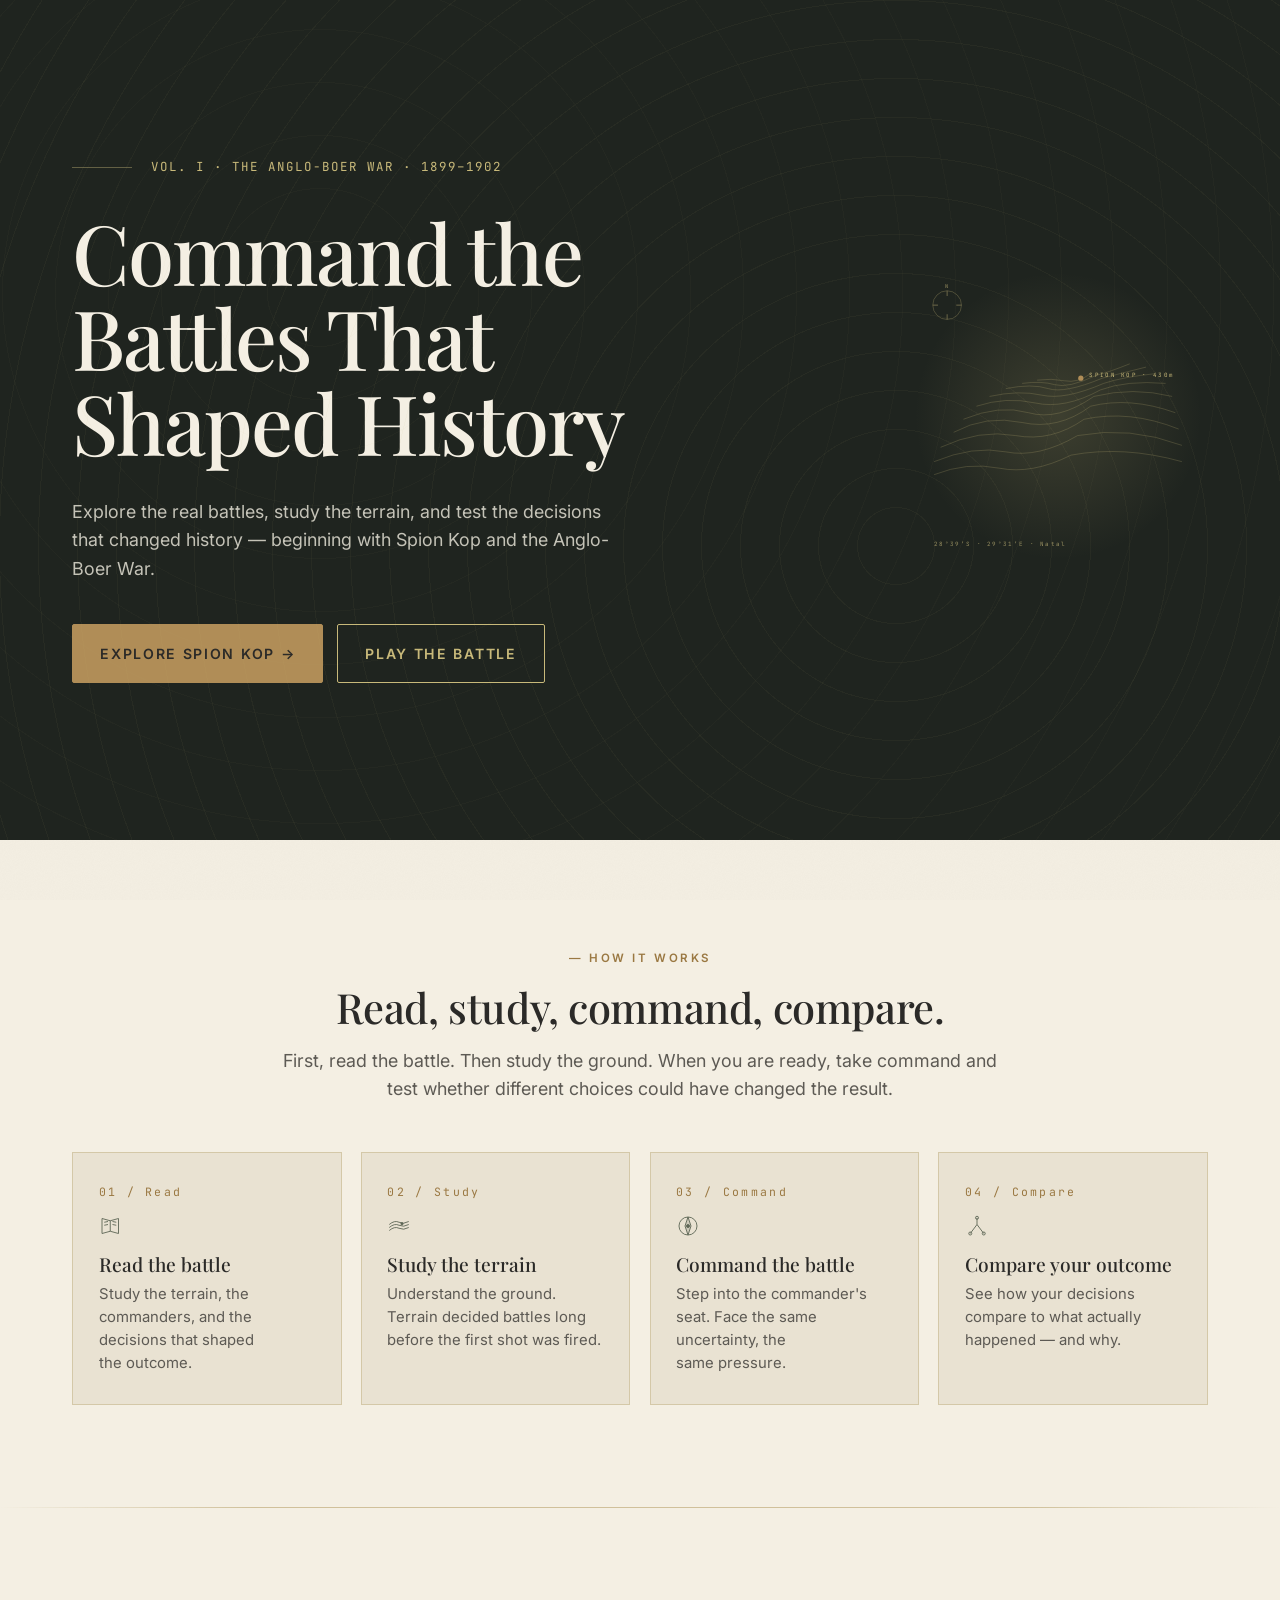
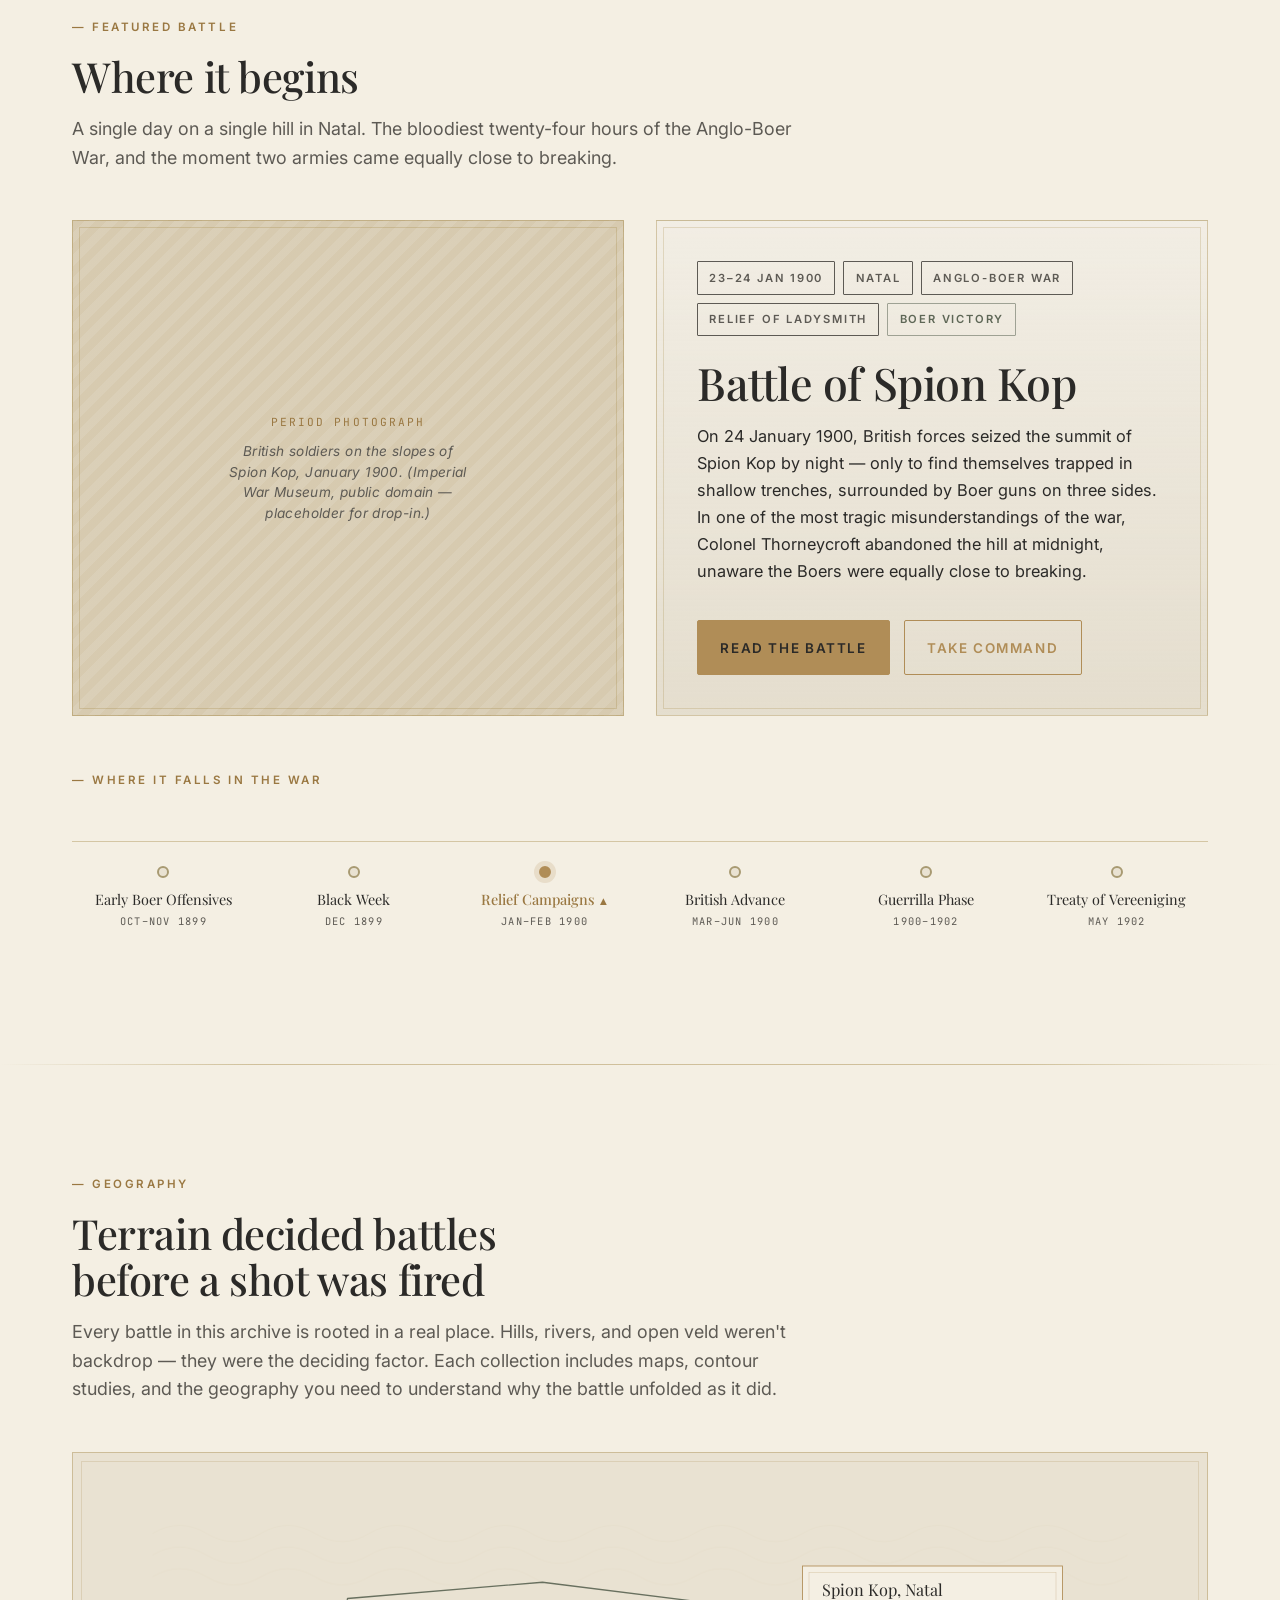
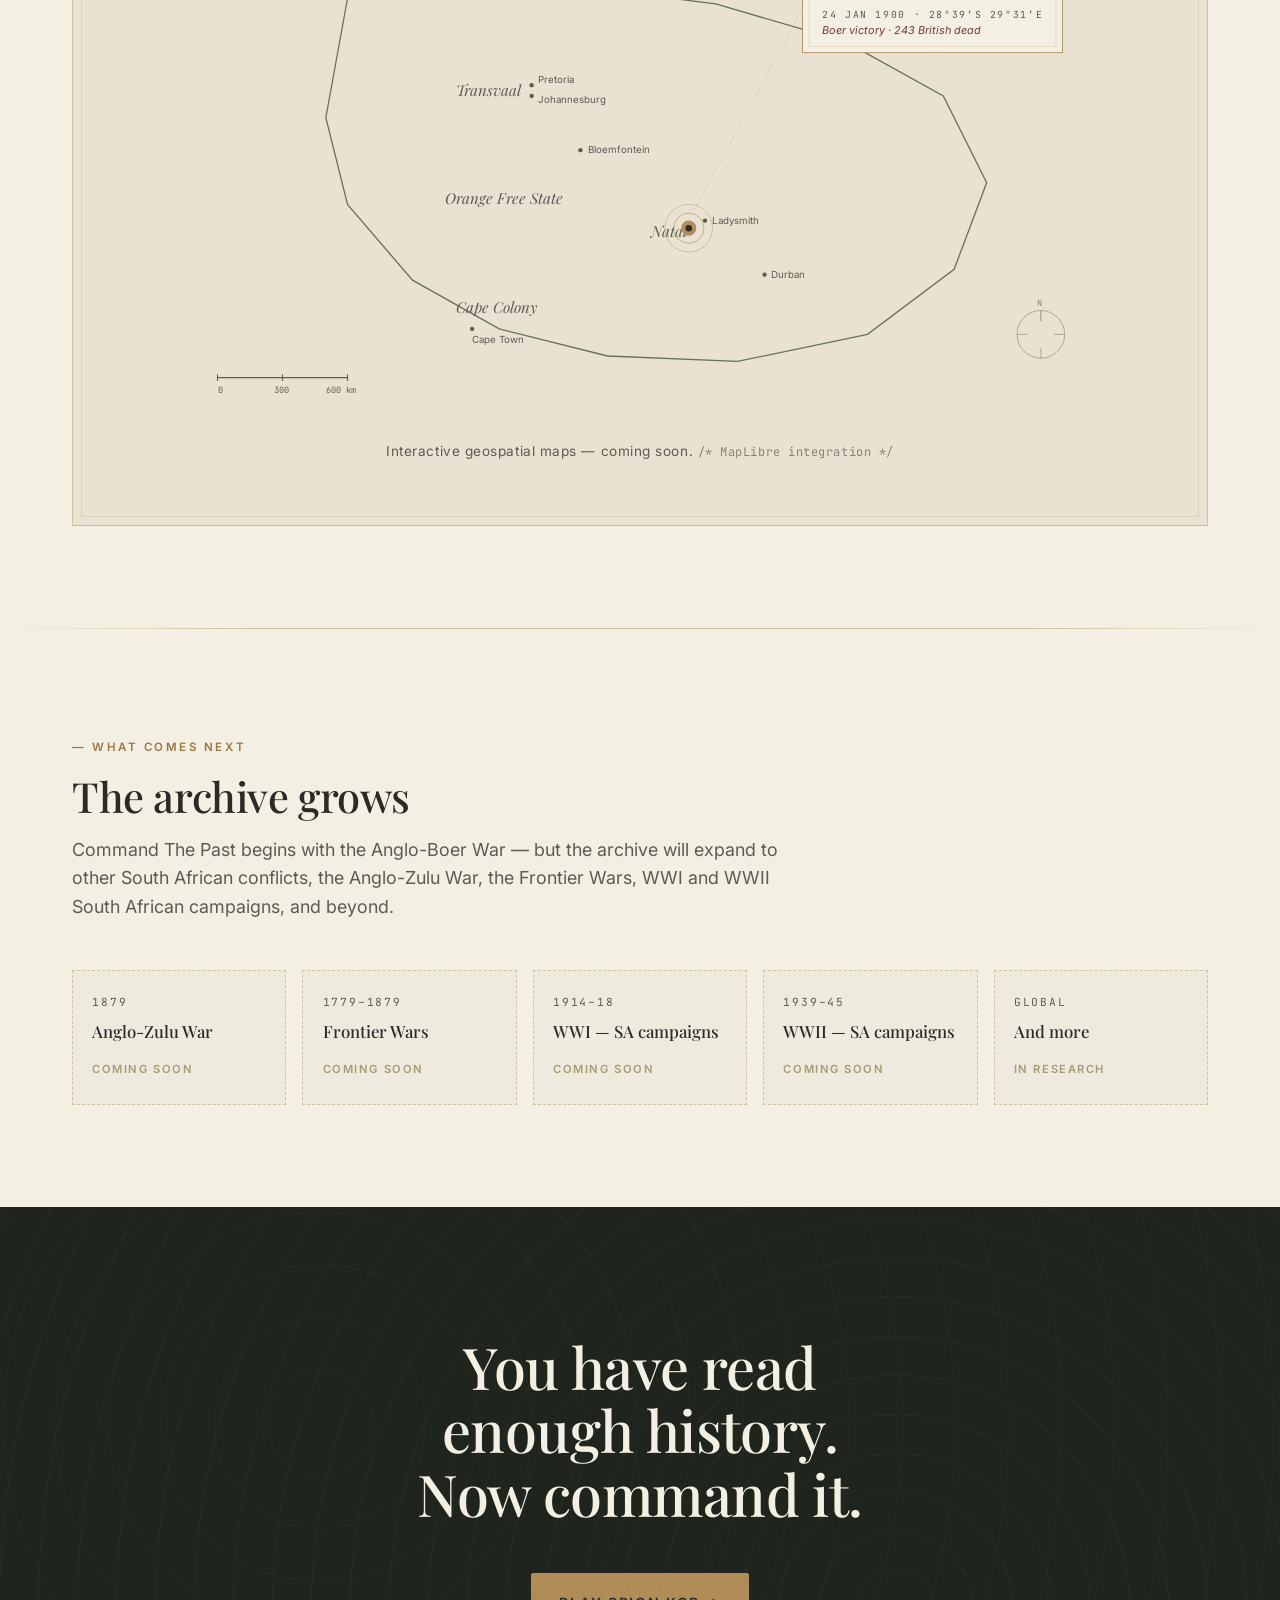
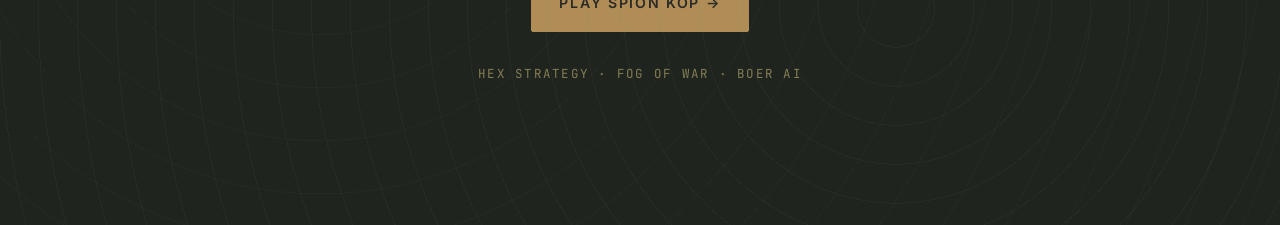
<file: index.html>
<!DOCTYPE html>
<html lang="en">
<head>
<meta charset="utf-8" />
<meta name="viewport" content="width=device-width, initial-scale=1" />
<title>Command The Past | Interactive Historical Battles</title>
<meta name="description" content="Learn the battles that shaped history, study the terrain, and test command decisions through interactive historical scenarios. Beginning with the Anglo-Boer War." />
<link rel="preconnect" href="https://fonts.googleapis.com" />
<link rel="preconnect" href="https://fonts.gstatic.com" crossorigin />
<link href="https://fonts.googleapis.com/css2?family=Playfair+Display:ital,wght@0,400;0,500;0,700;1,400&family=Cormorant+Garamond:wght@400;500;600&family=EB+Garamond:wght@400;500&family=Inter:wght@400;500;600&family=JetBrains+Mono:wght@400;500&display=swap" rel="stylesheet" />
<link rel="stylesheet" href="styles.css" />
<style>
  /* Homepage-specific */
  .hero {
    min-height: calc(100vh - 60px);
    display: flex;
    align-items: center;
    padding: 6rem 0;
  }
  .hero-grid {
    display: grid;
    grid-template-columns: 1.4fr 1fr;
    gap: 5rem;
    align-items: center;
  }
  .hero h1 {
    font-size: clamp(2.8rem, 6.5vw, 5.4rem);
    letter-spacing: -0.025em;
    line-height: 1.02;
  }
  .hero .lede {
    font-size: clamp(1.1rem, 1.4vw, 1.25rem);
    color: rgba(244,239,227,0.78);
    max-width: 52ch;
    margin: 1.5rem 0 2.5rem;
  }
  .hero-ridge {
    position: relative;
    aspect-ratio: 1/1;
    max-width: 460px;
    margin-left: auto;
  }
  .hero-ridge svg { width: 100%; height: 100%; }
  .hero-meta-line {
    display: flex;
    align-items: center;
    gap: 1.2rem;
    color: var(--gold-light);
    font-family: var(--mono);
    font-size: 0.78rem;
    letter-spacing: 0.16em;
    text-transform: uppercase;
    margin-bottom: 2rem;
  }
  .hero-meta-line .line {
    flex: 0 0 60px;
    height: 1px;
    background: var(--gold-light);
    opacity: 0.4;
  }
  @media (max-width: 880px) {
    .hero-grid { grid-template-columns: 1fr; gap: 3rem; }
    .hero-ridge { max-width: 320px; margin: 0 auto; }
  }

  /* ============================================================
     Tweakable controls — Voice, Hero, Aesthetic mood
     ============================================================ */

  /* Voice: show only the active variant of any [data-voice-content] */
  [data-voice-content] { display: none; }
  body[data-voice="editorial"] [data-voice-content="editorial"],
  body[data-voice="briefing"] [data-voice-content="briefing"],
  body[data-voice="reverent"] [data-voice-content="reverent"] { display: block; }

  /* Hero composition: show only the active hero artwork */
  [data-hero-art] { display: none; }
  body[data-hero="topo"] [data-hero-art="topo"],
  body[data-hero="rollcall"] [data-hero-art="rollcall"],
  body[data-hero="map"] [data-hero-art="map"] { display: block; }

  /* ----- Roll Call hero ----- */
  .hero-rollcall {
    aspect-ratio: 3/4;
    max-width: 360px;
    margin-left: auto;
    padding: 2.5rem 2rem;
    border: 1px solid rgba(200,185,122,0.35);
    outline: 1px solid rgba(200,185,122,0.15);
    outline-offset: -8px;
    background: rgba(0,0,0,0.18);
    display: flex;
    flex-direction: column;
    justify-content: center;
  }
  .hero-rollcall .head {
    font-family: var(--mono);
    font-size: 0.7rem;
    letter-spacing: 0.22em;
    text-transform: uppercase;
    color: var(--gold-light);
    opacity: 0.7;
    margin-bottom: 0.5rem;
    text-align: center;
  }
  .hero-rollcall .head .line {
    display: block;
    height: 1px; width: 30%; margin: 0.6rem auto 1.2rem;
    background: var(--gold-light);
    opacity: 0.45;
  }
  .hero-rollcall ol {
    list-style: none;
    padding: 0;
    margin: 0;
    color: var(--parchment);
    text-align: center;
  }
  .hero-rollcall ol li {
    padding: 0.45rem 0;
    border-bottom: 1px dashed rgba(200,185,122,0.18);
    font-family: var(--serif);
    font-size: 1.05rem;
    font-style: italic;
    letter-spacing: 0.01em;
  }
  .hero-rollcall ol li:last-child { border-bottom: 0; }
  .hero-rollcall ol li small {
    display: block;
    font-family: var(--mono);
    font-style: normal;
    font-size: 0.62rem;
    letter-spacing: 0.18em;
    text-transform: uppercase;
    color: var(--khaki);
    margin-top: 0.15rem;
  }
  .hero-rollcall .foot {
    margin-top: 1.2rem;
    font-family: var(--mono);
    font-size: 0.66rem;
    letter-spacing: 0.18em;
    text-transform: uppercase;
    color: var(--khaki);
    text-align: center;
    opacity: 0.7;
  }

  /* ----- Field Map hero ----- */
  .hero-map { aspect-ratio: 1/1; max-width: 460px; margin-left: auto; }
  .hero-map svg { width: 100%; height: 100%; display: block; }

  /* ============================================================
     Aesthetic moods
     ============================================================ */

  /* Atlas (default) — no change */

  /* Field Dispatch — dark on dark, briefing-paper feel everywhere */
  body[data-mood="dispatch"] {
    background: #181c18;
    color: var(--parchment);
  }
  body[data-mood="dispatch"]::before {
    opacity: 0.5;
    mix-blend-mode: overlay;
  }
  body[data-mood="dispatch"] section:not(.command):not(.final-cta) { background: transparent; }
  body[data-mood="dispatch"] h1,
  body[data-mood="dispatch"] h2,
  body[data-mood="dispatch"] h3 { color: var(--parchment); }
  body[data-mood="dispatch"] .lede { color: rgba(244,239,227,0.7); }
  body[data-mood="dispatch"] .eyebrow { color: var(--gold-light); }
  body[data-mood="dispatch"] .section-divider {
    background: linear-gradient(to right, transparent, rgba(200,185,122,0.4) 20%, rgba(200,185,122,0.4) 80%, transparent);
  }
  body[data-mood="dispatch"] .card-paper,
  body[data-mood="dispatch"] .how-card,
  body[data-mood="dispatch"] .map-preview,
  body[data-mood="dispatch"] .future-card {
    background: rgba(244,239,227,0.04);
    border-color: rgba(200,185,122,0.22);
    color: var(--parchment);
    outline-color: rgba(200,185,122,0.1);
  }
  body[data-mood="dispatch"] .featured-card h2,
  body[data-mood="dispatch"] .how-card h4,
  body[data-mood="dispatch"] .future-card h5 { color: var(--parchment); }
  body[data-mood="dispatch"] .how-card p,
  body[data-mood="dispatch"] .featured-card p { color: rgba(244,239,227,0.7); }
  body[data-mood="dispatch"] .timeline-node .label { color: var(--parchment); }
  body[data-mood="dispatch"] .timeline-node .dot { background: #181c18; border-color: var(--khaki); }
  body[data-mood="dispatch"] .stamp { color: var(--gold-light); border-color: rgba(200,185,122,0.45); }
  body[data-mood="dispatch"] .stamp.boer { color: #9ec79e; border-color: rgba(158,199,158,0.45); }
  body[data-mood="dispatch"] .image-slot {
    background:
      repeating-linear-gradient(135deg, rgba(200,185,122,0.07), rgba(200,185,122,0.07) 8px, rgba(200,185,122,0.02) 8px, rgba(200,185,122,0.02) 16px),
      rgba(244,239,227,0.04);
    color: var(--gold-light);
    border-color: rgba(200,185,122,0.25);
  }
  body[data-mood="dispatch"] .image-slot .label { color: var(--gold-light); }
  body[data-mood="dispatch"] .image-slot .desc { color: rgba(244,239,227,0.55); }
  body[data-mood="dispatch"] .image-slot::before { border-color: rgba(200,185,122,0.18); }
  body[data-mood="dispatch"] .map-svg rect[fill="#e9e2d2"],
  body[data-mood="dispatch"] .map-svg path[fill="#e9e2d2"] { fill: #2a312a; }
  body[data-mood="dispatch"] .map-svg text { fill: rgba(244,239,227,0.8); }
  body[data-mood="dispatch"] .btn-secondary {
    color: var(--gold-light);
    border-color: var(--gold-light);
  }

  /* Memorial — cool grey, solemn, minimal */
  body[data-mood="memorial"] {
    background: #ebe9e4;
    --paper: #f4f2ed;
    --paper-deep: #dedbd3;
    --ink: #2a2c30;
    --muted: #5b5e64;
    --brass: #6f7480;
    --brass-deep: #4b4f59;
    --gold: #6f7480;
    --gold-light: #c5c8d0;
    --serif: 'EB Garamond', Georgia, serif;
    --section-y: clamp(6.5rem, 11vw, 10rem);
  }
  body[data-mood="memorial"]::before { opacity: 0.18; }
  body[data-mood="memorial"] .command { background: #1b1d22; }
  body[data-mood="memorial"] .contour-bg { display: none; }
  body[data-mood="memorial"] .stamp,
  body[data-mood="memorial"] .stamp.command-stamp { border-color: rgba(91,94,100,0.35); color: var(--muted); }
  body[data-mood="memorial"] .section-divider {
    background: linear-gradient(to right, transparent, rgba(91,94,100,0.4) 20%, rgba(91,94,100,0.4) 80%, transparent);
  }
  body[data-mood="memorial"] .how-card,
  body[data-mood="memorial"] .featured-card,
  body[data-mood="memorial"] .future-card,
  body[data-mood="memorial"] .map-preview {
    border-color: rgba(91,94,100,0.2);
    outline-color: rgba(91,94,100,0.12);
    box-shadow: none;
  }
  body[data-mood="memorial"] .btn-primary {
    background: var(--ink);
    color: var(--paper);
    border-color: var(--ink);
  }
  body[data-mood="memorial"] .btn-primary:hover { background: var(--brass-deep); border-color: var(--brass-deep); }
  body[data-mood="memorial"] .btn-secondary { color: var(--ink); border-color: var(--ink); }
  body[data-mood="memorial"] .hero-meta-line { color: rgba(244,239,227,0.55); }
  body[data-mood="memorial"] .hero-meta-line .line { background: rgba(244,239,227,0.4); }
  body[data-mood="memorial"] .timeline-node .dot { border-color: var(--muted); }
  body[data-mood="memorial"] .timeline-node.active .dot {
    background: var(--ink); border-color: var(--ink);
    box-shadow: 0 0 0 6px rgba(42,44,48,0.1);
  }
  body[data-mood="memorial"] .timeline-node.active .label { color: var(--ink); }
  body[data-mood="memorial"] .image-slot {
    background:
      repeating-linear-gradient(135deg, rgba(91,94,100,0.06), rgba(91,94,100,0.06) 8px, rgba(91,94,100,0.02) 8px, rgba(91,94,100,0.02) 16px),
      var(--paper);
  }
  body[data-mood="memorial"] .map-svg path[fill="#e9e2d2"] { fill: #d8d5cd; }
  body[data-mood="memorial"] .map-svg path[stroke="#5e6756"] { stroke: #6f7480; }
  body[data-mood="memorial"] .map-svg circle[fill="#b08d57"] { fill: #4b4f59; }

  /* ============================================================
     Tweaks panel — rich, multi-control
     ============================================================ */

  #tweaks-toggle-rich {
    position: fixed;
    bottom: 1.25rem; right: 1.25rem;
    z-index: 99;
    background: var(--command);
    color: var(--gold-light);
    border: 1px solid rgba(200,185,122,0.4);
    padding: 0.7rem 1rem;
    font-family: var(--sans);
    font-size: 0.74rem;
    font-weight: 600;
    letter-spacing: 0.14em;
    text-transform: uppercase;
    cursor: pointer;
    display: inline-flex;
    align-items: center;
    gap: 0.6rem;
    border-radius: 1px;
  }
  #tweaks-toggle-rich .dot {
    width: 7px; height: 7px; border-radius: 50%;
    background: var(--brass);
  }
  #tweaks-panel-rich {
    position: fixed;
    bottom: 5rem; right: 1.25rem;
    z-index: 100;
    width: 320px;
    background: var(--command);
    color: var(--parchment);
    border: 1px solid rgba(200,185,122,0.4);
    outline: 1px solid rgba(200,185,122,0.18);
    outline-offset: -6px;
    box-shadow: 0 18px 50px rgba(0,0,0,0.45);
    display: none;
  }
  #tweaks-panel-rich.open { display: block; }
  #tweaks-panel-rich .tp-head {
    display: flex;
    justify-content: space-between;
    align-items: center;
    padding: 1rem 1.2rem 0.7rem;
    border-bottom: 1px solid rgba(200,185,122,0.18);
  }
  #tweaks-panel-rich .tp-head h6 {
    font-family: var(--serif);
    font-size: 1.05rem;
    margin: 0;
    color: var(--parchment);
  }
  #tweaks-panel-rich .tp-head .sub {
    font-family: var(--mono);
    font-size: 0.62rem;
    letter-spacing: 0.18em;
    text-transform: uppercase;
    color: var(--gold-light);
    opacity: 0.7;
    display: block;
    margin-top: 0.15rem;
  }
  #tweaks-panel-rich .close-x {
    background: transparent; border: 0; color: var(--gold-light);
    font-size: 1.2rem; cursor: pointer; padding: 0 0.2rem;
  }
  #tweaks-panel-rich .tp-section {
    padding: 0.95rem 1.2rem 1.1rem;
    border-bottom: 1px solid rgba(200,185,122,0.12);
  }
  #tweaks-panel-rich .tp-section:last-child { border-bottom: 0; }
  #tweaks-panel-rich .tp-label {
    font-family: var(--mono);
    font-size: 0.66rem;
    letter-spacing: 0.2em;
    text-transform: uppercase;
    color: var(--gold-light);
    opacity: 0.75;
    margin-bottom: 0.7rem;
    display: flex;
    justify-content: space-between;
    align-items: baseline;
  }
  #tweaks-panel-rich .tp-label .hint {
    font-family: var(--serif);
    font-style: italic;
    text-transform: none;
    font-size: 0.72rem;
    letter-spacing: 0;
    color: rgba(244,239,227,0.55);
  }
  #tweaks-panel-rich .opt-row {
    display: grid;
    grid-template-columns: repeat(3, 1fr);
    gap: 0.4rem;
  }
  #tweaks-panel-rich .opt {
    padding: 0.55rem 0.4rem;
    background: rgba(244,239,227,0.04);
    border: 1px solid rgba(200,185,122,0.25);
    color: rgba(244,239,227,0.7);
    font-family: var(--sans);
    font-size: 0.72rem;
    font-weight: 500;
    letter-spacing: 0.04em;
    cursor: pointer;
    text-align: center;
    transition: all 0.15s;
    border-radius: 1px;
    line-height: 1.3;
  }
  #tweaks-panel-rich .opt small {
    display: block;
    font-family: var(--mono);
    font-size: 0.58rem;
    letter-spacing: 0.14em;
    text-transform: uppercase;
    opacity: 0.55;
    margin-bottom: 0.18rem;
  }
  #tweaks-panel-rich .opt:hover {
    border-color: var(--brass);
    color: var(--parchment);
  }
  #tweaks-panel-rich .opt.active {
    background: var(--brass);
    color: var(--ink);
    border-color: var(--brass);
  }
  #tweaks-panel-rich .opt.active small { opacity: 0.7; }
  #tweaks-panel-rich .tp-foot {
    padding: 0.7rem 1.2rem;
    font-family: var(--mono);
    font-size: 0.62rem;
    letter-spacing: 0.14em;
    text-transform: uppercase;
    color: rgba(244,239,227,0.45);
    display: flex;
    justify-content: space-between;
    align-items: center;
  }
  #tweaks-panel-rich .tp-foot button {
    background: transparent;
    border: 1px solid rgba(200,185,122,0.3);
    color: var(--gold-light);
    padding: 0.35rem 0.6rem;
    font-family: var(--mono);
    font-size: 0.62rem;
    letter-spacing: 0.14em;
    text-transform: uppercase;
    cursor: pointer;
    border-radius: 1px;
  }
  #tweaks-panel-rich .tp-foot button:hover { background: rgba(200,185,122,0.1); }

  /* Featured battle */
  .featured-grid {
    display: flex;
    flex-direction: column;
    gap: 2rem;
  }
  .featured-image {
    width: 100%;
    min-height: 300px;
    max-height: 420px;
  }
  .featured-card {
    padding: 2rem;
    display: flex;
    flex-direction: column;
    justify-content: center;
  }
  .featured-card h2 { font-size: clamp(2rem, 3.5vw, 2.8rem); margin-bottom: 1rem; }

  /* How it works */
  .how-grid {
    display: grid;
    grid-template-columns: repeat(4, 1fr);
    gap: 1.2rem;
  }
  .how-card {
    padding: 1.8rem 1.6rem;
    background: var(--paper);
    border: 1px solid rgba(139,105,20,0.22);
    position: relative;
    transition: transform 0.25s, box-shadow 0.25s;
  }
  .how-card:hover { transform: translateY(-3px); box-shadow: 0 10px 30px rgba(0,0,0,0.06); }
  .how-card .num {
    font-family: var(--mono);
    font-size: 0.72rem;
    letter-spacing: 0.2em;
    color: var(--brass-deep);
  }
  .how-card .ico { margin: 0.8rem 0 1rem; width: 24px; height: 24px; min-width: 24px; min-height: 24px; max-width: 24px; max-height: 24px; color: var(--olive); display: block; flex-shrink: 0; }
  .how-card h4 { font-family: var(--serif); font-size: 1.2rem; text-transform: none; letter-spacing: 0; font-weight: 500; margin-bottom: 0.5rem; }
  .how-card p { color: var(--muted); font-size: 0.93rem; line-height: 1.55; margin: 0; }
  @media (max-width: 980px) { .how-grid { grid-template-columns: repeat(2, 1fr); } }
  @media (max-width: 560px) { .how-grid { grid-template-columns: 1fr; } }

  /* Timeline */
  .war-timeline {
    position: relative;
    padding: 2rem 0;
    overflow-x: auto;
  }
  .timeline-rail {
    display: grid;
    grid-template-columns: repeat(6, 1fr);
    position: relative;
    min-width: 560px;
    border-top: 1px solid rgba(139,105,20,0.3);
    padding-top: 1.5rem;
    gap: 0.5rem;
  }
  .timeline-node {
    text-align: center;
    position: relative;
    padding: 0 0.5rem;
  }
  .timeline-node .dot {
    width: 12px; height: 12px; border-radius: 50%;
    background: var(--paper);
    border: 2px solid var(--khaki);
    margin: 0 auto 0.75rem;
    position: relative;
    z-index: 2;
  }
  .timeline-node.active .dot {
    background: var(--brass);
    border-color: var(--brass);
    box-shadow: 0 0 0 5px rgba(176,141,87,0.18);
  }
  .timeline-node .label {
    font-family: var(--serif);
    font-size: 0.9rem;
    color: var(--ink);
    line-height: 1.3;
  }
  .timeline-node.active .label { color: var(--brass-deep); font-weight: 500; }
  .timeline-node .date {
    font-family: var(--mono);
    font-size: 0.65rem;
    letter-spacing: 0.12em;
    text-transform: uppercase;
    color: var(--muted);
    margin-top: 0.25rem;
  }
  .timeline-node.active .label { color: var(--brass-deep); font-weight: 500; }
  @media (max-width: 880px) {
    .war-timeline { overflow-x: auto; padding-bottom: 1rem; }
    .timeline-rail { min-width: 800px; }
  }

  /* Map preview */
  .map-preview {
    background: var(--paper);
    border: 1px solid rgba(139,105,20,0.3);
    outline: 1px solid rgba(139,105,20,0.15);
    outline-offset: -10px;
    padding: 3rem;
    position: relative;
  }
  .map-svg { width: 100%; height: auto; max-height: 520px; display: block; }

  /* Future collections */
  .future-grid {
    display: grid;
    grid-template-columns: repeat(5, 1fr);
    gap: 1rem;
  }
  .future-card {
    padding: 1.4rem 1.2rem;
    background: rgba(0,0,0,0.02);
    border: 1px dashed rgba(139,105,20,0.3);
    text-align: left;
  }
  .future-card h5 {
    font-family: var(--serif);
    font-size: 1.05rem;
    margin: 0.4rem 0 0.3rem;
    text-transform: none;
    letter-spacing: 0;
    color: var(--ink);
    font-weight: 500;
  }
  .future-card .meta {
    font-family: var(--mono);
    font-size: 0.7rem;
    letter-spacing: 0.16em;
    text-transform: uppercase;
    color: var(--muted);
  }
  .future-card .soon {
    display: inline-block;
    margin-top: 0.6rem;
    font-size: 0.7rem;
    font-weight: 600;
    letter-spacing: 0.14em;
    text-transform: uppercase;
    color: var(--khaki);
  }
  @media (max-width: 980px) { .future-grid { grid-template-columns: repeat(2, 1fr); } }

  /* Final CTA */
  .final-cta {
    text-align: center;
    padding: 8rem 0;
  }
  .final-cta h2 {
    font-size: clamp(2.2rem, 5vw, 3.6rem);
    max-width: 18ch;
    margin: 0 auto 2rem;
  }
</style>
</head>
<body data-screen-label="01 Homepage" data-skip-default-tweaks>

<div id="site-header"></div>

<!-- Hero -->
<section class="command hero">
  <div class="contour-bg"></div>
  <div class="container">
    <div class="hero-grid">
      <div>
        <div class="hero-meta-line fade-up">
          <span class="line"></span>
          <span>Vol. I · The Anglo-Boer War · 1899–1902</span>
        </div>
        <h1 class="fade-up d1">Command the Battles That Shaped History</h1>
        <p class="lede fade-up d2">
          Explore the real battles, study the terrain, and test the decisions
          that changed history — beginning with Spion Kop and the Anglo-Boer War.
        </p>
        <div class="btn-row fade-up d3">
          <a href="spion-kop.html" class="btn btn-primary btn-lg">Explore Spion Kop →</a>
          <a href="spion-kop-play.html" class="btn btn-secondary btn-lg">Play the Battle</a>
        </div>
      </div>
      <div class="hero-ridge fade-up d2" aria-hidden="true">
        <svg viewBox="0 0 460 460">
          <defs>
            <radialGradient id="ridgeGlow" cx="50%" cy="50%" r="50%">
              <stop offset="0%" stop-color="rgba(200,185,122,0.18)" />
              <stop offset="100%" stop-color="rgba(200,185,122,0)" />
            </radialGradient>
          </defs>
          <circle cx="230" cy="230" r="220" fill="url(#ridgeGlow)"/>
          <!-- Contour rings -->
          <g fill="none" stroke="#c8b97a" stroke-width="0.6" opacity="0.55">
            <path d="M40,320 Q90,300 140,310 T250,290 Q330,275 420,300" />
            <path d="M40,300 Q100,275 150,285 T260,260 Q340,245 420,275" />
            <path d="M50,278 Q110,250 165,260 T270,235 Q340,220 415,250" />
            <path d="M70,255 Q120,228 175,240 T280,215 Q340,200 410,225" />
            <path d="M85,235 Q140,212 185,225 T285,200 Q345,185 405,200" />
            <path d="M105,215 Q150,200 195,210 T295,190 Q335,175 395,180" />
            <path d="M125,200 Q170,190 205,198 T300,180 Q330,170 380,165" />
            <path d="M150,188 Q190,180 215,188 T298,172 Q325,165 365,155" />
            <path d="M175,180 Q205,176 225,182 T288,168 Q310,162 340,150" />
            <path d="M198,175 Q220,172 240,176 T280,165" />
          </g>
          <!-- Summit dot -->
          <circle cx="265" cy="172" r="4" fill="#b08d57"/>
          <text x="278" y="170" font-family="JetBrains Mono, monospace" font-size="9"
            letter-spacing="2" fill="#c8b97a">SPION KOP · 430m</text>
          <!-- Compass mark -->
          <g transform="translate(60,60)" stroke="#c8b97a" fill="none" opacity="0.7">
            <circle r="22" stroke-width="0.6"/>
            <line x1="0" y1="-22" x2="0" y2="-14" />
            <text x="-4" y="-26" font-family="JetBrains Mono, monospace" font-size="8" fill="#c8b97a" stroke="none">N</text>
            <line x1="0" y1="14" x2="0" y2="22" />
            <line x1="-22" y1="0" x2="-14" y2="0" />
            <line x1="14" y1="0" x2="22" y2="0" />
          </g>
          <!-- Coordinate label -->
          <text x="40" y="430" font-family="JetBrains Mono, monospace" font-size="9"
            letter-spacing="2" fill="rgba(200,185,122,0.7)">28°39′S · 29°31′E · Natal</text>
        </svg>
      </div>
    </div>
  </div>
</section>

<!-- How it works -->
<section data-reveal>
  <div class="container">
    <div class="section-head centered">
      <div class="eyebrow">— How It Works</div>
      <h2>Read, study, command, compare.</h2>
      <p class="lede">First, read the battle. Then study the ground. When you are ready, take command and test whether different choices could have changed the result.</p>
    </div>

    <div class="how-grid">
      <article class="how-card">
        <div class="num">01 / Read</div>
        <svg class="ico" viewBox="0 0 32 32" width="24" height="24" fill="none" stroke="currentColor" stroke-width="1.2" aria-hidden="true">
          <path d="M4 6 L4 26 L15 23 L26 26 L26 6 L15 9 Z" />
          <line x1="15" y1="9" x2="15" y2="23" />
          <line x1="7" y1="11" x2="12" y2="10" />
          <line x1="7" y1="15" x2="12" y2="14" />
          <line x1="18" y1="10" x2="23" y2="11" />
          <line x1="18" y1="14" x2="23" y2="15" />
        </svg>
        <h4>Read the battle</h4>
        <p>Study the terrain, the commanders, and the decisions that shaped the outcome.</p>
      </article>

      <article class="how-card">
        <div class="num">02 / Study</div>
        <svg class="ico" viewBox="0 0 32 32" width="24" height="24" fill="none" stroke="currentColor" stroke-width="1.2" aria-hidden="true">
          <path d="M3 22 Q10 16 16 19 T29 18" />
          <path d="M3 18 Q10 12 16 15 T29 14" />
          <path d="M3 14 Q10 8 16 11 T29 10" />
          <circle cx="20" cy="13" r="1.5" fill="currentColor"/>
        </svg>
        <h4>Study the terrain</h4>
        <p>Understand the ground. Terrain decided battles long before the first shot was fired.</p>
      </article>

      <article class="how-card">
        <div class="num">03 / Command</div>
        <svg class="ico" viewBox="0 0 32 32" width="24" height="24" fill="none" stroke="currentColor" stroke-width="1.2" aria-hidden="true">
          <circle cx="16" cy="16" r="12" />
          <path d="M16 4 L20 16 L16 28 L12 16 Z" fill="currentColor" fill-opacity="0.2" />
          <circle cx="16" cy="16" r="2" fill="currentColor"/>
        </svg>
        <h4>Command the battle</h4>
        <p>Step into the commander's seat. Face the same uncertainty, the same pressure.</p>
      </article>

      <article class="how-card">
        <div class="num">04 / Compare</div>
        <svg class="ico" viewBox="0 0 32 32" width="24" height="24" fill="none" stroke="currentColor" stroke-width="1.2" aria-hidden="true">
          <path d="M16 5 L16 14" />
          <path d="M16 14 L7 26" />
          <path d="M16 14 L25 26" />
          <circle cx="16" cy="5" r="2" />
          <circle cx="7" cy="26" r="2" />
          <circle cx="25" cy="26" r="2" />
        </svg>
        <h4>Compare your outcome</h4>
        <p>See how your decisions compare to what actually happened — and why.</p>
      </article>
    </div>
  </div>
</section>

<hr class="section-divider" />

<!-- Featured Battle -->
<section data-reveal>
  <div class="container">
    <div class="section-head">
      <div class="eyebrow">— Featured Battle</div>
      <h2>Where it begins</h2>
      <p class="lede">A single day on a single hill in Natal. The bloodiest twenty-four hours of the Anglo-Boer War, and the moment two armies came equally close to breaking.</p>
    </div>

    <div style="display:flex; flex-wrap:wrap; gap:2rem; align-items:stretch;">
      <div class="image-slot" style="flex:1 1 340px; min-height:320px;">
        <span class="label">Period photograph</span>
        <span class="desc">British soldiers on the slopes of Spion Kop, January 1900. (Imperial War Museum, public domain — placeholder for drop-in.)</span>
      </div>
      <div class="card-paper" style="flex:1 1 340px; padding:2.5rem; display:flex; flex-direction:column; justify-content:center;">
        <div class="chip-row" style="margin-bottom:1.4rem;">
          <span class="stamp">23–24 Jan 1900</span>
          <span class="stamp">Natal</span>
          <span class="stamp">Anglo-Boer War</span>
          <span class="stamp">Relief of Ladysmith</span>
          <span class="stamp boer tilt">Boer Victory</span>
        </div>
        <h2 style="font-size:clamp(2rem,3.5vw,2.8rem);margin-bottom:1rem;">Battle of Spion Kop</h2>
        <p style="font-size:1.02rem;">
          On 24 January 1900, British forces seized the summit of Spion Kop by night — only to find themselves trapped in shallow trenches, surrounded by Boer guns on three sides. In one of the most tragic misunderstandings of the war, Colonel Thorneycroft abandoned the hill at midnight, unaware the Boers were equally close to breaking.
        </p>
        <div class="btn-row" style="margin-top:1.2rem;">
          <a href="spion-kop-learn.html" class="btn btn-primary">Read the Battle</a>
          <a href="spion-kop-play.html" class="btn btn-secondary">Take Command</a>
        </div>
      </div>
    </div>

    <!-- War timeline — nested as context for the featured battle -->
    <div style="margin-top:3rem;">
      <div class="eyebrow" style="margin-bottom:1.2rem;">— Where it falls in the war</div>
      <div class="war-timeline">
        <div class="timeline-rail">
          <div class="timeline-node">
            <div class="dot"></div>
            <div class="label">Early Boer Offensives</div>
            <div class="date">Oct–Nov 1899</div>
          </div>
          <div class="timeline-node">
            <div class="dot"></div>
            <div class="label">Black Week</div>
            <div class="date">Dec 1899</div>
          </div>
          <div class="timeline-node active">
            <div class="dot"></div>
            <div class="label">Relief Campaigns ▲</div>
            <div class="date">Jan–Feb 1900</div>
          </div>
          <div class="timeline-node">
            <div class="dot"></div>
            <div class="label">British Advance</div>
            <div class="date">Mar–Jun 1900</div>
          </div>
          <div class="timeline-node">
            <div class="dot"></div>
            <div class="label">Guerrilla Phase</div>
            <div class="date">1900–1902</div>
          </div>
          <div class="timeline-node">
            <div class="dot"></div>
            <div class="label">Treaty of Vereeniging</div>
            <div class="date">May 1902</div>
          </div>
        </div>
      </div>
    </div>
  </div>
</section>

<hr class="section-divider" />

<!-- Geography / Map -->
<section data-reveal>
  <div class="container">
    <div class="section-head">
      <div class="eyebrow">— Geography</div>
      <h2>Terrain decided battles before a shot was fired</h2>
      <p class="lede">Every battle in this archive is rooted in a real place. Hills, rivers, and open veld weren't backdrop — they were the deciding factor. Each collection includes maps, contour studies, and the geography you need to understand why the battle unfolded as it did.</p>
    </div>

    <div class="map-preview">
      <svg class="map-svg" viewBox="0 0 900 480" role="img" aria-labelledby="mapTitle">
        <title id="mapTitle">Southern Africa with Spion Kop marker</title>
        <defs>
          <pattern id="contourLines" patternUnits="userSpaceOnUse" width="100" height="100">
            <path d="M0 50 Q25 35 50 50 T100 50" fill="none" stroke="#8b6914" stroke-width="0.3" opacity="0.18"/>
            <path d="M0 70 Q25 55 50 70 T100 70" fill="none" stroke="#8b6914" stroke-width="0.3" opacity="0.18"/>
            <path d="M0 30 Q25 15 50 30 T100 30" fill="none" stroke="#8b6914" stroke-width="0.3" opacity="0.18"/>
          </pattern>
        </defs>
        <rect width="900" height="480" fill="url(#contourLines)" opacity="0.5"/>

        <!-- Stylised southern Africa outline -->
        <path d="M180 90 L360 75 L520 95 L640 130 L730 180 L770 260 L740 340 L660 400 L540 425 L420 420 L320 395 L240 350 L180 280 L160 200 Z"
              fill="#e9e2d2" stroke="#5e6756" stroke-width="1.2" opacity="0.92"/>

        <!-- Regions -->
        <text x="280" y="180" font-family="Playfair Display" font-style="italic" font-size="14" fill="#5d5a54">Transvaal</text>
        <text x="270" y="280" font-family="Playfair Display" font-style="italic" font-size="14" fill="#5d5a54">Orange Free State</text>
        <text x="460" y="310" font-family="Playfair Display" font-style="italic" font-size="14" fill="#5d5a54">Natal</text>
        <text x="280" y="380" font-family="Playfair Display" font-style="italic" font-size="14" fill="#5d5a54">Cape Colony</text>

        <!-- Cities -->
        <g font-family="Inter, sans-serif" font-size="9" fill="#5d5a54">
          <circle cx="395" cy="230" r="2" fill="#5d5a54"/><text x="402" y="233">Bloemfontein</text>
          <circle cx="350" cy="170" r="2" fill="#5d5a54"/><text x="356" y="168">Pretoria</text>
          <circle cx="350" cy="180" r="2" fill="#5d5a54"/><text x="356" y="186">Johannesburg</text>
          <circle cx="510" cy="295" r="2" fill="#5d5a54"/><text x="516" y="298">Ladysmith</text>
          <circle cx="565" cy="345" r="2" fill="#5d5a54"/><text x="571" y="348">Durban</text>
          <circle cx="295" cy="395" r="2" fill="#5d5a54"/><text x="295" y="408">Cape Town</text>
        </g>

        <!-- Spion Kop marker -->
        <g transform="translate(495,302)">
          <circle r="22" fill="none" stroke="#b08d57" stroke-width="0.8" opacity="0.5"/>
          <circle r="14" fill="none" stroke="#b08d57" stroke-width="0.8" opacity="0.7"/>
          <circle r="7" fill="#b08d57"/>
          <circle r="3" fill="#2b2a28"/>
        </g>

        <!-- Marker connector -->
        <line x1="500" y1="285" x2="600" y2="100" stroke="#b08d57" stroke-width="0.6" opacity="0.5" stroke-dasharray="2 3"/>

        <!-- Marker label card -->
        <g transform="translate(600,60)">
          <rect width="240" height="80" fill="#f4efe3" stroke="#b08d57" stroke-width="0.8"/>
          <rect x="6" y="6" width="228" height="68" fill="none" stroke="#b08d57" stroke-width="0.4" opacity="0.5"/>
          <text x="18" y="28" font-family="Playfair Display" font-size="15" fill="#2b2a28">Spion Kop, Natal</text>
          <text x="18" y="48" font-family="JetBrains Mono, monospace" font-size="9" letter-spacing="1.5" fill="#5d5a54">24 JAN 1900 · 28°39′S 29°31′E</text>
          <text x="18" y="63" font-family="Inter, sans-serif" font-size="10" font-style="italic" fill="#6e3b36">Boer victory · 243 British dead</text>
        </g>

        <!-- Compass -->
        <g transform="translate(820,400)" fill="none" stroke="#5e6756" opacity="0.7">
          <circle r="22" stroke-width="0.6"/>
          <line x1="0" y1="-22" x2="0" y2="-12" stroke-width="0.8"/>
          <line x1="0" y1="12" x2="0" y2="22" stroke-width="0.6"/>
          <line x1="-22" y1="0" x2="-12" y2="0" stroke-width="0.6"/>
          <line x1="12" y1="0" x2="22" y2="0" stroke-width="0.6"/>
          <text x="-4" y="-26" font-family="JetBrains Mono, monospace" font-size="8" fill="#5e6756" stroke="none">N</text>
        </g>

        <!-- Scale -->
        <g transform="translate(60,440)" font-family="JetBrains Mono, monospace" font-size="8" fill="#5d5a54">
          <line x1="0" y1="0" x2="120" y2="0" stroke="#5d5a54" stroke-width="1"/>
          <line x1="0" y1="-3" x2="0" y2="3" stroke="#5d5a54"/>
          <line x1="60" y1="-3" x2="60" y2="3" stroke="#5d5a54"/>
          <line x1="120" y1="-3" x2="120" y2="3" stroke="#5d5a54"/>
          <text x="0" y="14">0</text>
          <text x="52" y="14">300</text>
          <text x="100" y="14">600 km</text>
        </g>
      </svg>

      <p class="muted" style="text-align:center;font-size:0.85rem;margin-top:1.2rem;letter-spacing:0.04em;">
        Interactive geospatial maps — coming soon. <span style="font-family:var(--mono);font-size:0.75rem;opacity:0.7;">/* MapLibre integration */</span>
      </p>
    </div>
  </div>
</section>

<hr class="section-divider" />

<!-- Future collections -->
<section data-reveal>
  <div class="container">
    <div class="section-head">
      <div class="eyebrow">— What Comes Next</div>
      <h2>The archive grows</h2>
      <p class="lede">Command The Past begins with the Anglo-Boer War — but the archive will expand to other South African conflicts, the Anglo-Zulu War, the Frontier Wars, WWI and WWII South African campaigns, and beyond.</p>
    </div>

    <div class="future-grid">
      <div class="future-card">
        <div class="meta">1879</div>
        <h5>Anglo-Zulu War</h5>
        <span class="soon">Coming soon</span>
      </div>
      <div class="future-card">
        <div class="meta">1779–1879</div>
        <h5>Frontier Wars</h5>
        <span class="soon">Coming soon</span>
      </div>
      <div class="future-card">
        <div class="meta">1914–18</div>
        <h5>WWI — SA campaigns</h5>
        <span class="soon">Coming soon</span>
      </div>
      <div class="future-card">
        <div class="meta">1939–45</div>
        <h5>WWII — SA campaigns</h5>
        <span class="soon">Coming soon</span>
      </div>
      <div class="future-card">
        <div class="meta">Global</div>
        <h5>And more</h5>
        <span class="soon">In research</span>
      </div>
    </div>
  </div>
</section>

<!-- Final CTA -->
<section class="command final-cta">
  <div class="contour-bg"></div>
  <div class="container">
    <h2>You have read enough history.<br/>Now command it.</h2>
    <a href="spion-kop-play.html" class="btn btn-primary btn-lg" style="margin-top:1rem;">Play Spion Kop →</a>
    <p class="muted" style="margin-top:2rem;font-family:var(--mono);font-size:0.78rem;letter-spacing:0.18em;text-transform:uppercase;color:rgba(200,185,122,0.6);">
      Hex strategy · Fog of war · Boer AI
    </p>
  </div>
</section>

<div id="site-footer"></div>

<script src="partials.js"></script>
</body>
</html>
</file>
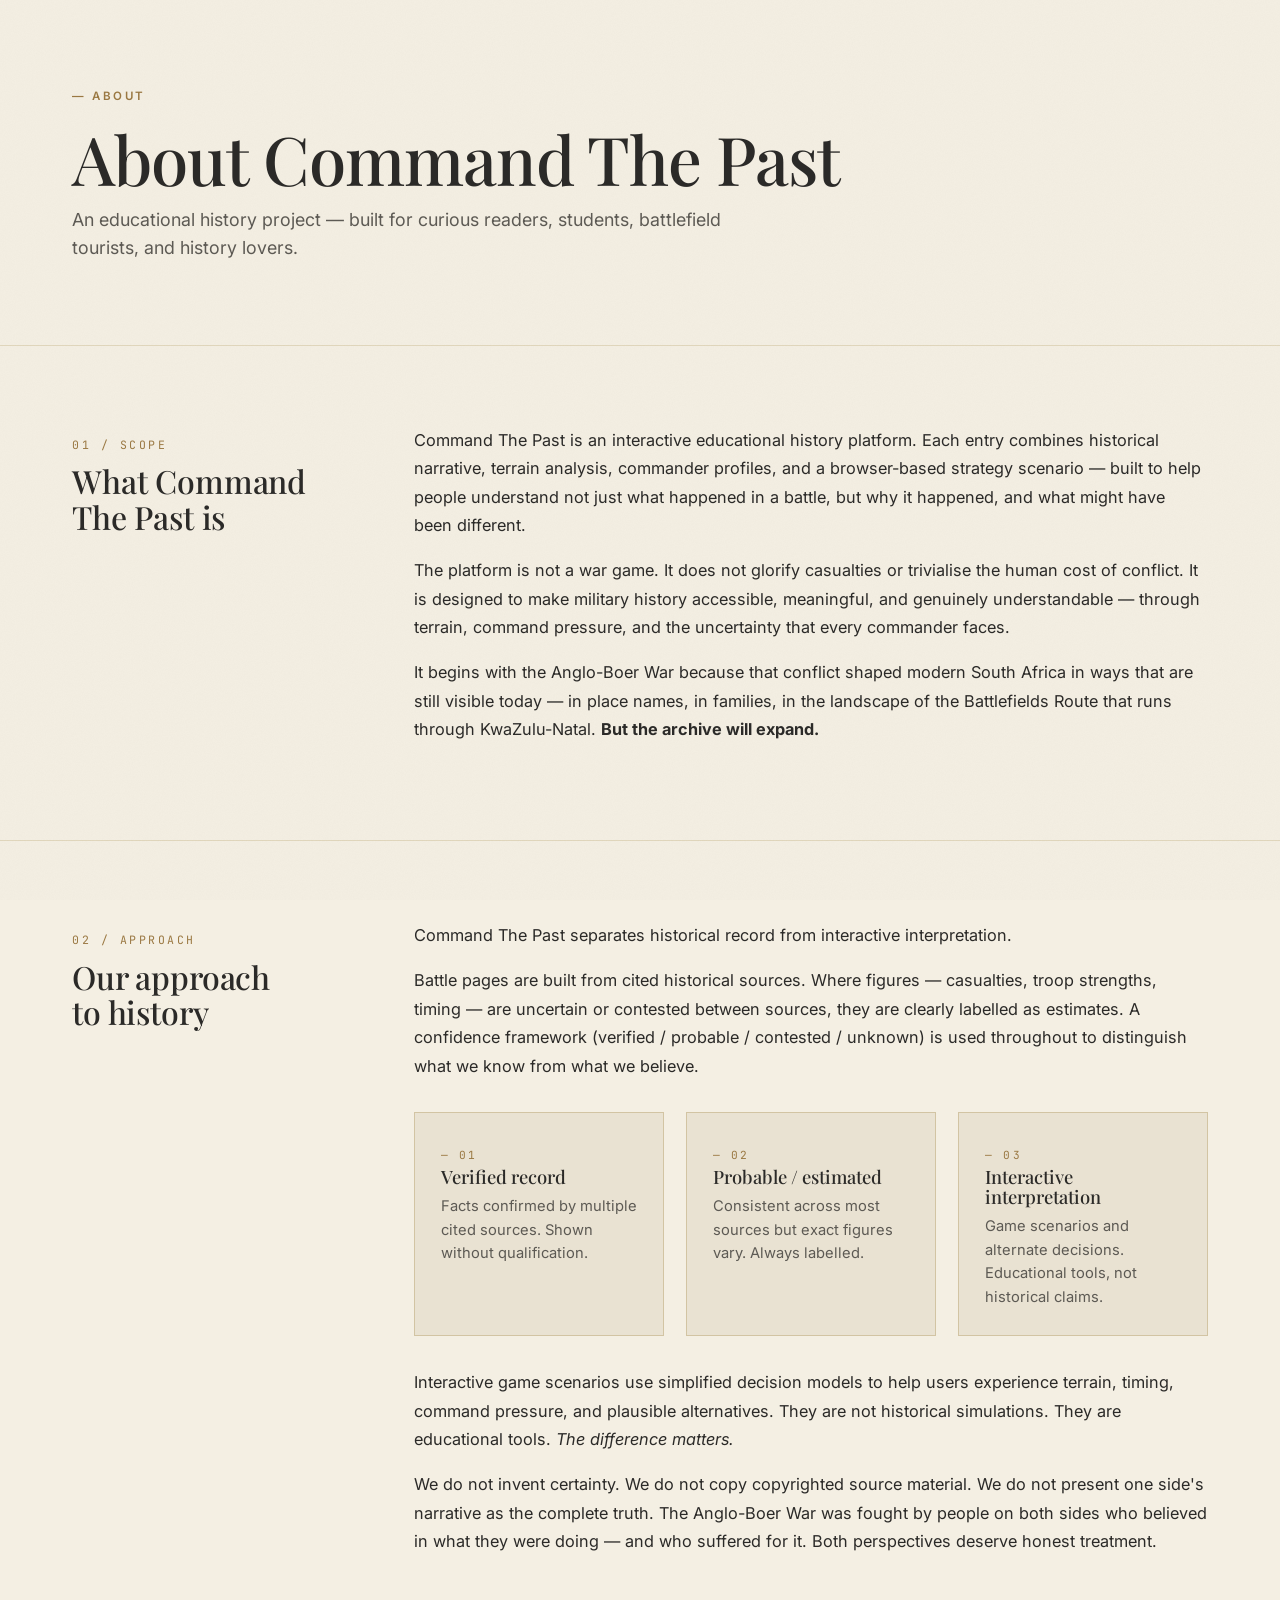
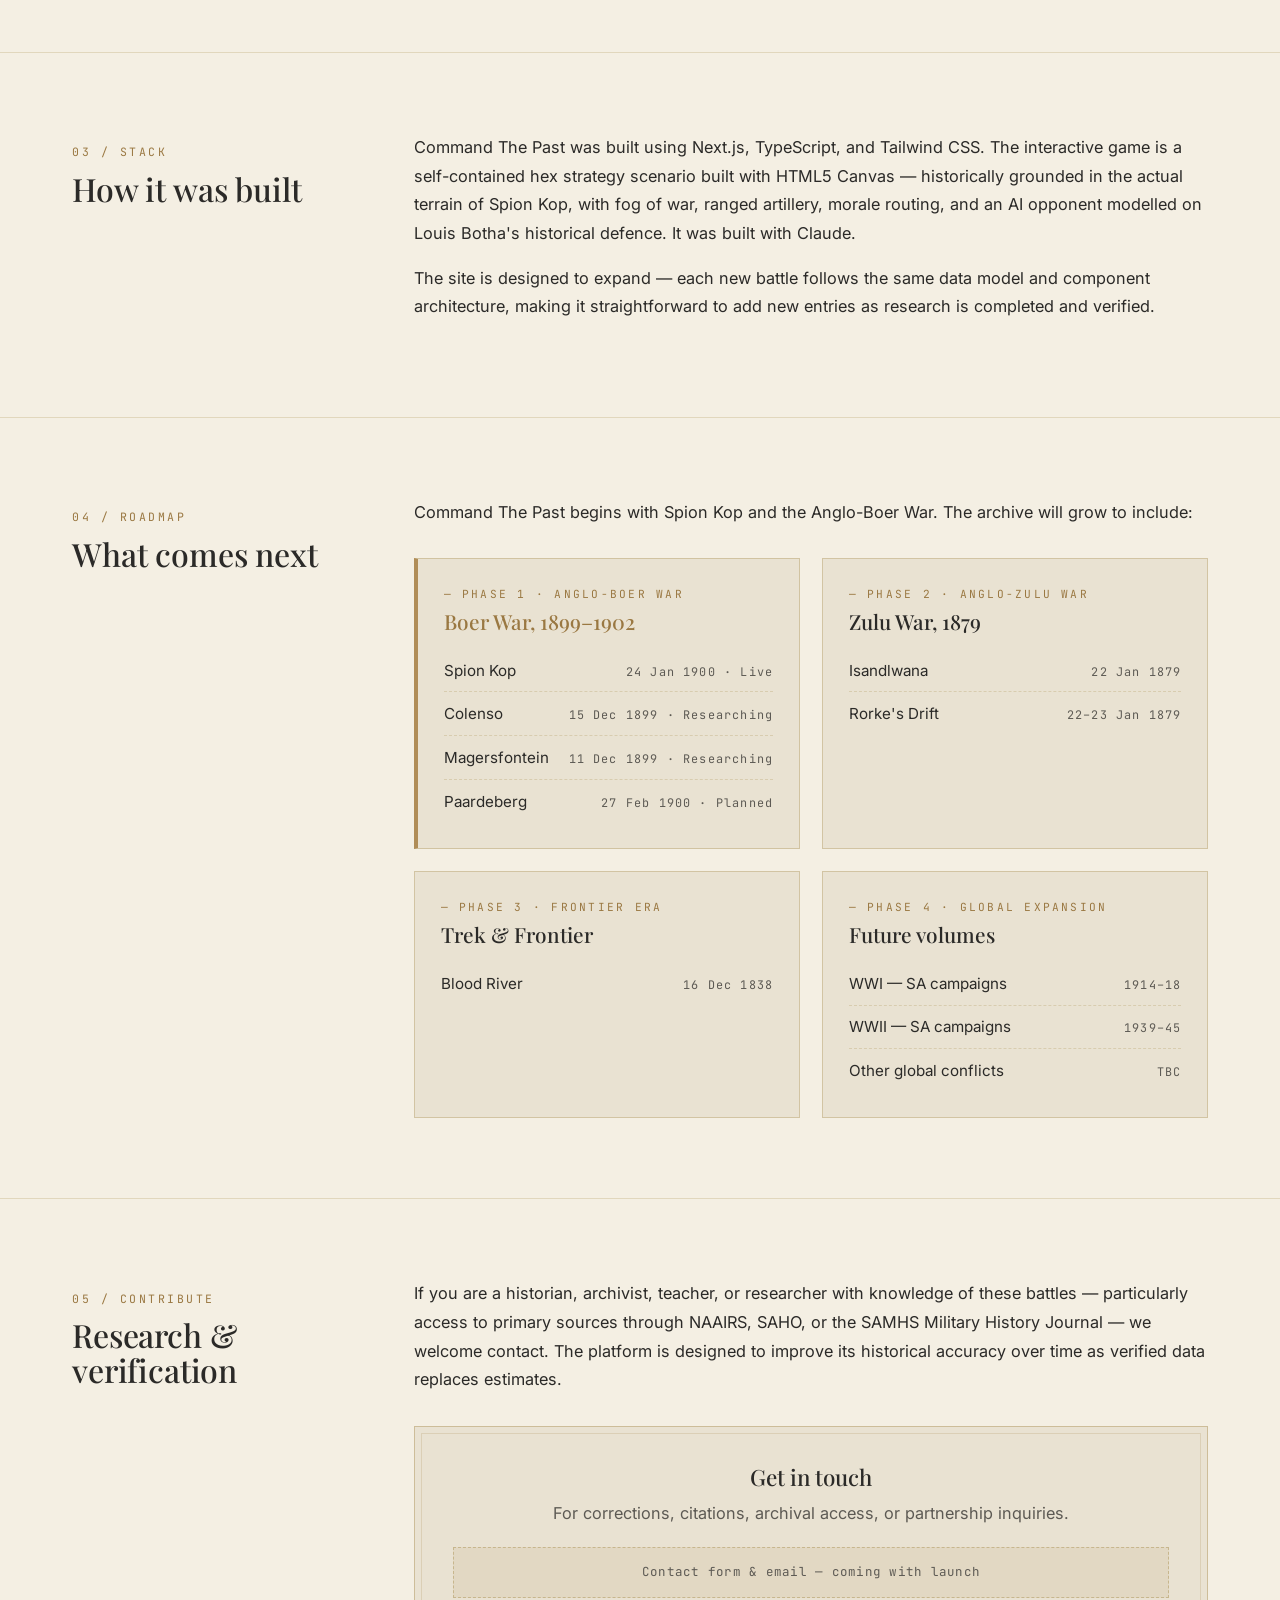
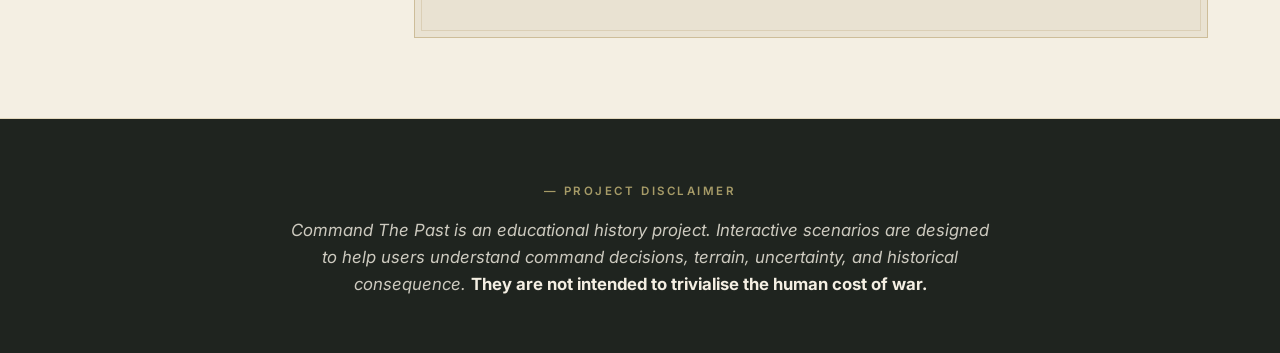
<file: about.html>
<!DOCTYPE html>
<html lang="en">
<head>
<meta charset="utf-8" />
<meta name="viewport" content="width=device-width, initial-scale=1" />
<title>About | Command The Past</title>
<meta name="description" content="Command The Past is an educational interactive history platform. Learn about our approach to historical accuracy, the technology behind the platform, and what comes next." />
<link rel="preconnect" href="https://fonts.googleapis.com" />
<link rel="preconnect" href="https://fonts.gstatic.com" crossorigin />
<link href="https://fonts.googleapis.com/css2?family=Playfair+Display:ital,wght@0,400;0,500;0,700;1,400&family=Cormorant+Garamond:wght@400;500;600&family=Inter:wght@400;500;600&family=JetBrains+Mono:wght@400;500&display=swap" rel="stylesheet" />
<link rel="stylesheet" href="styles.css" />
<style>
  .page-hero {
    padding: 5rem 0 4rem;
    border-bottom: 1px solid rgba(139,105,20,0.18);
  }
  .page-hero h1 {
    font-size: clamp(2.6rem, 5.5vw, 4.2rem);
    margin-bottom: 0.6rem;
  }
  .page-hero .lede { max-width: 60ch; }

  .about-grid {
    display: grid;
    grid-template-columns: 0.7fr 2fr;
    gap: 4rem;
    align-items: start;
  }
  @media (max-width: 880px) { .about-grid { grid-template-columns: 1fr; gap: 2rem; } }

  .about-grid .num {
    font-family: var(--mono);
    font-size: 0.72rem;
    letter-spacing: 0.22em;
    text-transform: uppercase;
    color: var(--brass-deep);
  }
  .about-grid h2 {
    font-family: var(--serif);
    font-size: clamp(1.6rem, 2.5vw, 2rem);
    margin: 0.4rem 0 0;
    text-transform: none;
    letter-spacing: -0.005em;
  }
  .about-grid .heading-side { padding-top: 0.2rem; }
  .about-grid p { font-size: 1.02rem; line-height: 1.75; }

  section.about-section {
    padding: 5rem 0;
    border-bottom: 1px solid rgba(139,105,20,0.18);
  }
  section.about-section:last-of-type { border-bottom: 0; }

  .pillars {
    display: grid;
    grid-template-columns: repeat(3, 1fr);
    gap: 1.4rem;
    margin: 2rem 0 1rem;
  }
  @media (max-width: 760px) { .pillars { grid-template-columns: 1fr; } }
  .pillar {
    background: var(--paper);
    border: 1px solid rgba(139,105,20,0.25);
    padding: 1.6rem;
  }
  .pillar h4 {
    font-family: var(--serif);
    font-size: 1.15rem;
    text-transform: none;
    letter-spacing: 0;
    font-weight: 500;
    margin: 0 0 0.5rem;
  }
  .pillar p { color: var(--muted); font-size: 0.92rem; line-height: 1.6; margin: 0; }
  .pillar .num {
    font-family: var(--mono);
    font-size: 0.7rem;
    letter-spacing: 0.2em;
    color: var(--brass-deep);
  }

  .future-phases {
    display: grid;
    grid-template-columns: repeat(2, 1fr);
    gap: 1.4rem;
  }
  @media (max-width: 760px) { .future-phases { grid-template-columns: 1fr; } }
  .phase {
    background: var(--paper);
    border: 1px solid rgba(139,105,20,0.25);
    padding: 1.6rem;
  }
  .phase .tag {
    font-family: var(--mono);
    font-size: 0.7rem;
    letter-spacing: 0.2em;
    text-transform: uppercase;
    color: var(--brass-deep);
  }
  .phase h4 {
    font-family: var(--serif);
    font-size: 1.3rem;
    text-transform: none;
    letter-spacing: 0;
    font-weight: 500;
    margin: 0.4rem 0 1rem;
  }
  .phase ul { list-style: none; padding: 0; margin: 0; }
  .phase li {
    padding: 0.55rem 0;
    border-bottom: 1px dashed rgba(139,105,20,0.18);
    display: flex;
    justify-content: space-between;
    align-items: baseline;
    gap: 1rem;
    font-size: 0.95rem;
  }
  .phase li:last-child { border-bottom: 0; }
  .phase li .when {
    font-family: var(--mono);
    font-size: 0.74rem;
    letter-spacing: 0.1em;
    color: var(--muted);
  }
  .phase.live { border-left: 4px solid var(--brass); }
  .phase.live h4 { color: var(--brass-deep); }

  .contact-block {
    background: var(--paper);
    outline: 1px solid rgba(139,105,20,0.15);
    outline-offset: -8px;
    border: 1px solid rgba(139,105,20,0.3);
    padding: 2.4rem;
    margin-top: 2rem;
    text-align: center;
  }
  .contact-block .placeholder {
    margin-top: 1.2rem;
    padding: 0.9rem 1.1rem;
    background: rgba(139,105,20,0.08);
    border: 1px dashed rgba(139,105,20,0.3);
    font-family: var(--mono);
    font-size: 0.78rem;
    color: var(--muted);
    letter-spacing: 0.1em;
  }

  .disclaimer-block {
    background: var(--command);
    color: rgba(244,239,227,0.82);
    padding: 3.5rem 0;
    text-align: center;
  }
  .disclaimer-block p {
    max-width: 64ch;
    margin: 0 auto;
    font-style: italic;
    font-size: 1.05rem;
    line-height: 1.6;
  }
</style>
</head>
<body data-screen-label="06 About">

<div id="site-header"></div>

<!-- Hero -->
<section class="page-hero">
  <div class="container">
    <div class="eyebrow">— About</div>
    <h1>About Command The Past</h1>
    <p class="lede">An educational history project — built for curious readers, students, battlefield tourists, and history lovers.</p>
  </div>
</section>

<!-- Section 1: What this is -->
<section class="about-section">
  <div class="container">
    <div class="about-grid">
      <div class="heading-side">
        <span class="num">01 / Scope</span>
        <h2>What Command The Past is</h2>
      </div>
      <div>
        <p>Command The Past is an interactive educational history platform. Each entry combines historical narrative, terrain analysis, commander profiles, and a browser-based strategy scenario — built to help people understand not just what happened in a battle, but why it happened, and what might have been different.</p>
        <p>The platform is not a war game. It does not glorify casualties or trivialise the human cost of conflict. It is designed to make military history accessible, meaningful, and genuinely understandable — through terrain, command pressure, and the uncertainty that every commander faces.</p>
        <p>It begins with the Anglo-Boer War because that conflict shaped modern South Africa in ways that are still visible today — in place names, in families, in the landscape of the Battlefields Route that runs through KwaZulu-Natal. <strong>But the archive will expand.</strong></p>
      </div>
    </div>
  </div>
</section>

<!-- Section 2: Historical approach -->
<section class="about-section">
  <div class="container">
    <div class="about-grid">
      <div class="heading-side">
        <span class="num">02 / Approach</span>
        <h2>Our approach to history</h2>
      </div>
      <div>
        <p>Command The Past separates historical record from interactive interpretation.</p>
        <p>Battle pages are built from cited historical sources. Where figures — casualties, troop strengths, timing — are uncertain or contested between sources, they are clearly labelled as estimates. A confidence framework (verified / probable / contested / unknown) is used throughout to distinguish what we know from what we believe.</p>

        <div class="pillars">
          <div class="pillar">
            <span class="num">— 01</span>
            <h4>Verified record</h4>
            <p>Facts confirmed by multiple cited sources. Shown without qualification.</p>
          </div>
          <div class="pillar">
            <span class="num">— 02</span>
            <h4>Probable / estimated</h4>
            <p>Consistent across most sources but exact figures vary. Always labelled.</p>
          </div>
          <div class="pillar">
            <span class="num">— 03</span>
            <h4>Interactive interpretation</h4>
            <p>Game scenarios and alternate decisions. Educational tools, not historical claims.</p>
          </div>
        </div>

        <p style="margin-top:2rem;">Interactive game scenarios use simplified decision models to help users experience terrain, timing, command pressure, and plausible alternatives. They are not historical simulations. They are educational tools. <em>The difference matters.</em></p>
        <p>We do not invent certainty. We do not copy copyrighted source material. We do not present one side's narrative as the complete truth. The Anglo-Boer War was fought by people on both sides who believed in what they were doing — and who suffered for it. Both perspectives deserve honest treatment.</p>
      </div>
    </div>
  </div>
</section>

<!-- Section 3: How it was built -->
<section class="about-section">
  <div class="container">
    <div class="about-grid">
      <div class="heading-side">
        <span class="num">03 / Stack</span>
        <h2>How it was built</h2>
      </div>
      <div>
        <p>Command The Past was built using Next.js, TypeScript, and Tailwind CSS. The interactive game is a self-contained hex strategy scenario built with HTML5 Canvas — historically grounded in the actual terrain of Spion Kop, with fog of war, ranged artillery, morale routing, and an AI opponent modelled on Louis Botha's historical defence. It was built with Claude.</p>
        <p>The site is designed to expand — each new battle follows the same data model and component architecture, making it straightforward to add new entries as research is completed and verified.</p>
      </div>
    </div>
  </div>
</section>

<!-- Section 4: Planned battles -->
<section class="about-section">
  <div class="container">
    <div class="about-grid">
      <div class="heading-side">
        <span class="num">04 / Roadmap</span>
        <h2>What comes next</h2>
      </div>
      <div>
        <p style="margin-bottom:2rem;">Command The Past begins with Spion Kop and the Anglo-Boer War. The archive will grow to include:</p>

        <div class="future-phases">
          <article class="phase live">
            <div class="tag">— Phase 1 · Anglo-Boer War</div>
            <h4>Boer War, 1899–1902</h4>
            <ul>
              <li><span>Spion Kop</span><span class="when">24 Jan 1900 · Live</span></li>
              <li><span>Colenso</span><span class="when">15 Dec 1899 · Researching</span></li>
              <li><span>Magersfontein</span><span class="when">11 Dec 1899 · Researching</span></li>
              <li><span>Paardeberg</span><span class="when">27 Feb 1900 · Planned</span></li>
            </ul>
          </article>

          <article class="phase">
            <div class="tag">— Phase 2 · Anglo-Zulu War</div>
            <h4>Zulu War, 1879</h4>
            <ul>
              <li><span>Isandlwana</span><span class="when">22 Jan 1879</span></li>
              <li><span>Rorke's Drift</span><span class="when">22–23 Jan 1879</span></li>
            </ul>
          </article>

          <article class="phase">
            <div class="tag">— Phase 3 · Frontier era</div>
            <h4>Trek &amp; Frontier</h4>
            <ul>
              <li><span>Blood River</span><span class="when">16 Dec 1838</span></li>
            </ul>
          </article>

          <article class="phase">
            <div class="tag">— Phase 4 · Global expansion</div>
            <h4>Future volumes</h4>
            <ul>
              <li><span>WWI — SA campaigns</span><span class="when">1914–18</span></li>
              <li><span>WWII — SA campaigns</span><span class="when">1939–45</span></li>
              <li><span>Other global conflicts</span><span class="when">TBC</span></li>
            </ul>
          </article>
        </div>
      </div>
    </div>
  </div>
</section>

<!-- Section 5: Contact -->
<section class="about-section">
  <div class="container">
    <div class="about-grid">
      <div class="heading-side">
        <span class="num">05 / Contribute</span>
        <h2>Research &amp; verification</h2>
      </div>
      <div>
        <p>If you are a historian, archivist, teacher, or researcher with knowledge of these battles — particularly access to primary sources through NAAIRS, SAHO, or the SAMHS Military History Journal — we welcome contact. The platform is designed to improve its historical accuracy over time as verified data replaces estimates.</p>
        <div class="contact-block">
          <h3 style="font-family:var(--serif);font-size:1.4rem;font-weight:500;margin:0 0 0.6rem;">Get in touch</h3>
          <p class="muted" style="margin:0;">For corrections, citations, archival access, or partnership inquiries.</p>
          <div class="placeholder">Contact form &amp; email — coming with launch</div>
        </div>
      </div>
    </div>
  </div>
</section>

<!-- Disclaimer -->
<section class="disclaimer-block">
  <div class="container">
    <div class="eyebrow" style="color:var(--gold-light);opacity:0.8;">— Project disclaimer</div>
    <p>
      Command The Past is an educational history project. Interactive scenarios are designed to help users understand command decisions, terrain, uncertainty, and historical consequence. <strong style="color:var(--parchment);font-style:normal;">They are not intended to trivialise the human cost of war.</strong>
    </p>
  </div>
</section>

<div id="site-footer"></div>

<script src="partials.js"></script>
</body>
</html>
</file>
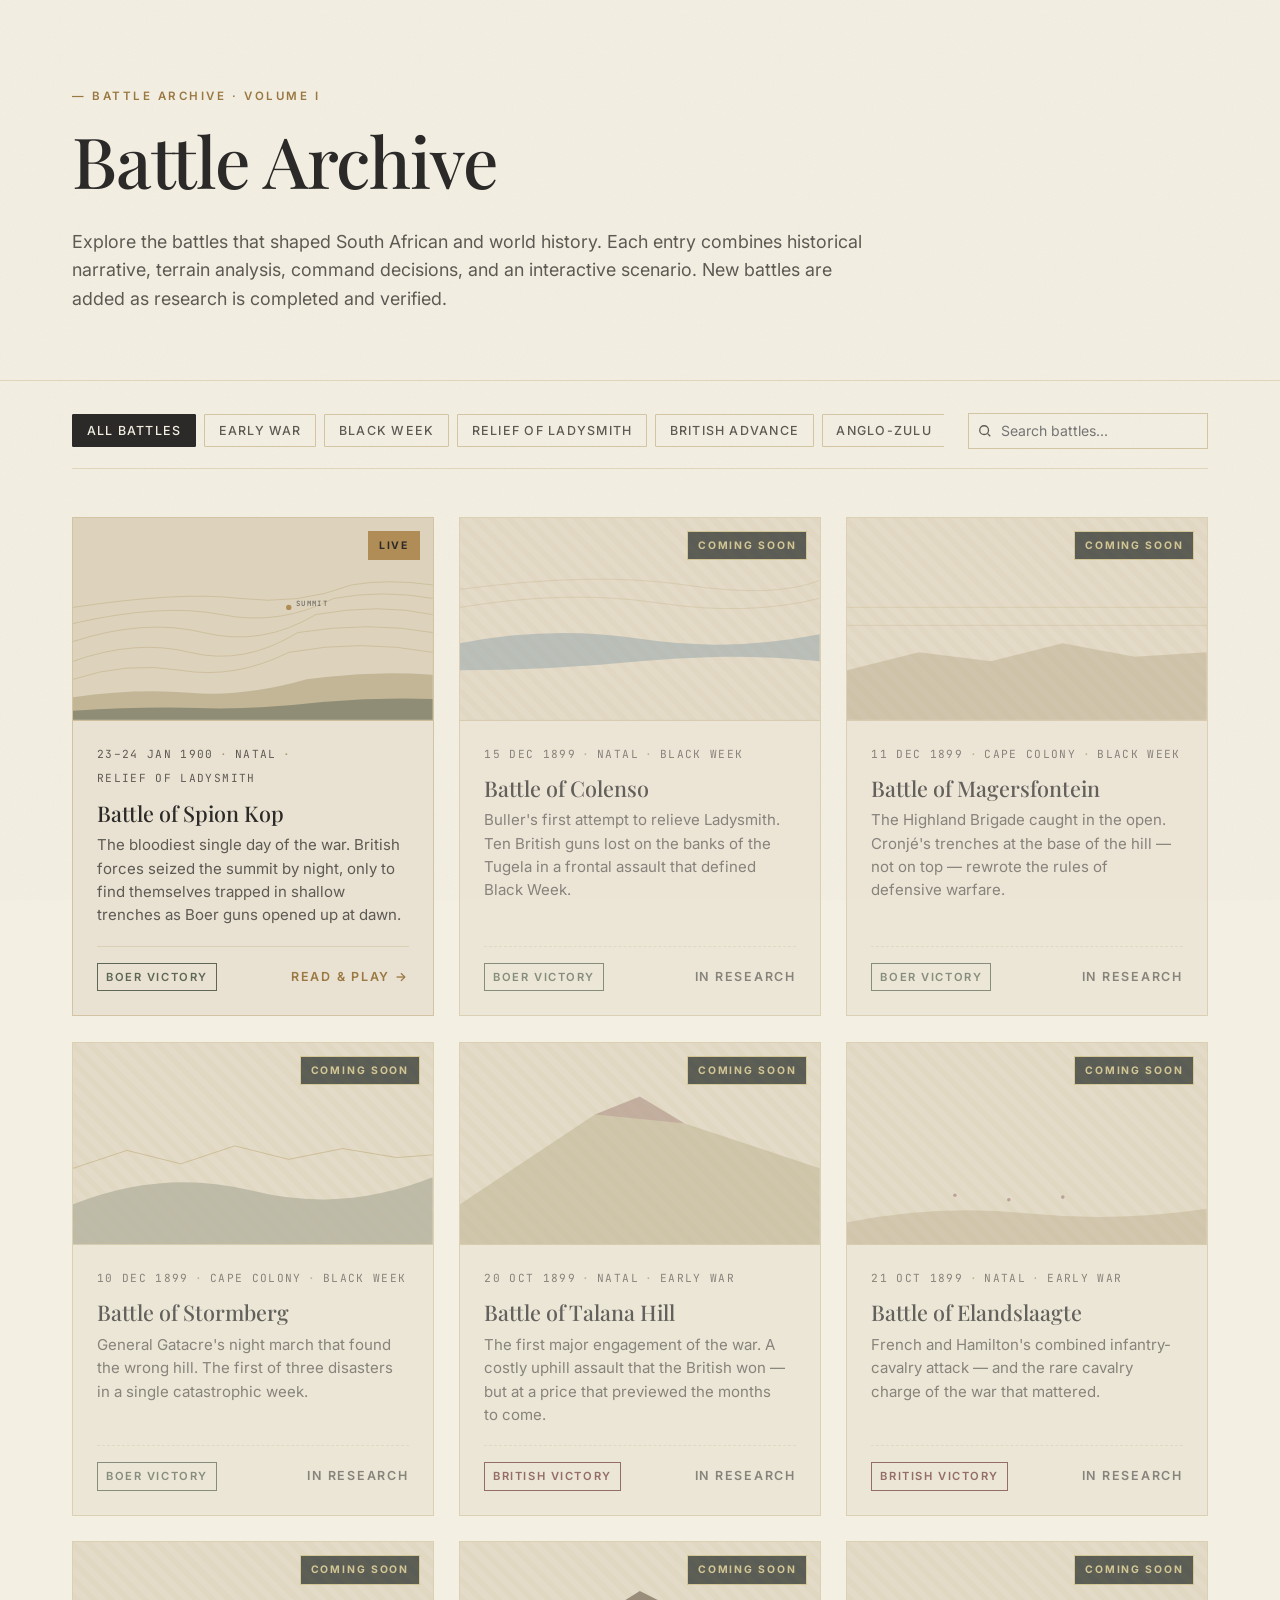
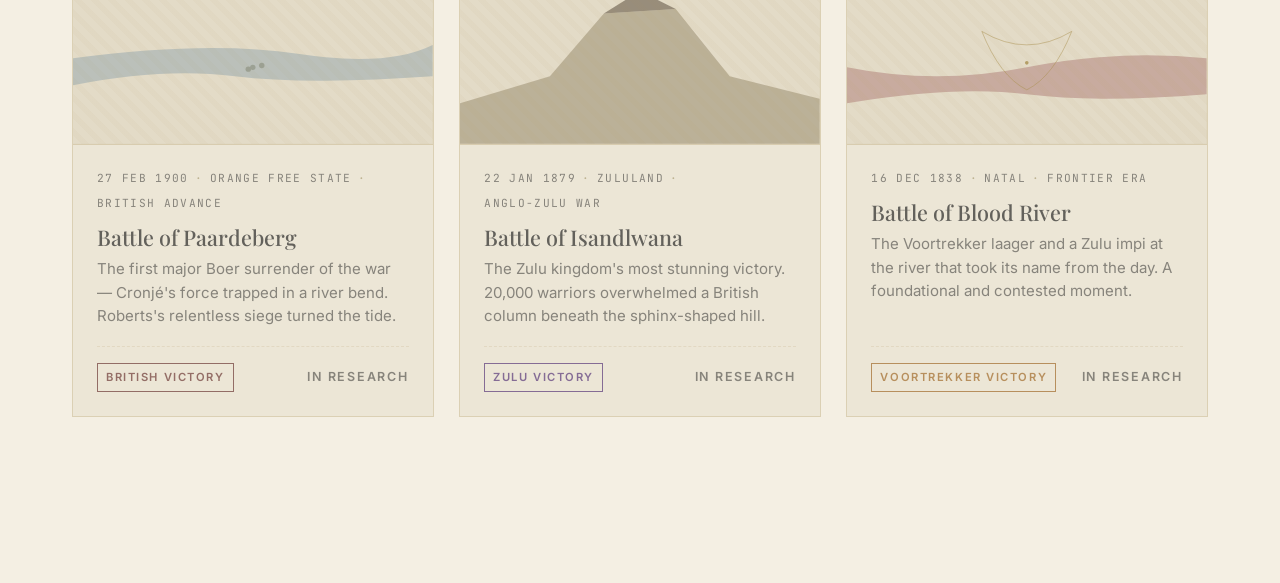
<file: battles.html>
<!DOCTYPE html>
<html lang="en">
<head>
<meta charset="utf-8" />
<meta name="viewport" content="width=device-width, initial-scale=1" />
<title>Battle Archive | Command The Past</title>
<meta name="description" content="Browse the full archive of historical battles — from the Anglo-Boer War to the Anglo-Zulu War. Study terrain, commanders, and interactive command decisions." />
<link rel="preconnect" href="https://fonts.googleapis.com" />
<link rel="preconnect" href="https://fonts.gstatic.com" crossorigin />
<link href="https://fonts.googleapis.com/css2?family=Playfair+Display:ital,wght@0,400;0,500;0,700;1,400&family=Cormorant+Garamond:wght@400;500;600&family=EB+Garamond:wght@400;500&family=Inter:wght@400;500;600&family=JetBrains+Mono:wght@400;500&display=swap" rel="stylesheet" />
<link rel="stylesheet" href="styles.css" />
<style>
  .archive-hero {
    padding: 5rem 0 3rem;
    border-bottom: 1px solid rgba(139,105,20,0.18);
  }
  .archive-hero .eyebrow { color: var(--brass-deep); }

  .filter-bar {
    display: flex;
    align-items: center;
    gap: 1.5rem;
    margin: 2rem 0 3rem;
    padding-bottom: 1.2rem;
    border-bottom: 1px solid rgba(139,105,20,0.18);
    flex-wrap: wrap;
  }
  .filter-tabs {
    display: flex;
    gap: 0.5rem;
    overflow-x: auto;
    -webkit-overflow-scrolling: touch;
    flex: 1;
    min-width: 0;
  }
  .filter-tab {
    background: transparent;
    border: 1px solid rgba(139,105,20,0.3);
    color: var(--muted);
    padding: 0.5rem 0.85rem;
    font-family: var(--sans);
    font-size: 0.78rem;
    font-weight: 500;
    letter-spacing: 0.1em;
    text-transform: uppercase;
    cursor: pointer;
    border-radius: 1px;
    white-space: nowrap;
    transition: all 0.2s;
  }
  .filter-tab:hover { color: var(--ink); border-color: var(--brass); }
  .filter-tab.active { background: var(--ink); color: var(--parchment); border-color: var(--ink); }

  .search {
    position: relative;
    flex: 0 0 240px;
  }
  .search input {
    width: 100%;
    background: transparent;
    border: 1px solid rgba(139,105,20,0.3);
    padding: 0.55rem 0.85rem 0.55rem 2rem;
    font-family: var(--sans);
    font-size: 0.88rem;
    color: var(--ink);
  }
  .search input:focus { outline: 1px solid var(--brass); border-color: var(--brass); }
  .search svg {
    position: absolute;
    left: 0.6rem; top: 50%;
    transform: translateY(-50%);
    width: 14px; height: 14px;
    color: var(--muted);
  }

  .battle-grid {
    display: grid;
    grid-template-columns: repeat(3, 1fr);
    gap: 1.6rem;
    padding-bottom: 4rem;
  }
  @media (max-width: 980px) { .battle-grid { grid-template-columns: repeat(2, 1fr); } }
  @media (max-width: 640px) { .battle-grid { grid-template-columns: 1fr; } }

  .battle-card {
    background: var(--paper);
    border: 1px solid rgba(139,105,20,0.25);
    padding: 0;
    display: flex;
    flex-direction: column;
    transition: transform 0.25s, box-shadow 0.25s;
    position: relative;
  }
  .battle-card.live:hover { transform: translateY(-4px); box-shadow: 0 14px 36px rgba(0,0,0,0.08); }
  .battle-card.coming-soon { opacity: 0.72; pointer-events: none; }
  .battle-card.coming-soon .footer-row { border-top-style: dashed; }
  .battle-card.coming-soon .thumb::after {
    content: '';
    position: absolute;
    inset: 0;
    background: repeating-linear-gradient(
      45deg,
      transparent,
      transparent 6px,
      rgba(139,105,20,0.04) 6px,
      rgba(139,105,20,0.04) 12px
    );
  }

  .battle-card .thumb {
    aspect-ratio: 16/9;
    background: var(--paper-deep);
    border-bottom: 1px solid rgba(139,105,20,0.2);
    position: relative;
    overflow: hidden;
  }
  .battle-card .thumb svg { width: 100%; height: 100%; display: block; }

  .battle-card .status-stamp {
    position: absolute;
    top: 0.8rem; right: 0.8rem;
    padding: 0.32rem 0.6rem;
    font-size: 0.65rem;
    font-weight: 700;
    letter-spacing: 0.18em;
    text-transform: uppercase;
    background: var(--command);
    color: var(--gold-light);
    border: 1px solid var(--gold-light);
  }
  .battle-card .status-stamp.live {
    background: var(--brass);
    color: var(--ink);
    border-color: var(--brass);
  }

  .battle-card .body { padding: 1.5rem; flex: 1; display: flex; flex-direction: column; }
  .battle-card h3 {
    font-family: var(--serif);
    font-size: 1.35rem;
    margin: 0 0 0.5rem;
    text-transform: none;
    letter-spacing: 0;
    font-weight: 500;
  }
  .battle-card .meta-row {
    display: flex;
    gap: 0.4rem;
    flex-wrap: wrap;
    font-family: var(--mono);
    font-size: 0.7rem;
    letter-spacing: 0.12em;
    text-transform: uppercase;
    color: var(--muted);
    margin-bottom: 0.85rem;
  }
  .battle-card .meta-row .sep { color: var(--khaki); }
  .battle-card p {
    color: var(--muted);
    font-size: 0.94rem;
    line-height: 1.55;
    margin: 0 0 1.2rem;
    flex: 1;
  }
  .battle-card .footer-row {
    display: flex;
    justify-content: space-between;
    align-items: center;
    gap: 1rem;
    padding-top: 1rem;
    border-top: 1px solid rgba(139,105,20,0.15);
  }
  .battle-card .result-chip {
    font-size: 0.7rem;
    font-weight: 600;
    letter-spacing: 0.14em;
    text-transform: uppercase;
    padding: 0.25rem 0.5rem;
    border: 1px solid currentColor;
  }
  .result-chip.boer { color: var(--olive); }
  .result-chip.british { color: var(--oxblood); }
  .result-chip.zulu { color: #5a3a78; }
  .result-chip.voortrekker { color: #a06a2a; }

  .battle-card .cta {
    font-size: 0.78rem;
    font-weight: 600;
    letter-spacing: 0.14em;
    text-transform: uppercase;
    color: var(--brass-deep);
    text-decoration: none;
  }
  .battle-card .cta.disabled { color: var(--muted); cursor: not-allowed; }
  .battle-card .cta:hover:not(.disabled) { color: var(--ink); text-decoration: underline; text-underline-offset: 4px; }

  /* Tiny battle thumb SVG */
  .thumb-svg { background: linear-gradient(180deg, var(--paper-deep), #d4c8ab); }
</style>
</head>
<body data-screen-label="02 Battle Archive">

<div id="site-header"></div>

<section class="archive-hero">
  <div class="container">
    <div class="eyebrow">— Battle Archive · Volume I</div>
    <h1>Battle Archive</h1>
    <p class="lede" style="max-width: 72ch;">
      Explore the battles that shaped South African and world history. Each entry combines historical narrative, terrain analysis, command decisions, and an interactive scenario. New battles are added as research is completed and verified.
    </p>
  </div>
</section>

<section style="padding-top: 0;">
  <div class="container">
    <div class="filter-bar">
      <div class="filter-tabs" id="phase-tabs">
        <button class="filter-tab active" data-phase="all">All Battles</button>
        <button class="filter-tab" data-phase="early">Early War</button>
        <button class="filter-tab" data-phase="black-week">Black Week</button>
        <button class="filter-tab" data-phase="relief">Relief of Ladysmith</button>
        <button class="filter-tab" data-phase="advance">British Advance</button>
        <button class="filter-tab" data-phase="zulu">Anglo-Zulu</button>
        <button class="filter-tab" data-phase="frontier">Frontier era</button>
      </div>
      <div class="search">
        <svg viewBox="0 0 16 16" fill="none" stroke="currentColor" stroke-width="1.5">
          <circle cx="7" cy="7" r="5"/><line x1="11" y1="11" x2="14" y2="14"/>
        </svg>
        <input type="search" id="battle-search" placeholder="Search battles..." aria-label="Search battles"/>
      </div>
    </div>

    <div class="battle-grid" id="battle-grid">
      <!-- Battles injected below via static markup -->

      <!-- LIVE — Spion Kop -->
      <article class="battle-card live" data-phase="relief" data-name="spion kop">
        <div class="thumb">
          <svg class="thumb-svg" viewBox="0 0 400 225" preserveAspectRatio="xMidYMid slice">
            <rect width="400" height="225" fill="#ddd3bd"/>
            <g fill="none" stroke="#8b6914" stroke-width="0.5" opacity="0.4">
              <path d="M0,180 Q60,160 120,170 T240,150 Q320,135 400,150"/>
              <path d="M0,160 Q70,135 130,150 T250,128 Q330,115 400,128"/>
              <path d="M0,138 Q80,112 145,128 T270,108 Q340,95 400,108"/>
              <path d="M0,118 Q100,95 165,108 T290,90 Q345,80 400,90"/>
              <path d="M0,100 Q120,82 185,90 T310,75 Q350,68 400,75"/>
            </g>
            <path d="M0,225 L0,200 Q70,190 130,195 T260,180 Q330,170 400,175 L400,225 Z" fill="#a89a72" opacity="0.5"/>
            <path d="M0,225 L0,215 Q80,210 140,212 T280,205 Q340,200 400,202 L400,225 Z" fill="#5e6756" opacity="0.5"/>
            <circle cx="240" cy="100" r="3" fill="#b08d57"/>
            <text x="248" y="98" font-family="JetBrains Mono, monospace" font-size="8" letter-spacing="1.5" fill="#5d5a54">SUMMIT</text>
          </svg>
          <span class="status-stamp live">Live</span>
        </div>
        <div class="body">
          <div class="meta-row">
            <span>23–24 Jan 1900</span><span class="sep">·</span>
            <span>Natal</span><span class="sep">·</span>
            <span>Relief of Ladysmith</span>
          </div>
          <h3>Battle of Spion Kop</h3>
          <p>The bloodiest single day of the war. British forces seized the summit by night, only to find themselves trapped in shallow trenches as Boer guns opened up at dawn.</p>
          <div class="footer-row">
            <span class="result-chip boer">Boer Victory</span>
            <a class="cta" href="spion-kop.html">Read & Play →</a>
          </div>
        </div>
      </article>

      <!-- COMING SOON — Colenso -->
      <article class="battle-card coming-soon" data-phase="black-week" data-name="colenso">
        <div class="thumb">
          <svg class="thumb-svg" viewBox="0 0 400 225" preserveAspectRatio="xMidYMid slice">
            <rect width="400" height="225" fill="#ddd3bd"/>
            <path d="M0,140 Q100,120 200,135 T400,130 L400,160 Q300,150 200,160 T0,170 Z" fill="#6f8a9a" opacity="0.5"/>
            <g fill="none" stroke="#8b6914" stroke-width="0.5" opacity="0.4">
              <path d="M0,100 Q120,80 220,95 T400,90"/>
              <path d="M0,80 Q150,60 250,75 T400,70"/>
            </g>
          </svg>
          <span class="status-stamp">Coming Soon</span>
        </div>
        <div class="body">
          <div class="meta-row"><span>15 Dec 1899</span><span class="sep">·</span><span>Natal</span><span class="sep">·</span><span>Black Week</span></div>
          <h3>Battle of Colenso</h3>
          <p>Buller's first attempt to relieve Ladysmith. Ten British guns lost on the banks of the Tugela in a frontal assault that defined Black Week.</p>
          <div class="footer-row">
            <span class="result-chip boer">Boer Victory</span>
            <span class="cta disabled">In research</span>
          </div>
        </div>
      </article>

      <!-- Magersfontein -->
      <article class="battle-card coming-soon" data-phase="black-week" data-name="magersfontein">
        <div class="thumb">
          <svg class="thumb-svg" viewBox="0 0 400 225" preserveAspectRatio="xMidYMid slice">
            <rect width="400" height="225" fill="#ddd3bd"/>
            <path d="M0,170 L80,150 L160,160 L240,140 L320,155 L400,150 L400,225 L0,225 Z" fill="#a89a72" opacity="0.5"/>
            <g fill="none" stroke="#8b6914" stroke-width="0.5" opacity="0.35">
              <line x1="0" y1="120" x2="400" y2="120"/>
              <line x1="0" y1="100" x2="400" y2="100"/>
            </g>
          </svg>
          <span class="status-stamp">Coming Soon</span>
        </div>
        <div class="body">
          <div class="meta-row"><span>11 Dec 1899</span><span class="sep">·</span><span>Cape Colony</span><span class="sep">·</span><span>Black Week</span></div>
          <h3>Battle of Magersfontein</h3>
          <p>The Highland Brigade caught in the open. Cronjé's trenches at the base of the hill — not on top — rewrote the rules of defensive warfare.</p>
          <div class="footer-row">
            <span class="result-chip boer">Boer Victory</span>
            <span class="cta disabled">In research</span>
          </div>
        </div>
      </article>

      <!-- Stormberg -->
      <article class="battle-card coming-soon" data-phase="black-week" data-name="stormberg">
        <div class="thumb">
          <svg class="thumb-svg" viewBox="0 0 400 225" preserveAspectRatio="xMidYMid slice">
            <rect width="400" height="225" fill="#ddd3bd"/>
            <path d="M0,180 Q100,140 200,165 T400,150 L400,225 L0,225 Z" fill="#5e6756" opacity="0.4"/>
            <path d="M0,140 L60,120 L120,135 L180,115 L240,130 L300,118 L360,128 L400,125" fill="none" stroke="#8b6914" stroke-width="0.8" opacity="0.5"/>
          </svg>
          <span class="status-stamp">Coming Soon</span>
        </div>
        <div class="body">
          <div class="meta-row"><span>10 Dec 1899</span><span class="sep">·</span><span>Cape Colony</span><span class="sep">·</span><span>Black Week</span></div>
          <h3>Battle of Stormberg</h3>
          <p>General Gatacre's night march that found the wrong hill. The first of three disasters in a single catastrophic week.</p>
          <div class="footer-row">
            <span class="result-chip boer">Boer Victory</span>
            <span class="cta disabled">In research</span>
          </div>
        </div>
      </article>

      <!-- Talana Hill -->
      <article class="battle-card coming-soon" data-phase="early" data-name="talana">
        <div class="thumb">
          <svg class="thumb-svg" viewBox="0 0 400 225" preserveAspectRatio="xMidYMid slice">
            <rect width="400" height="225" fill="#ddd3bd"/>
            <path d="M0,180 L150,80 L250,90 L400,140 L400,225 L0,225 Z" fill="#a89a72" opacity="0.5"/>
            <path d="M150,80 L200,60 L250,90" fill="#6e3b36" opacity="0.4"/>
          </svg>
          <span class="status-stamp">Coming Soon</span>
        </div>
        <div class="body">
          <div class="meta-row"><span>20 Oct 1899</span><span class="sep">·</span><span>Natal</span><span class="sep">·</span><span>Early War</span></div>
          <h3>Battle of Talana Hill</h3>
          <p>The first major engagement of the war. A costly uphill assault that the British won — but at a price that previewed the months to come.</p>
          <div class="footer-row">
            <span class="result-chip british">British Victory</span>
            <span class="cta disabled">In research</span>
          </div>
        </div>
      </article>

      <!-- Elandslaagte -->
      <article class="battle-card coming-soon" data-phase="early" data-name="elandslaagte">
        <div class="thumb">
          <svg class="thumb-svg" viewBox="0 0 400 225" preserveAspectRatio="xMidYMid slice">
            <rect width="400" height="225" fill="#ddd3bd"/>
            <path d="M0,200 Q100,180 200,190 T400,185 L400,225 L0,225 Z" fill="#a89a72" opacity="0.45"/>
            <g fill="#6e3b36" opacity="0.5">
              <circle cx="120" cy="170" r="2"/><circle cx="180" cy="175" r="2"/><circle cx="240" cy="172" r="2"/>
            </g>
          </svg>
          <span class="status-stamp">Coming Soon</span>
        </div>
        <div class="body">
          <div class="meta-row"><span>21 Oct 1899</span><span class="sep">·</span><span>Natal</span><span class="sep">·</span><span>Early War</span></div>
          <h3>Battle of Elandslaagte</h3>
          <p>French and Hamilton's combined infantry-cavalry attack — and the rare cavalry charge of the war that mattered.</p>
          <div class="footer-row">
            <span class="result-chip british">British Victory</span>
            <span class="cta disabled">In research</span>
          </div>
        </div>
      </article>

      <!-- Paardeberg -->
      <article class="battle-card coming-soon" data-phase="advance" data-name="paardeberg">
        <div class="thumb">
          <svg class="thumb-svg" viewBox="0 0 400 225" preserveAspectRatio="xMidYMid slice">
            <rect width="400" height="225" fill="#ddd3bd"/>
            <path d="M0,130 Q150,110 250,125 T400,115 L400,150 Q260,160 180,150 T0,160 Z" fill="#6f8a9a" opacity="0.5"/>
            <g fill="#5e6756" opacity="0.6">
              <circle cx="200" cy="140" r="3"/><circle cx="210" cy="138" r="3"/><circle cx="195" cy="142" r="3"/>
            </g>
          </svg>
          <span class="status-stamp">Coming Soon</span>
        </div>
        <div class="body">
          <div class="meta-row"><span>27 Feb 1900</span><span class="sep">·</span><span>Orange Free State</span><span class="sep">·</span><span>British Advance</span></div>
          <h3>Battle of Paardeberg</h3>
          <p>The first major Boer surrender of the war — Cronjé's force trapped in a river bend. Roberts's relentless siege turned the tide.</p>
          <div class="footer-row">
            <span class="result-chip british">British Victory</span>
            <span class="cta disabled">In research</span>
          </div>
        </div>
      </article>

      <!-- Isandlwana -->
      <article class="battle-card coming-soon" data-phase="zulu" data-name="isandlwana">
        <div class="thumb">
          <svg class="thumb-svg" viewBox="0 0 400 225" preserveAspectRatio="xMidYMid slice">
            <rect width="400" height="225" fill="#ddd3bd"/>
            <path d="M0,180 L100,150 L160,80 L240,75 L300,150 L400,175 L400,225 L0,225 Z" fill="#7a6a48" opacity="0.55"/>
            <path d="M160,80 L200,55 L240,75" fill="#3e2f1c" opacity="0.65"/>
          </svg>
          <span class="status-stamp">Coming Soon</span>
        </div>
        <div class="body">
          <div class="meta-row"><span>22 Jan 1879</span><span class="sep">·</span><span>Zululand</span><span class="sep">·</span><span>Anglo-Zulu War</span></div>
          <h3>Battle of Isandlwana</h3>
          <p>The Zulu kingdom's most stunning victory. 20,000 warriors overwhelmed a British column beneath the sphinx-shaped hill.</p>
          <div class="footer-row">
            <span class="result-chip zulu">Zulu Victory</span>
            <span class="cta disabled">In research</span>
          </div>
        </div>
      </article>

      <!-- Blood River -->
      <article class="battle-card coming-soon" data-phase="frontier" data-name="blood river">
        <div class="thumb">
          <svg class="thumb-svg" viewBox="0 0 400 225" preserveAspectRatio="xMidYMid slice">
            <rect width="400" height="225" fill="#ddd3bd"/>
            <path d="M0,140 Q100,160 200,140 T400,130 L400,170 Q280,180 200,170 T0,180 Z" fill="#8b4040" opacity="0.45"/>
            <path d="M150,100 Q200,130 250,100 Q230,150 200,165 Q170,150 150,100 Z" fill="none" stroke="#8b6914" stroke-width="0.8" opacity="0.65"/>
            <circle cx="200" cy="135" r="2" fill="#8b6914" opacity="0.8"/>
          </svg>
          <span class="status-stamp">Coming Soon</span>
        </div>
        <div class="body">
          <div class="meta-row"><span>16 Dec 1838</span><span class="sep">·</span><span>Natal</span><span class="sep">·</span><span>Frontier era</span></div>
          <h3>Battle of Blood River</h3>
          <p>The Voortrekker laager and a Zulu impi at the river that took its name from the day. A foundational and contested moment.</p>
          <div class="footer-row">
            <span class="result-chip voortrekker">Voortrekker Victory</span>
            <span class="cta disabled">In research</span>
          </div>
        </div>
      </article>
    </div>
  </div>
</section>

<div id="site-footer"></div>

<script src="partials.js"></script>
<script>
  // Filter behaviour
  const tabs = document.querySelectorAll('#phase-tabs .filter-tab');
  const cards = document.querySelectorAll('.battle-card');
  const search = document.getElementById('battle-search');
  let activePhase = 'all';

  function filter() {
    const q = search.value.trim().toLowerCase();
    cards.forEach(c => {
      const matchPhase = activePhase === 'all' || c.dataset.phase === activePhase;
      const matchQuery = !q || c.dataset.name.includes(q);
      c.style.display = (matchPhase && matchQuery) ? '' : 'none';
    });
  }
  tabs.forEach(t => t.addEventListener('click', () => {
    tabs.forEach(x => x.classList.remove('active'));
    t.classList.add('active');
    activePhase = t.dataset.phase;
    filter();
  }));
  search.addEventListener('input', filter);
</script>
</body>
</html>
</file>
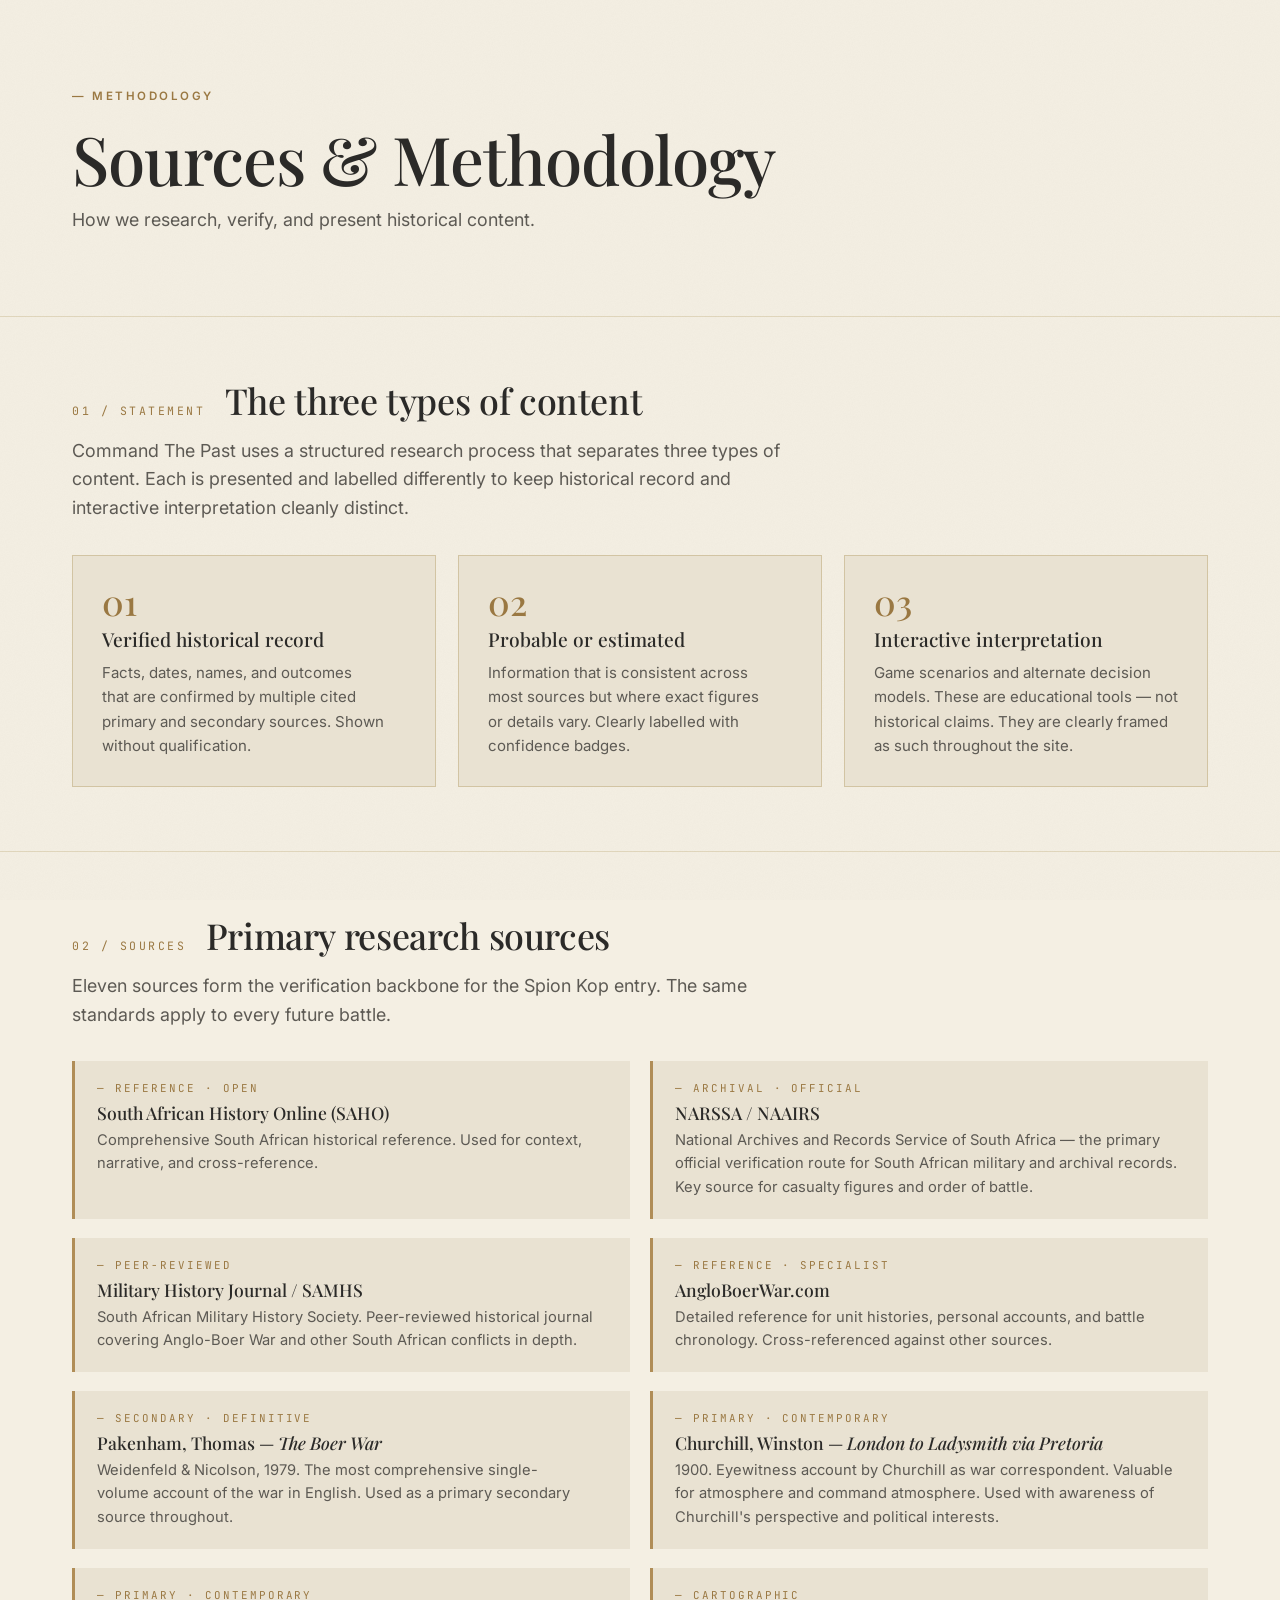
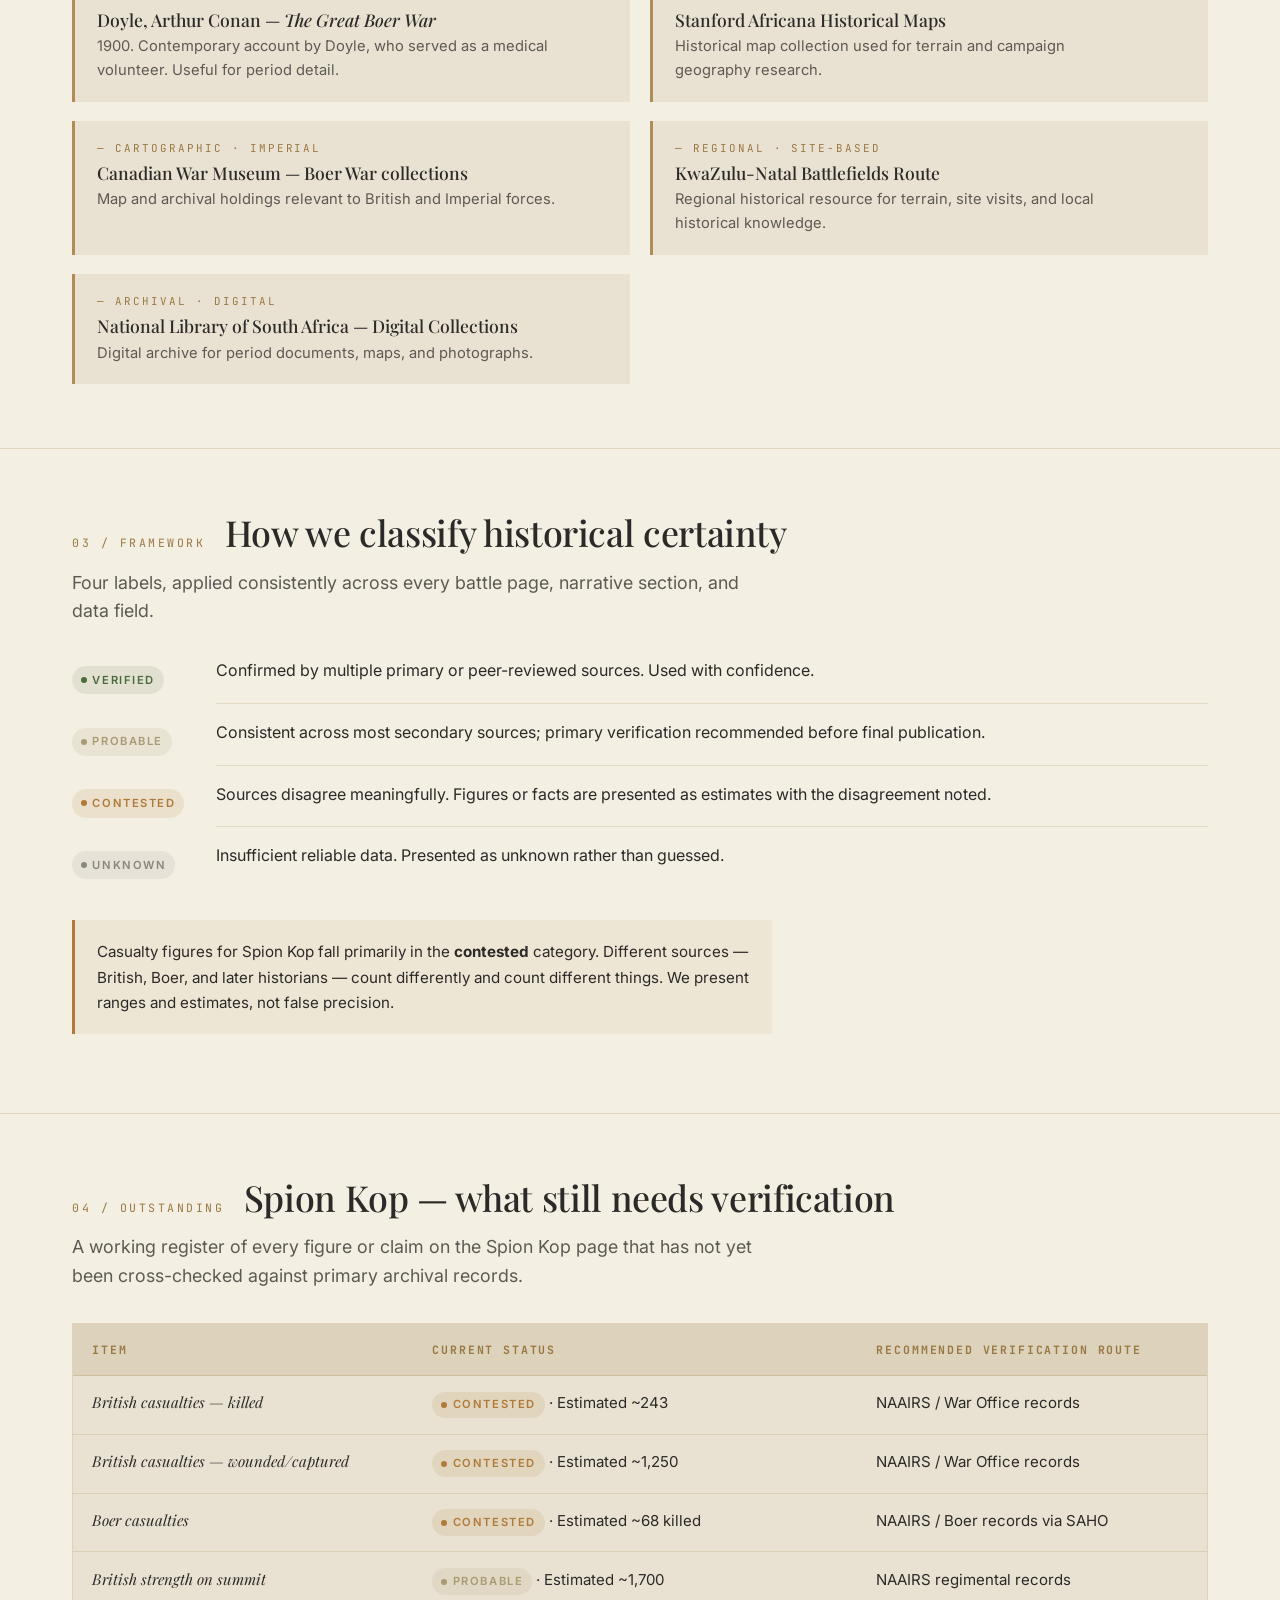
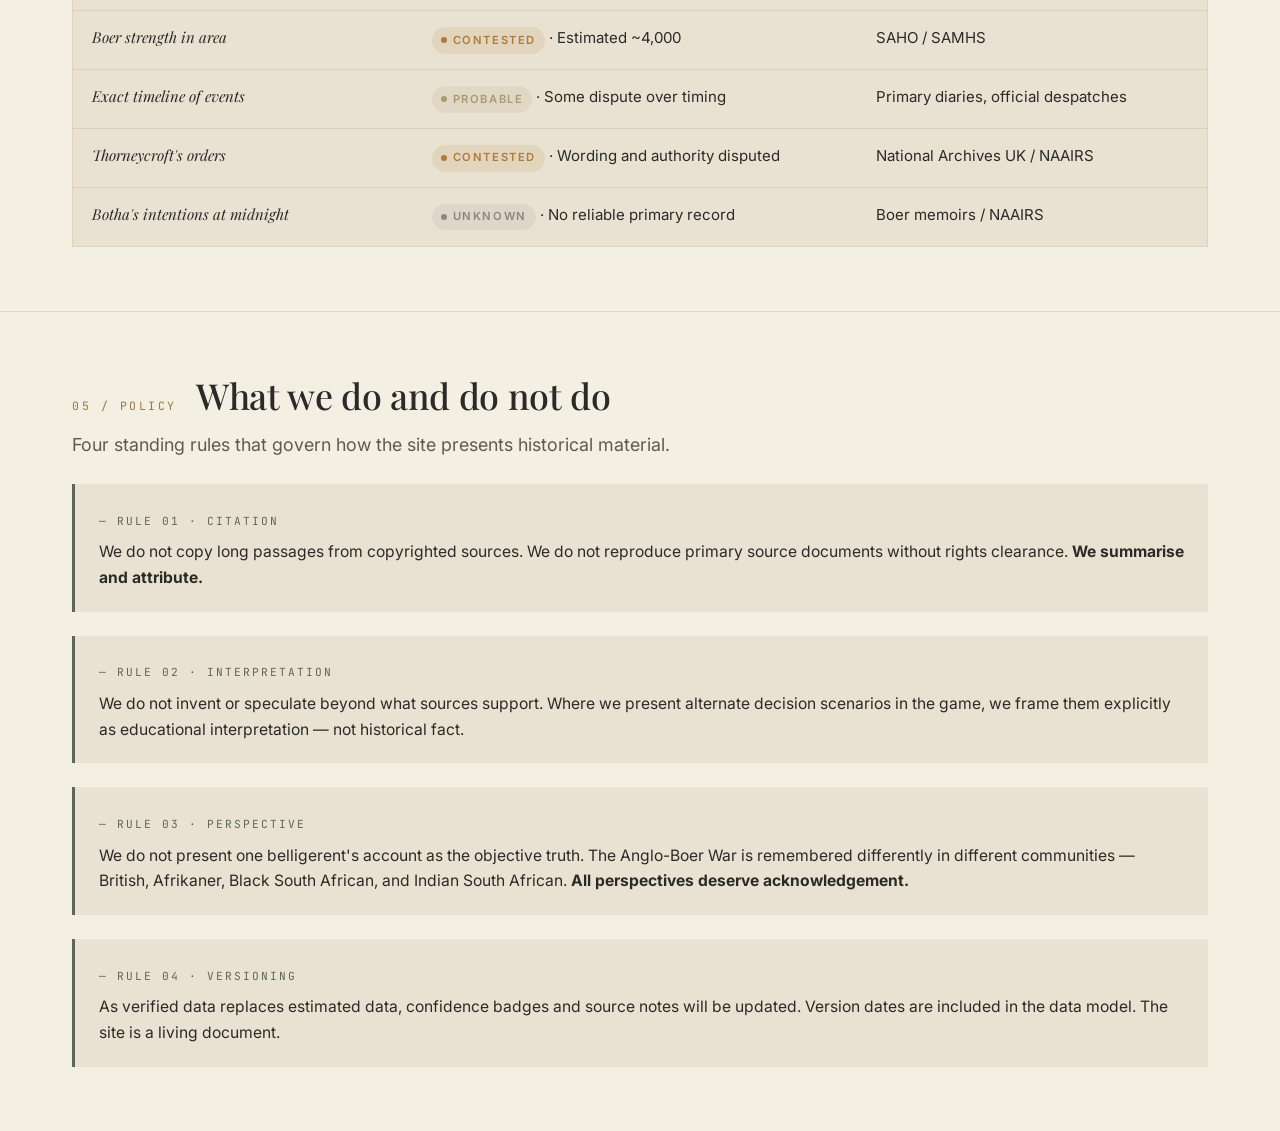
<file: sources.html>
<!DOCTYPE html>
<html lang="en">
<head>
<meta charset="utf-8" />
<meta name="viewport" content="width=device-width, initial-scale=1" />
<title>Sources & Methodology | Command The Past</title>
<meta name="description" content="How Command The Past researches, verifies, and presents historical content — including source categories, confidence framework, and outstanding verification for Spion Kop." />
<link rel="preconnect" href="https://fonts.googleapis.com" />
<link rel="preconnect" href="https://fonts.gstatic.com" crossorigin />
<link href="https://fonts.googleapis.com/css2?family=Playfair+Display:ital,wght@0,400;0,500;0,700;1,400&family=Cormorant+Garamond:wght@400;500;600&family=Inter:wght@400;500;600&family=JetBrains+Mono:wght@400;500&display=swap" rel="stylesheet" />
<link rel="stylesheet" href="styles.css" />
<style>
  .page-hero {
    padding: 5rem 0 4rem;
    border-bottom: 1px solid rgba(139,105,20,0.18);
  }
  .page-hero h1 { font-size: clamp(2.6rem, 5.5vw, 4.2rem); margin-bottom: 0.6rem; }

  .methodology-grid {
    display: grid;
    grid-template-columns: repeat(3, 1fr);
    gap: 1.4rem;
    margin-top: 2rem;
  }
  @media (max-width: 760px) { .methodology-grid { grid-template-columns: 1fr; } }
  .meth-card {
    background: var(--paper);
    border: 1px solid rgba(139,105,20,0.25);
    padding: 1.8rem;
  }
  .meth-card .icon-num {
    font-family: var(--serif);
    font-size: 2.2rem;
    color: var(--brass-deep);
    font-weight: 500;
    line-height: 1;
  }
  .meth-card h4 {
    font-family: var(--serif);
    font-size: 1.2rem;
    text-transform: none;
    letter-spacing: 0;
    font-weight: 500;
    margin: 0.6rem 0 0.7rem;
  }
  .meth-card p { color: var(--muted); font-size: 0.94rem; line-height: 1.6; margin: 0; }

  .source-list {
    margin-top: 2rem;
    display: grid;
    grid-template-columns: 1fr 1fr;
    gap: 1.2rem;
  }
  @media (max-width: 760px) { .source-list { grid-template-columns: 1fr; } }
  .source-entry {
    background: var(--paper);
    border-left: 3px solid var(--brass);
    padding: 1.2rem 1.4rem;
  }
  .source-entry h4 {
    font-family: var(--serif);
    font-size: 1.1rem;
    text-transform: none;
    letter-spacing: 0;
    font-weight: 500;
    margin: 0 0 0.4rem;
  }
  .source-entry .tag {
    font-family: var(--mono);
    font-size: 0.68rem;
    letter-spacing: 0.18em;
    text-transform: uppercase;
    color: var(--brass-deep);
    margin-bottom: 0.3rem;
    display: block;
  }
  .source-entry p { color: var(--muted); font-size: 0.92rem; line-height: 1.6; margin: 0; }

  .confidence-table {
    display: grid;
    grid-template-columns: max-content 1fr;
    gap: 1rem 2rem;
    margin-top: 2rem;
    align-items: start;
  }
  .confidence-table .row {
    display: contents;
  }
  .confidence-table .label-cell {
    padding-top: 0.3rem;
  }
  .confidence-table .desc-cell {
    padding-bottom: 1.2rem;
    border-bottom: 1px solid rgba(139,105,20,0.15);
    font-size: 1rem;
    line-height: 1.6;
    color: var(--ink);
  }
  .confidence-table .row:last-child .desc-cell { border-bottom: 0; }

  .verification-table-wrap {
    overflow-x: auto;
    margin-top: 2rem;
    border: 1px solid rgba(139,105,20,0.2);
  }
  .verification-table {
    width: 100%;
    border-collapse: collapse;
    background: var(--paper);
    font-size: 0.94rem;
    min-width: 600px;
  }
  .verification-table th {
    text-align: left;
    background: var(--paper-deep);
    padding: 1rem 1.2rem;
    font-family: var(--mono);
    font-size: 0.72rem;
    letter-spacing: 0.16em;
    text-transform: uppercase;
    color: var(--brass-deep);
    border-bottom: 1px solid rgba(139,105,20,0.3);
  }
  .verification-table td {
    padding: 0.95rem 1.2rem;
    border-bottom: 1px solid rgba(139,105,20,0.15);
    vertical-align: top;
    line-height: 1.55;
  }
  .verification-table tr:last-child td { border-bottom: 0; }
  .verification-table .item-cell { font-family: var(--serif); font-style: italic; color: var(--ink); }

  .policy-grid {
    display: grid;
    grid-template-columns: 1fr;
    gap: 1.5rem;
    margin-top: 1.5rem;
  }
  .policy-rule {
    background: var(--paper);
    border-left: 3px solid var(--olive);
    padding: 1.3rem 1.5rem;
  }
  .policy-rule .label {
    font-family: var(--mono);
    font-size: 0.7rem;
    letter-spacing: 0.18em;
    text-transform: uppercase;
    color: var(--olive);
  }
  .policy-rule p { margin: 0.4rem 0 0; font-size: 0.98rem; line-height: 1.65; }

  .section-divider-deep { padding: 4rem 0; border-bottom: 1px solid rgba(139,105,20,0.18); }
  .section-divider-deep:last-of-type { border-bottom: 0; }

  .section-title {
    display: flex;
    align-items: baseline;
    gap: 1.2rem;
    margin-bottom: 1rem;
  }
  .section-title .num {
    font-family: var(--mono);
    font-size: 0.72rem;
    letter-spacing: 0.22em;
    text-transform: uppercase;
    color: var(--brass-deep);
  }
  .section-title h2 {
    margin: 0;
    font-size: clamp(1.7rem, 2.8vw, 2.4rem);
  }
</style>
</head>
<body data-screen-label="07 Sources">

<div id="site-header"></div>

<!-- Hero -->
<section class="page-hero">
  <div class="container">
    <div class="eyebrow">— Methodology</div>
    <h1>Sources &amp; Methodology</h1>
    <p class="lede" style="max-width:60ch;">How we research, verify, and present historical content.</p>
  </div>
</section>

<!-- Section 1: Methodology statement -->
<section class="section-divider-deep">
  <div class="container">
    <div class="section-title">
      <span class="num">01 / Statement</span>
      <h2>The three types of content</h2>
    </div>
    <p class="lede" style="max-width:65ch;">Command The Past uses a structured research process that separates three types of content. Each is presented and labelled differently to keep historical record and interactive interpretation cleanly distinct.</p>

    <div class="methodology-grid">
      <article class="meth-card">
        <div class="icon-num">01</div>
        <h4>Verified historical record</h4>
        <p>Facts, dates, names, and outcomes that are confirmed by multiple cited primary and secondary sources. Shown without qualification.</p>
      </article>
      <article class="meth-card">
        <div class="icon-num">02</div>
        <h4>Probable or estimated</h4>
        <p>Information that is consistent across most sources but where exact figures or details vary. Clearly labelled with confidence badges.</p>
      </article>
      <article class="meth-card">
        <div class="icon-num">03</div>
        <h4>Interactive interpretation</h4>
        <p>Game scenarios and alternate decision models. These are educational tools — not historical claims. They are clearly framed as such throughout the site.</p>
      </article>
    </div>
  </div>
</section>

<!-- Section 2: Source categories -->
<section class="section-divider-deep">
  <div class="container">
    <div class="section-title">
      <span class="num">02 / Sources</span>
      <h2>Primary research sources</h2>
    </div>
    <p class="lede" style="max-width:65ch;">Eleven sources form the verification backbone for the Spion Kop entry. The same standards apply to every future battle.</p>

    <div class="source-list">
      <article class="source-entry">
        <span class="tag">— Reference · Open</span>
        <h4>South African History Online (SAHO)</h4>
        <p>Comprehensive South African historical reference. Used for context, narrative, and cross-reference.</p>
      </article>
      <article class="source-entry">
        <span class="tag">— Archival · Official</span>
        <h4>NARSSA / NAAIRS</h4>
        <p>National Archives and Records Service of South Africa — the primary official verification route for South African military and archival records. Key source for casualty figures and order of battle.</p>
      </article>
      <article class="source-entry">
        <span class="tag">— Peer-reviewed</span>
        <h4>Military History Journal / SAMHS</h4>
        <p>South African Military History Society. Peer-reviewed historical journal covering Anglo-Boer War and other South African conflicts in depth.</p>
      </article>
      <article class="source-entry">
        <span class="tag">— Reference · Specialist</span>
        <h4>AngloBoerWar.com</h4>
        <p>Detailed reference for unit histories, personal accounts, and battle chronology. Cross-referenced against other sources.</p>
      </article>
      <article class="source-entry">
        <span class="tag">— Secondary · Definitive</span>
        <h4>Pakenham, Thomas — <em>The Boer War</em></h4>
        <p>Weidenfeld &amp; Nicolson, 1979. The most comprehensive single-volume account of the war in English. Used as a primary secondary source throughout.</p>
      </article>
      <article class="source-entry">
        <span class="tag">— Primary · Contemporary</span>
        <h4>Churchill, Winston — <em>London to Ladysmith via Pretoria</em></h4>
        <p>1900. Eyewitness account by Churchill as war correspondent. Valuable for atmosphere and command atmosphere. Used with awareness of Churchill's perspective and political interests.</p>
      </article>
      <article class="source-entry">
        <span class="tag">— Primary · Contemporary</span>
        <h4>Doyle, Arthur Conan — <em>The Great Boer War</em></h4>
        <p>1900. Contemporary account by Doyle, who served as a medical volunteer. Useful for period detail.</p>
      </article>
      <article class="source-entry">
        <span class="tag">— Cartographic</span>
        <h4>Stanford Africana Historical Maps</h4>
        <p>Historical map collection used for terrain and campaign geography research.</p>
      </article>
      <article class="source-entry">
        <span class="tag">— Cartographic · Imperial</span>
        <h4>Canadian War Museum — Boer War collections</h4>
        <p>Map and archival holdings relevant to British and Imperial forces.</p>
      </article>
      <article class="source-entry">
        <span class="tag">— Regional · Site-based</span>
        <h4>KwaZulu-Natal Battlefields Route</h4>
        <p>Regional historical resource for terrain, site visits, and local historical knowledge.</p>
      </article>
      <article class="source-entry">
        <span class="tag">— Archival · Digital</span>
        <h4>National Library of South Africa — Digital Collections</h4>
        <p>Digital archive for period documents, maps, and photographs.</p>
      </article>
    </div>
  </div>
</section>

<!-- Section 3: Confidence framework -->
<section class="section-divider-deep" id="confidence">
  <div class="container">
    <div class="section-title">
      <span class="num">03 / Framework</span>
      <h2>How we classify historical certainty</h2>
    </div>
    <p class="lede" style="max-width:65ch;">Four labels, applied consistently across every battle page, narrative section, and data field.</p>

    <div class="confidence-table">
      <div class="row">
        <div class="label-cell"><span class="confidence verified">verified</span></div>
        <div class="desc-cell">Confirmed by multiple primary or peer-reviewed sources. Used with confidence.</div>
      </div>
      <div class="row">
        <div class="label-cell"><span class="confidence probable">probable</span></div>
        <div class="desc-cell">Consistent across most secondary sources; primary verification recommended before final publication.</div>
      </div>
      <div class="row">
        <div class="label-cell"><span class="confidence contested">contested</span></div>
        <div class="desc-cell">Sources disagree meaningfully. Figures or facts are presented as estimates with the disagreement noted.</div>
      </div>
      <div class="row">
        <div class="label-cell"><span class="confidence unknown">unknown</span></div>
        <div class="desc-cell">Insufficient reliable data. Presented as unknown rather than guessed.</div>
      </div>
    </div>

    <p style="margin-top:2rem;padding:1.2rem 1.4rem;background:rgba(176,122,58,0.08);border-left:3px solid var(--c-contested);max-width:70ch;font-size:0.95rem;line-height:1.65;">
      Casualty figures for Spion Kop fall primarily in the <strong>contested</strong> category. Different sources — British, Boer, and later historians — count differently and count different things. We present ranges and estimates, not false precision.
    </p>
  </div>
</section>

<!-- Section 4: Spion Kop verification status -->
<section class="section-divider-deep">
  <div class="container">
    <div class="section-title">
      <span class="num">04 / Outstanding</span>
      <h2>Spion Kop — what still needs verification</h2>
    </div>
    <p class="lede" style="max-width:65ch;">A working register of every figure or claim on the Spion Kop page that has not yet been cross-checked against primary archival records.</p>

    <div class="verification-table-wrap">
      <table class="verification-table">
        <thead>
          <tr>
            <th>Item</th>
            <th>Current status</th>
            <th>Recommended verification route</th>
          </tr>
        </thead>
        <tbody>
          <tr>
            <td class="item-cell">British casualties — killed</td>
            <td><span class="confidence contested">contested</span> · Estimated ~243</td>
            <td>NAAIRS / War Office records</td>
          </tr>
          <tr>
            <td class="item-cell">British casualties — wounded/captured</td>
            <td><span class="confidence contested">contested</span> · Estimated ~1,250</td>
            <td>NAAIRS / War Office records</td>
          </tr>
          <tr>
            <td class="item-cell">Boer casualties</td>
            <td><span class="confidence contested">contested</span> · Estimated ~68 killed</td>
            <td>NAAIRS / Boer records via SAHO</td>
          </tr>
          <tr>
            <td class="item-cell">British strength on summit</td>
            <td><span class="confidence probable">probable</span> · Estimated ~1,700</td>
            <td>NAAIRS regimental records</td>
          </tr>
          <tr>
            <td class="item-cell">Boer strength in area</td>
            <td><span class="confidence contested">contested</span> · Estimated ~4,000</td>
            <td>SAHO / SAMHS</td>
          </tr>
          <tr>
            <td class="item-cell">Exact timeline of events</td>
            <td><span class="confidence probable">probable</span> · Some dispute over timing</td>
            <td>Primary diaries, official despatches</td>
          </tr>
          <tr>
            <td class="item-cell">Thorneycroft's orders</td>
            <td><span class="confidence contested">contested</span> · Wording and authority disputed</td>
            <td>National Archives UK / NAAIRS</td>
          </tr>
          <tr>
            <td class="item-cell">Botha's intentions at midnight</td>
            <td><span class="confidence unknown">unknown</span> · No reliable primary record</td>
            <td>Boer memoirs / NAAIRS</td>
          </tr>
        </tbody>
      </table>
    </div>
  </div>
</section>

<!-- Section 5: Citation policy -->
<section class="section-divider-deep">
  <div class="container">
    <div class="section-title">
      <span class="num">05 / Policy</span>
      <h2>What we do and do not do</h2>
    </div>
    <p class="lede" style="max-width:65ch;">Four standing rules that govern how the site presents historical material.</p>

    <div class="policy-grid">
      <div class="policy-rule">
        <span class="label">— Rule 01 · Citation</span>
        <p>We do not copy long passages from copyrighted sources. We do not reproduce primary source documents without rights clearance. <strong>We summarise and attribute.</strong></p>
      </div>
      <div class="policy-rule">
        <span class="label">— Rule 02 · Interpretation</span>
        <p>We do not invent or speculate beyond what sources support. Where we present alternate decision scenarios in the game, we frame them explicitly as educational interpretation — not historical fact.</p>
      </div>
      <div class="policy-rule">
        <span class="label">— Rule 03 · Perspective</span>
        <p>We do not present one belligerent's account as the objective truth. The Anglo-Boer War is remembered differently in different communities — British, Afrikaner, Black South African, and Indian South African. <strong>All perspectives deserve acknowledgement.</strong></p>
      </div>
      <div class="policy-rule">
        <span class="label">— Rule 04 · Versioning</span>
        <p>As verified data replaces estimated data, confidence badges and source notes will be updated. Version dates are included in the data model. The site is a living document.</p>
      </div>
    </div>
  </div>
</section>

<div id="site-footer"></div>

<script src="partials.js"></script>
</body>
</html>
</file>
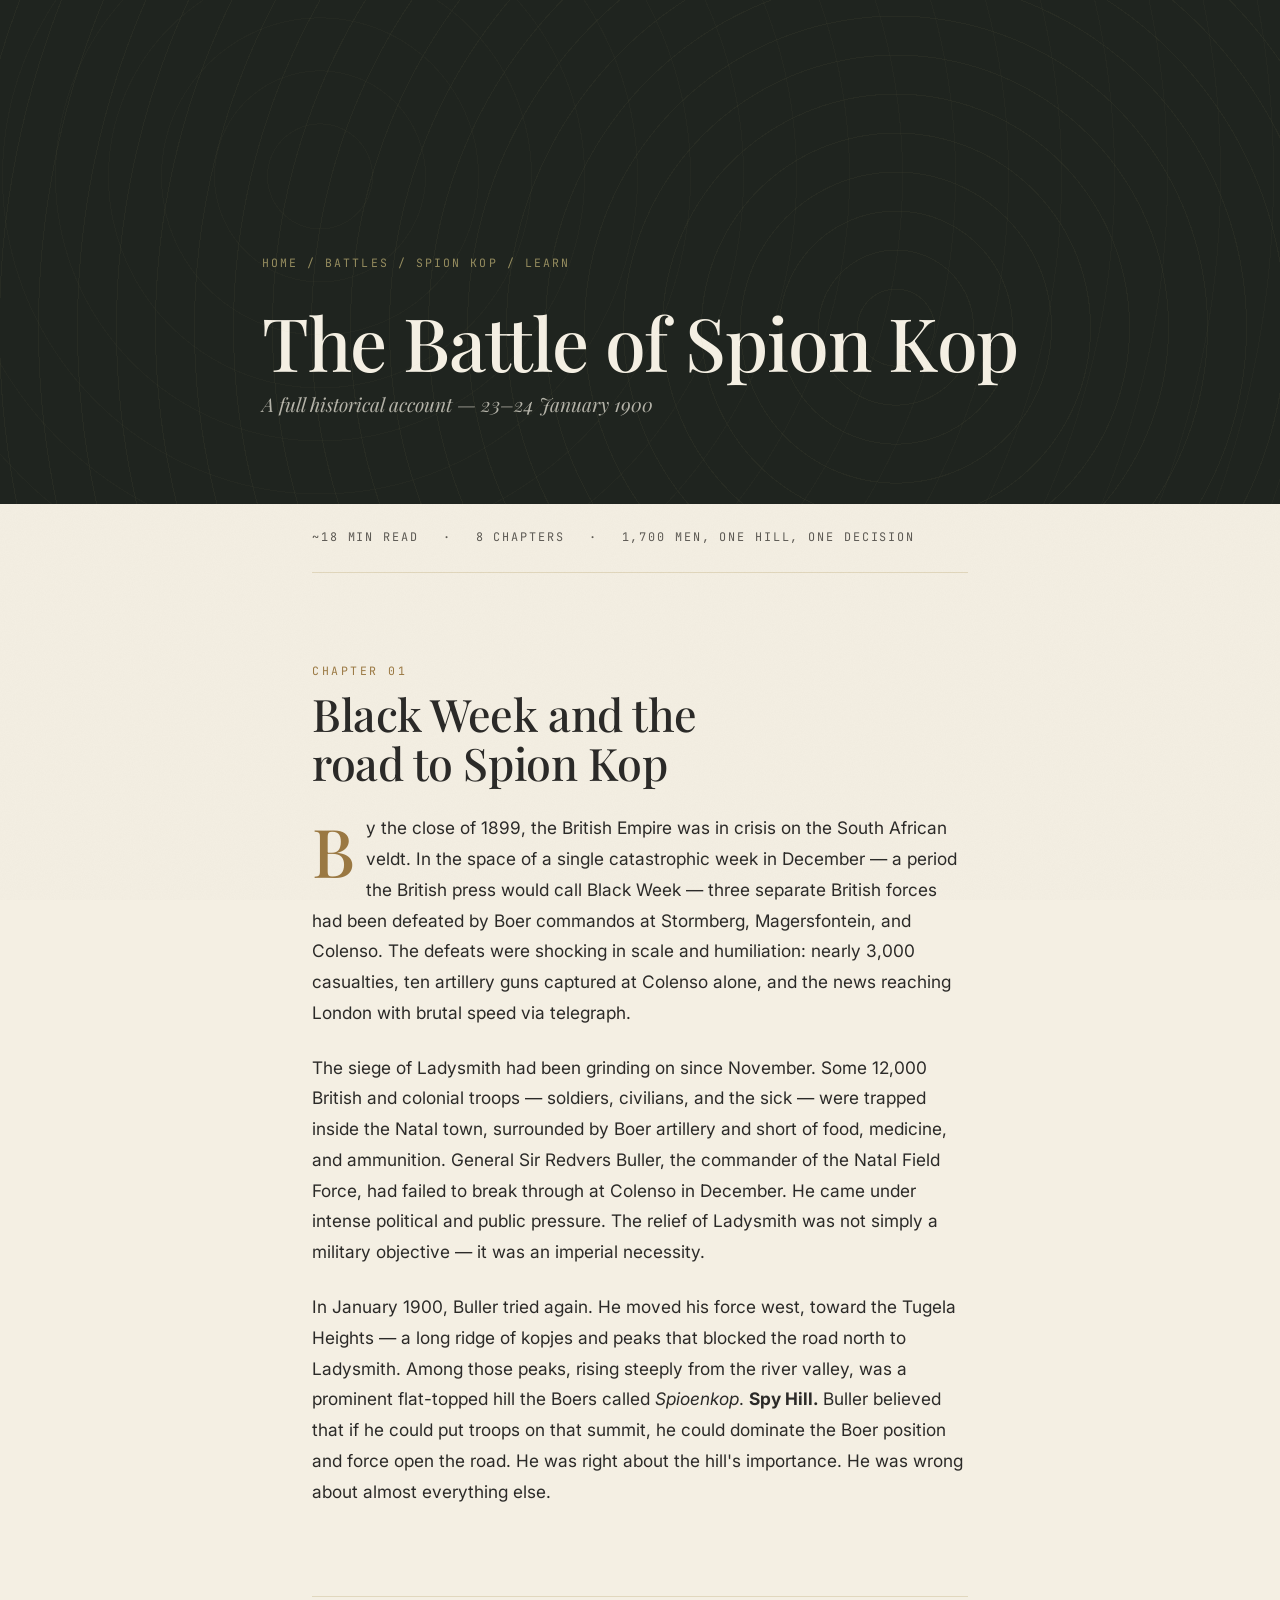
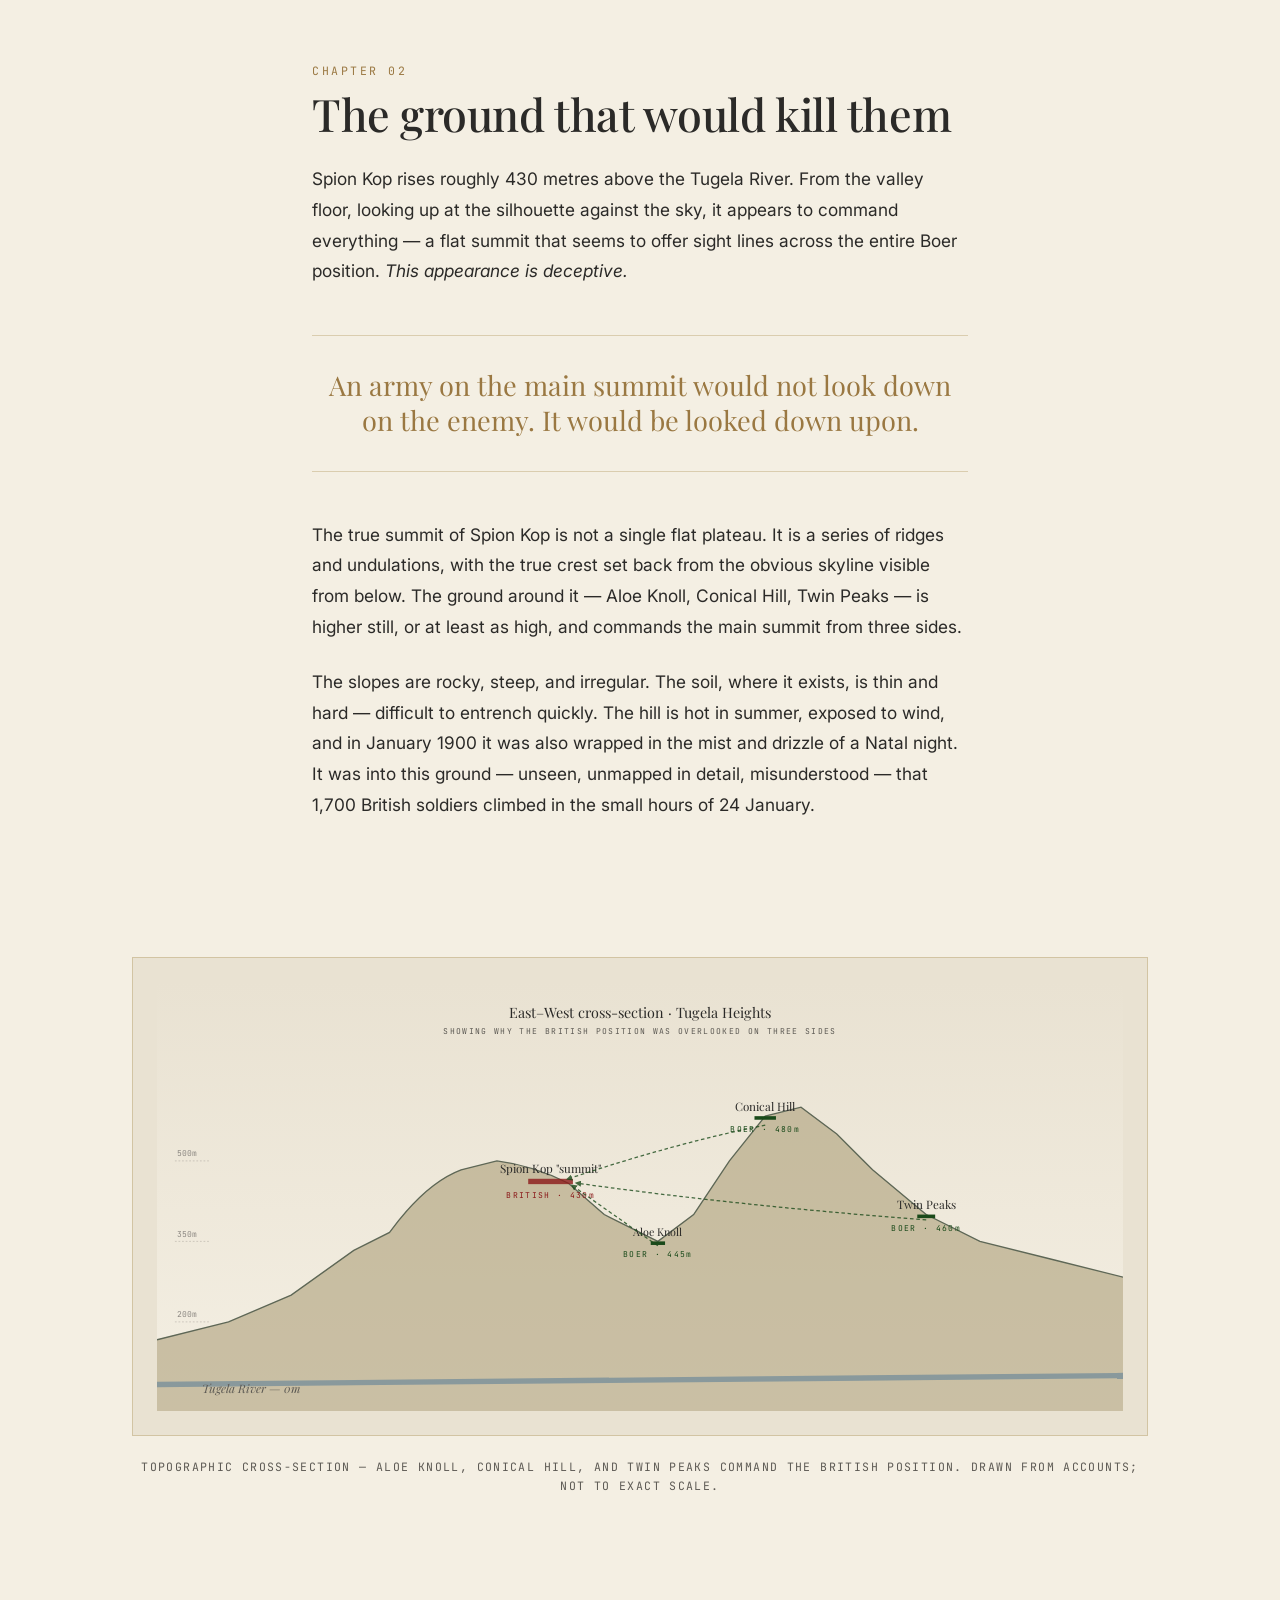
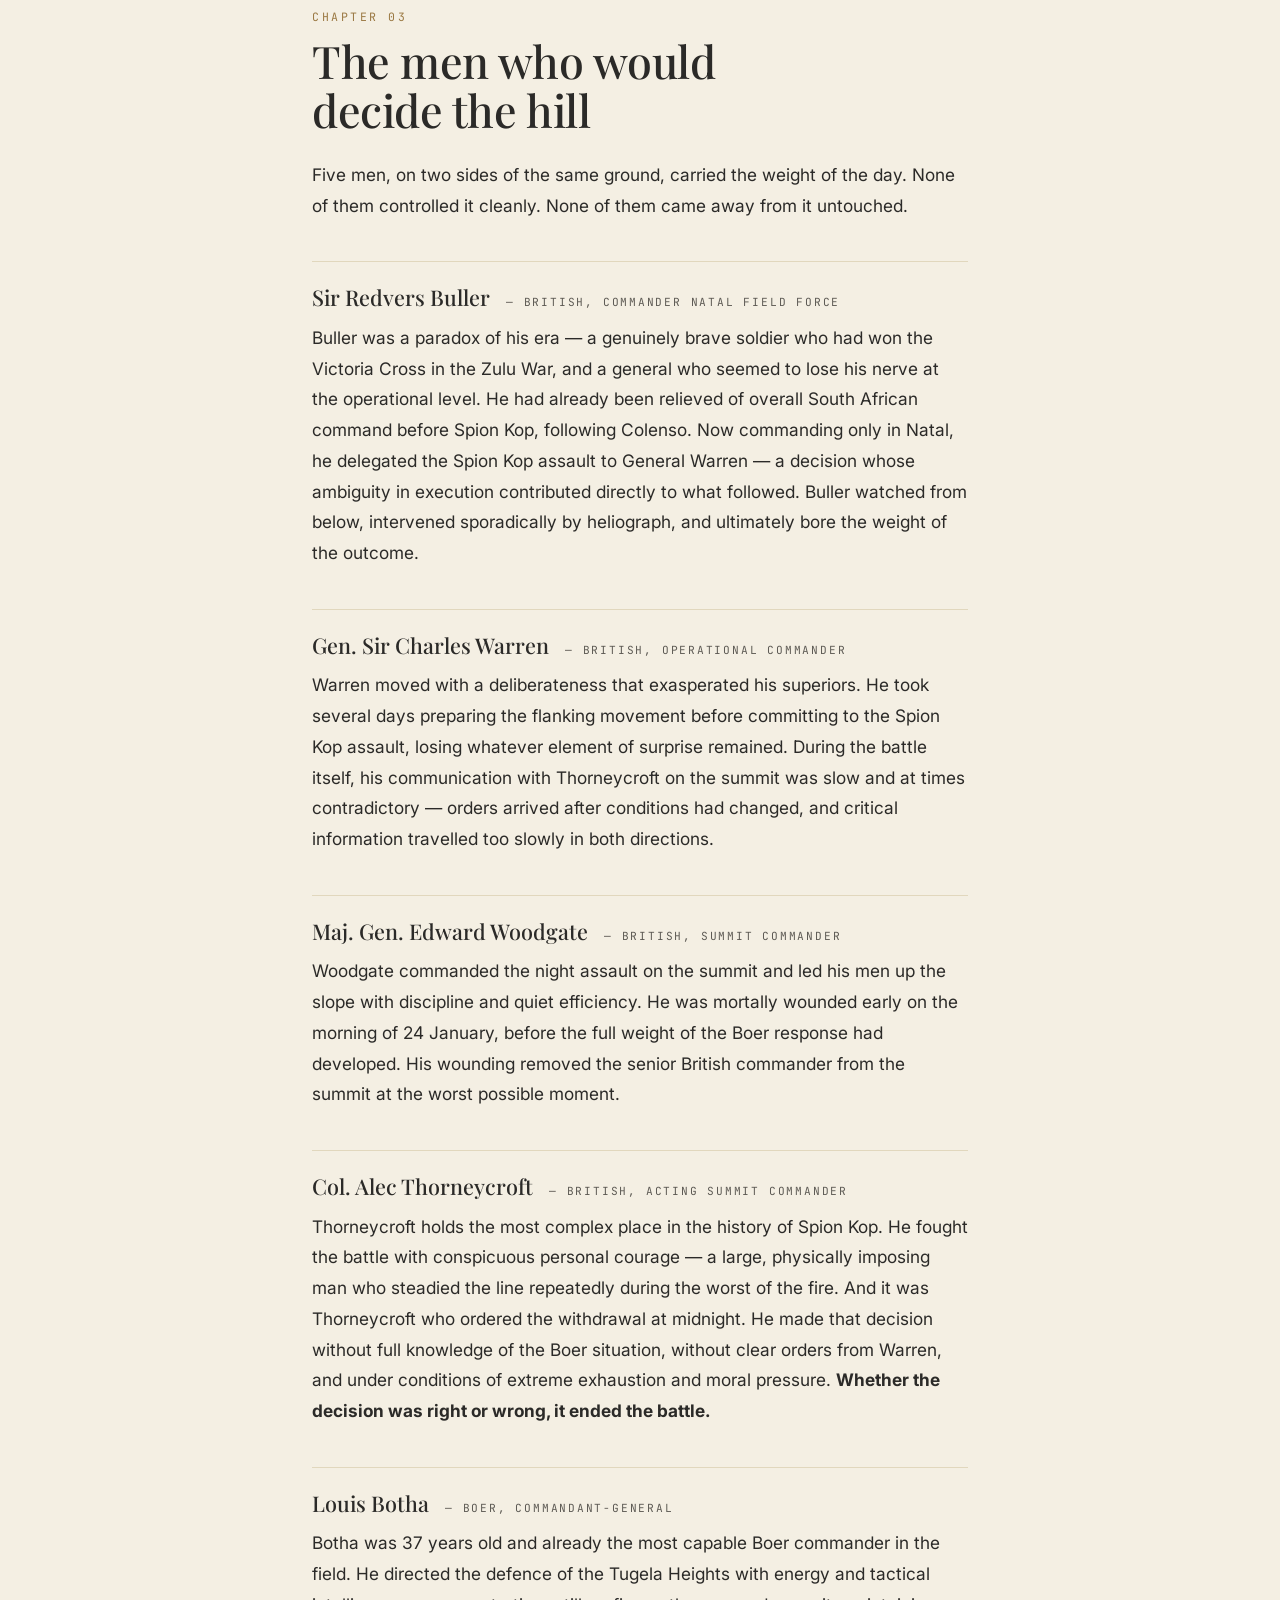
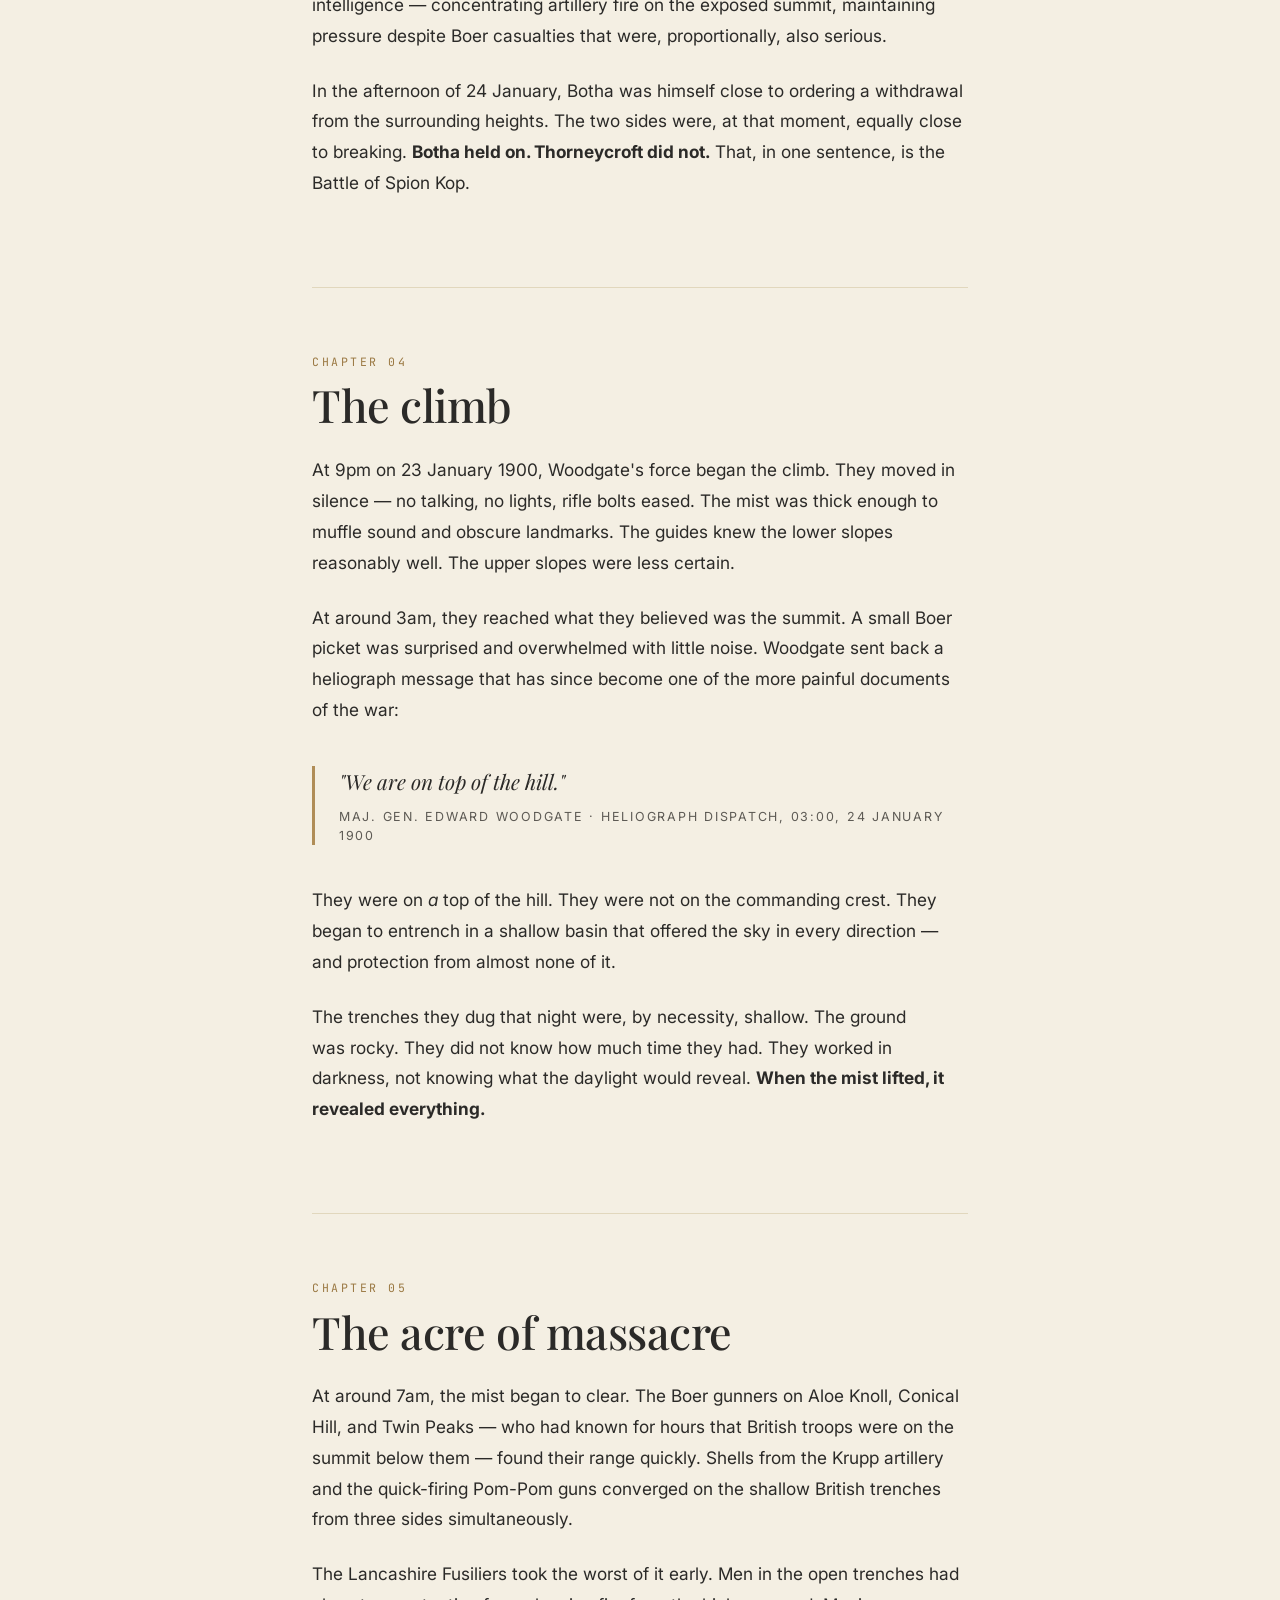
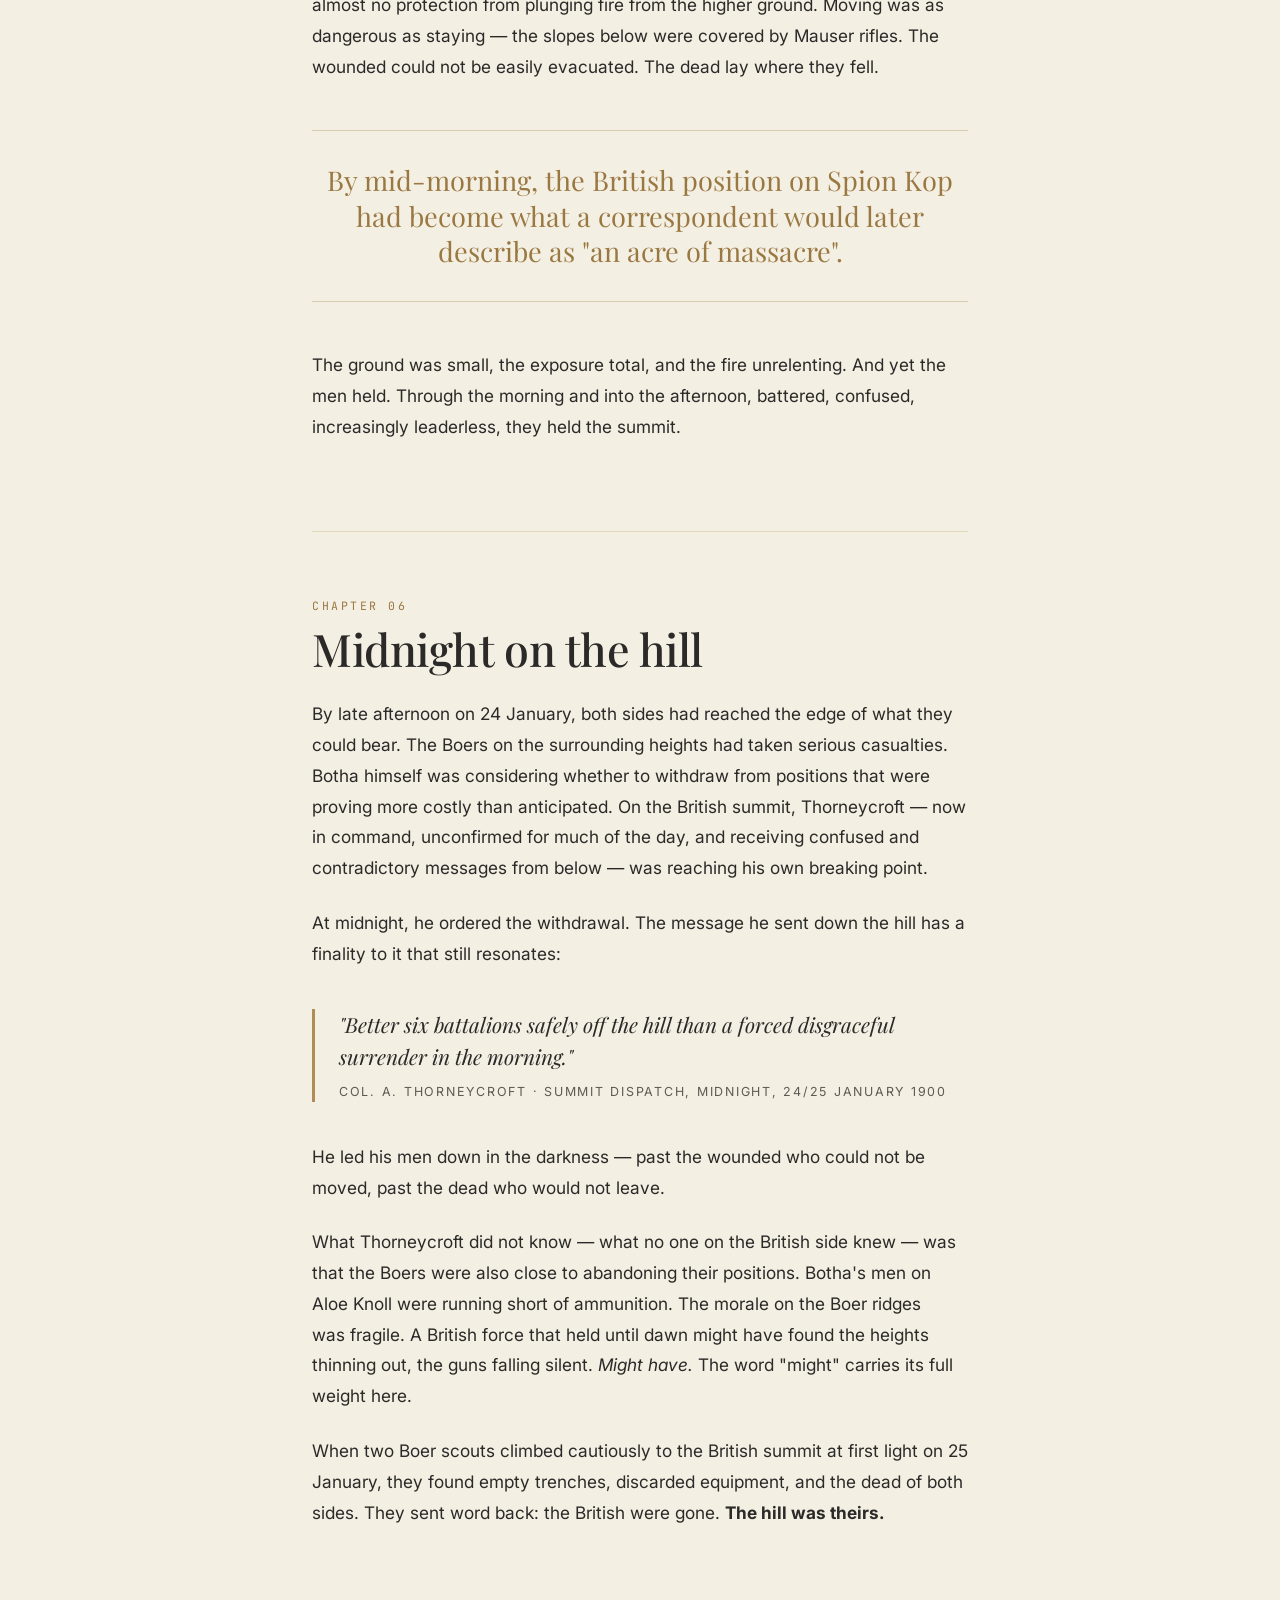
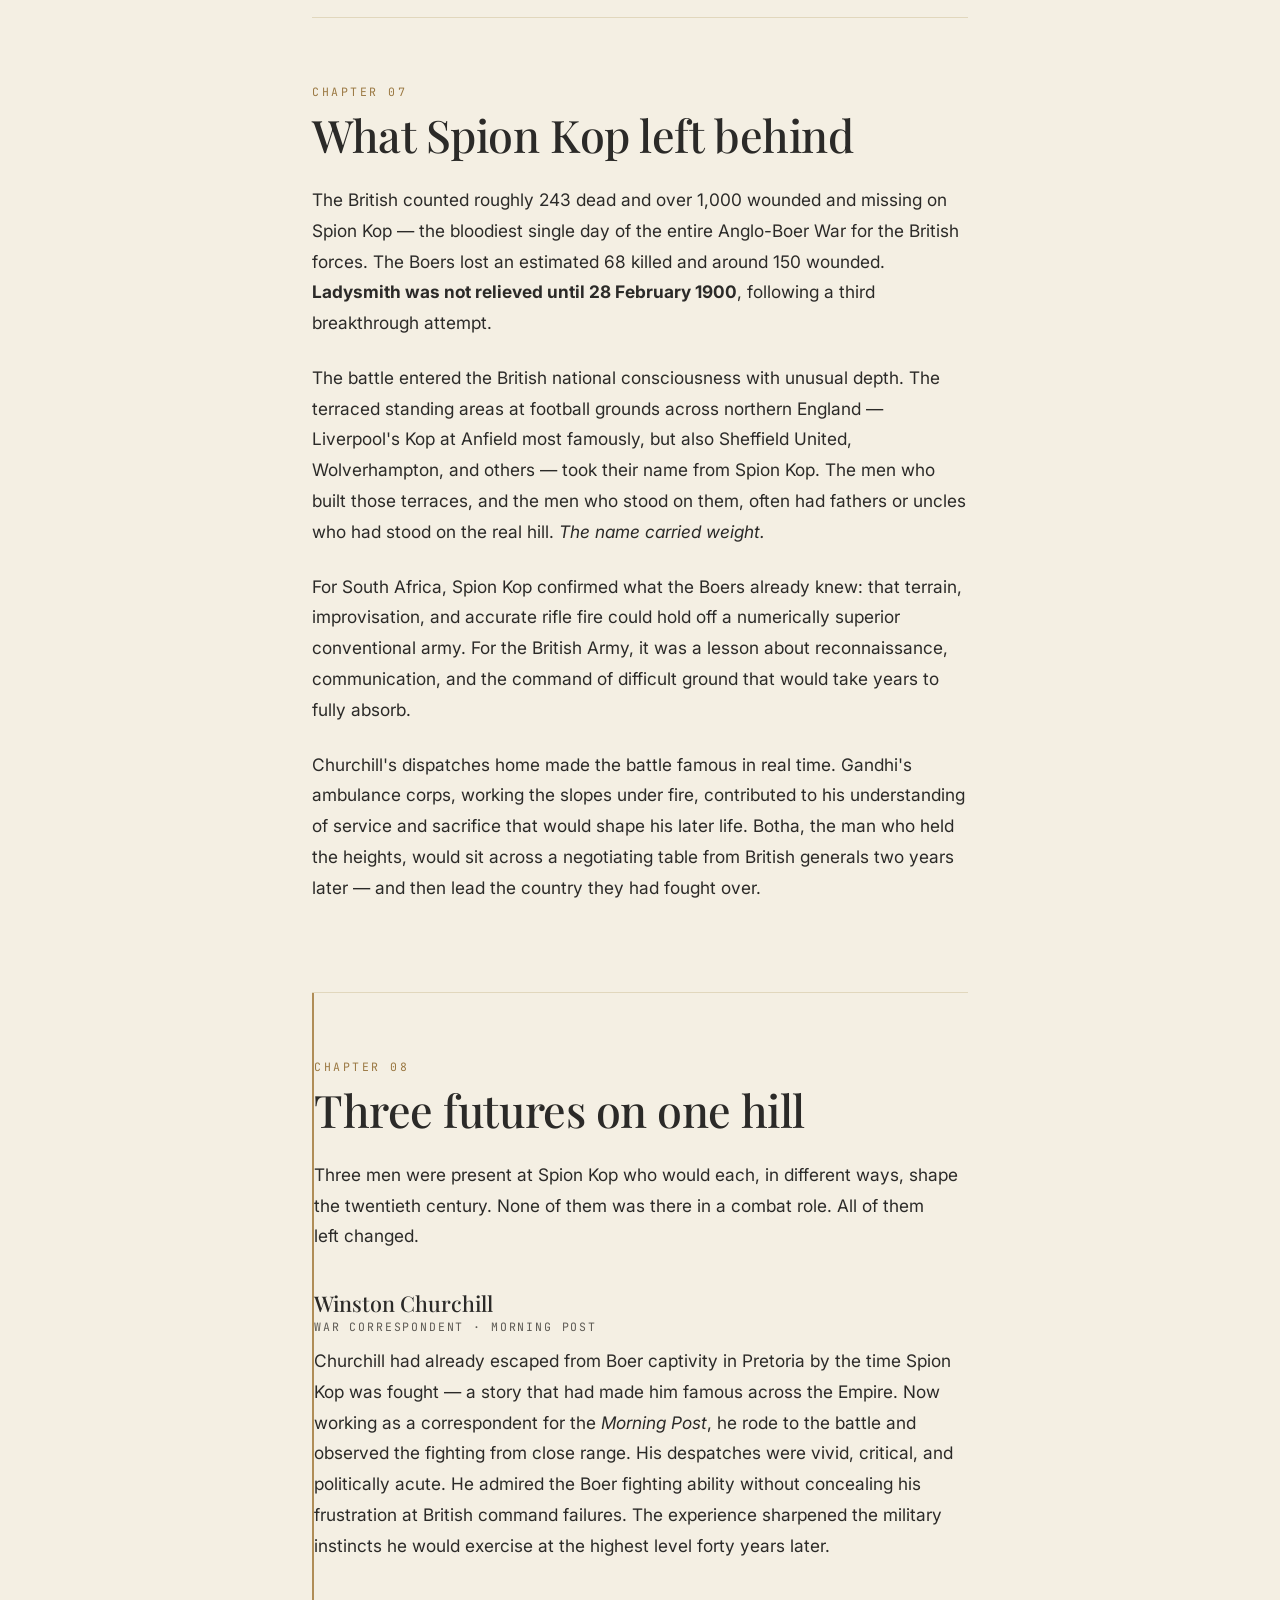
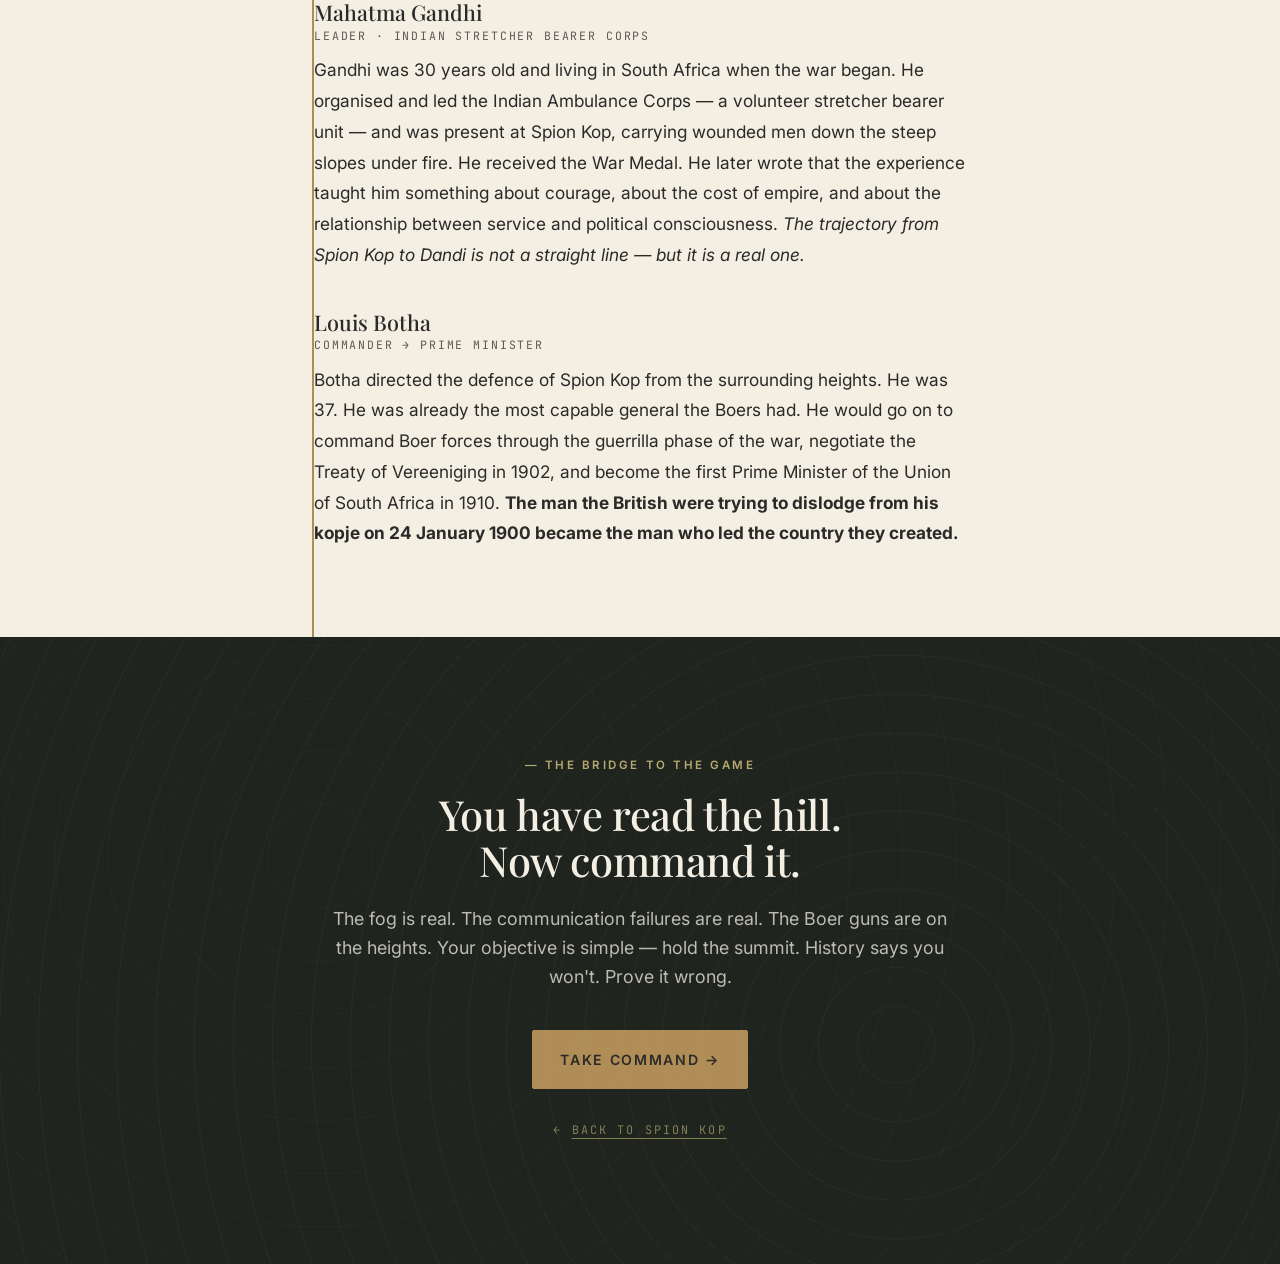
<file: spion-kop-learn.html>
<!DOCTYPE html>
<html lang="en">
<head>
<meta charset="utf-8" />
<meta name="viewport" content="width=device-width, initial-scale=1" />
<title>Battle of Spion Kop — Full History | Command The Past</title>
<meta name="description" content="The complete story of the Battle of Spion Kop — terrain, commanders, turning points, and the midnight decision that handed the hill back to Botha. Read before you play." />
<link rel="preconnect" href="https://fonts.googleapis.com" />
<link rel="preconnect" href="https://fonts.gstatic.com" crossorigin />
<link href="https://fonts.googleapis.com/css2?family=Playfair+Display:ital,wght@0,400;0,500;0,700;1,400&family=Cormorant+Garamond:wght@400;500;600&family=EB+Garamond:wght@400;500&family=Inter:wght@400;500;600&family=JetBrains+Mono:wght@400;500&display=swap" rel="stylesheet" />
<link rel="stylesheet" href="styles.css" />
<style>
  .learn-hero {
    padding: 5rem 0 4rem;
    min-height: 56vh;
    display: flex; align-items: flex-end;
  }
  .learn-hero h1 {
    font-size: clamp(2.6rem, 6vw, 4.6rem);
    line-height: 1.02;
    margin-bottom: 0.6rem;
  }
  .learn-hero .subtitle {
    font-family: var(--serif);
    font-style: italic;
    font-size: 1.2rem;
    color: rgba(244,239,227,0.7);
  }
  .crumbs {
    font-family: var(--mono);
    font-size: 0.72rem;
    letter-spacing: 0.18em;
    text-transform: uppercase;
    color: var(--gold-light);
    opacity: 0.7;
    margin-bottom: 2rem;
  }

  .longread {
    max-width: 720px;
    margin: 0 auto;
    padding: 0 var(--gutter);
  }
  .longread > section {
    padding: 4rem 0;
    border-bottom: 1px solid rgba(139,105,20,0.18);
  }
  .longread > section:last-child { border-bottom: 0; }
  .longread .num {
    font-family: var(--mono);
    font-size: 0.72rem;
    letter-spacing: 0.22em;
    text-transform: uppercase;
    color: var(--brass-deep);
    margin-bottom: 0.6rem;
    display: block;
  }
  .longread h2 {
    font-family: var(--serif);
    font-size: clamp(2rem, 3.5vw, 2.8rem);
    line-height: 1.1;
    margin-bottom: 1.6rem;
    letter-spacing: -0.01em;
  }
  .longread h3 {
    font-family: var(--serif);
    font-size: 1.35rem;
    margin: 2.5rem 0 0.8rem;
    font-weight: 500;
    text-transform: none;
    letter-spacing: 0;
    color: var(--brass-deep);
  }
  .longread p {
    font-size: 1.08rem;
    line-height: 1.78;
    color: var(--ink);
    margin: 0 0 1.4em;
    text-wrap: pretty;
  }
  .longread .dropcap::first-letter {
    font-family: var(--serif);
    font-size: 4.2rem;
    line-height: 0.9;
    float: left;
    padding: 0.4rem 0.7rem 0 0;
    color: var(--brass-deep);
    font-weight: 500;
  }
  .longread blockquote {
    margin: 2.5rem 0;
    padding: 0 0 0 1.5rem;
    border-left: 3px solid var(--brass);
    font-family: var(--serif);
    font-style: italic;
    font-size: 1.3rem;
    line-height: 1.5;
    color: var(--ink);
  }
  .longread blockquote cite {
    display: block;
    margin-top: 0.7rem;
    font-family: var(--sans);
    font-size: 0.78rem;
    font-style: normal;
    letter-spacing: 0.14em;
    text-transform: uppercase;
    color: var(--muted);
  }
  .longread .pullquote {
    font-family: var(--serif);
    font-size: 1.7rem;
    line-height: 1.3;
    color: var(--brass-deep);
    margin: 3rem 0;
    padding: 2rem 0;
    border-top: 1px solid rgba(139,105,20,0.25);
    border-bottom: 1px solid rgba(139,105,20,0.25);
    text-align: center;
  }
  .longread figure {
    margin: 2.5rem 0;
  }
  .longread figcaption {
    font-family: var(--mono);
    font-size: 0.72rem;
    letter-spacing: 0.12em;
    text-transform: uppercase;
    color: var(--muted);
    margin-top: 0.8rem;
    text-align: center;
  }

  .commander-prose h3 {
    color: var(--ink);
    border-top: 1px solid rgba(139,105,20,0.18);
    padding-top: 1.5rem;
    display: flex;
    align-items: baseline;
    gap: 1rem;
  }
  .commander-prose h3 .tag {
    font-family: var(--mono);
    font-size: 0.7rem;
    letter-spacing: 0.16em;
    text-transform: uppercase;
    color: var(--muted);
    font-weight: 400;
  }

  .person-prose {
    padding-left: 1rem;
    border-left: 2px solid var(--brass);
  }
  .person-prose h3 {
    color: var(--ink);
    margin-top: 2.5rem;
  }
  .person-prose h3 .role {
    display: block;
    font-family: var(--mono);
    font-size: 0.72rem;
    letter-spacing: 0.16em;
    text-transform: uppercase;
    color: var(--muted);
    margin-top: 0.3rem;
    font-weight: 400;
  }

  .terrain-panel {
    max-width: 1080px;
    margin: 3rem auto;
    padding: 0 var(--gutter);
  }
  .terrain-panel svg {
    width: 100%;
    height: auto;
    background: var(--paper);
    border: 1px solid rgba(139,105,20,0.25);
    padding: 1.5rem;
  }
  .terrain-cap {
    font-family: var(--mono);
    font-size: 0.72rem;
    letter-spacing: 0.12em;
    text-transform: uppercase;
    color: var(--muted);
    text-align: center;
    margin-top: 0.8rem;
  }

  .reading-meta {
    display: flex;
    align-items: center;
    gap: 1.5rem;
    font-family: var(--mono);
    font-size: 0.74rem;
    letter-spacing: 0.16em;
    text-transform: uppercase;
    color: var(--muted);
    margin: 1.5rem 0;
    padding-bottom: 1.5rem;
    border-bottom: 1px solid rgba(139,105,20,0.18);
  }

  .play-cta {
    text-align: center;
    padding: 7rem 0;
  }
  .play-cta h2 { max-width: 22ch; margin: 0 auto 1.4rem; }
</style>
</head>
<body data-screen-label="04 Spion Kop Learn">

<div id="site-header"></div>

<!-- Hero -->
<section class="command learn-hero">
  <div class="contour-bg"></div>
  <div class="container">
    <div class="crumbs">Home / Battles / Spion Kop / Learn</div>
    <h1>The Battle of Spion Kop</h1>
    <p class="subtitle">A full historical account — 23–24 January 1900</p>
  </div>
</section>

<div class="longread">

  <div class="reading-meta">
    <span>~18 min read</span>
    <span>·</span>
    <span>8 chapters</span>
    <span>·</span>
    <span>1,700 men, one hill, one decision</span>
  </div>

  <section>
    <span class="num">Chapter 01</span>
    <h2>Black Week and the road to Spion Kop</h2>
    <p class="dropcap">By the close of 1899, the British Empire was in crisis on the South African veldt. In the space of a single catastrophic week in December — a period the British press would call Black Week — three separate British forces had been defeated by Boer commandos at Stormberg, Magersfontein, and Colenso. The defeats were shocking in scale and humiliation: nearly 3,000 casualties, ten artillery guns captured at Colenso alone, and the news reaching London with brutal speed via telegraph.</p>

    <p>The siege of Ladysmith had been grinding on since November. Some 12,000 British and colonial troops — soldiers, civilians, and the sick — were trapped inside the Natal town, surrounded by Boer artillery and short of food, medicine, and ammunition. General Sir Redvers Buller, the commander of the Natal Field Force, had failed to break through at Colenso in December. He came under intense political and public pressure. The relief of Ladysmith was not simply a military objective — it was an imperial necessity.</p>

    <p>In January 1900, Buller tried again. He moved his force west, toward the Tugela Heights — a long ridge of kopjes and peaks that blocked the road north to Ladysmith. Among those peaks, rising steeply from the river valley, was a prominent flat-topped hill the Boers called <em>Spioenkop</em>. <strong>Spy Hill.</strong> Buller believed that if he could put troops on that summit, he could dominate the Boer position and force open the road. He was right about the hill's importance. He was wrong about almost everything else.</p>
  </section>

  <section>
    <span class="num">Chapter 02</span>
    <h2>The ground that would kill them</h2>
    <p>Spion Kop rises roughly 430 metres above the Tugela River. From the valley floor, looking up at the silhouette against the sky, it appears to command everything — a flat summit that seems to offer sight lines across the entire Boer position. <em>This appearance is deceptive.</em></p>

    <p class="pullquote">An army on the main summit would not look down on the enemy. It would be looked down upon.</p>

    <p>The true summit of Spion Kop is not a single flat plateau. It is a series of ridges and undulations, with the true crest set back from the obvious skyline visible from below. The ground around it — Aloe Knoll, Conical Hill, Twin Peaks — is higher still, or at least as high, and commands the main summit from three sides.</p>

    <p>The slopes are rocky, steep, and irregular. The soil, where it exists, is thin and hard — difficult to entrench quickly. The hill is hot in summer, exposed to wind, and in January 1900 it was also wrapped in the mist and drizzle of a Natal night. It was into this ground — unseen, unmapped in detail, misunderstood — that 1,700 British soldiers climbed in the small hours of 24 January.</p>
  </section>
</div>

<!-- Terrain panel (full width) -->
<div class="terrain-panel">
  <svg viewBox="0 0 1080 480" role="img" aria-label="Cross-section of Spion Kop and surrounding heights">
    <defs>
      <linearGradient id="sky" x1="0" y1="0" x2="0" y2="1">
        <stop offset="0%" stop-color="#e9e2d2"/>
        <stop offset="100%" stop-color="#f4efe3"/>
      </linearGradient>
    </defs>
    <rect width="1080" height="480" fill="url(#sky)"/>

    <!-- Cross-section profile -->
    <path d="M0,400 L80,380 L150,350 L220,300 L260,280 Q300,225 340,210 L380,200 Q420,205 460,225 L500,260 L560,290 L600,260 L640,200 L680,150 L720,140 L760,170 L800,210 L860,260 L920,290 L1000,310 L1080,330 L1080,480 L0,480 Z"
          fill="#a89a72" opacity="0.55"/>
    <!-- Sky line -->
    <path d="M0,400 L80,380 L150,350 L220,300 L260,280 Q300,225 340,210 L380,200 Q420,205 460,225 L500,260 L560,290 L600,260 L640,200 L680,150 L720,140 L760,170 L800,210 L860,260 L920,290 L1000,310 L1080,330"
          fill="none" stroke="#5e6756" stroke-width="1.5"/>

    <!-- Tugela River at base -->
    <path d="M0,450 L1080,440" stroke="#6f8a9a" stroke-width="6" opacity="0.7"/>
    <text x="50" y="460" font-family="Playfair Display" font-style="italic" font-size="13" fill="#5d5a54">Tugela River — 0m</text>

    <!-- British position -->
    <g transform="translate(440,220)">
      <rect x="-25" y="0" width="50" height="6" fill="#8b1a1a" opacity="0.8"/>
      <text x="0" y="22" text-anchor="middle" font-family="JetBrains Mono, monospace" font-size="9" letter-spacing="1.5" fill="#8b1a1a">BRITISH · 430m</text>
      <text x="0" y="-6" text-anchor="middle" font-family="Playfair Display" font-size="13" fill="#2b2a28">Spion Kop "summit"</text>
    </g>

    <!-- Conical Hill -->
    <g transform="translate(680,150)">
      <rect x="-12" y="0" width="24" height="4" fill="#1a4a1a"/>
      <text x="0" y="-6" text-anchor="middle" font-family="Playfair Display" font-size="13" fill="#2b2a28">Conical Hill</text>
      <text x="0" y="18" text-anchor="middle" font-family="JetBrains Mono, monospace" font-size="9" letter-spacing="1.5" fill="#1a4a1a">BOER · 480m</text>
    </g>

    <!-- Twin Peaks -->
    <g transform="translate(860,260)">
      <rect x="-10" y="0" width="20" height="4" fill="#1a4a1a"/>
      <text x="0" y="-6" text-anchor="middle" font-family="Playfair Display" font-size="13" fill="#2b2a28">Twin Peaks</text>
      <text x="0" y="18" text-anchor="middle" font-family="JetBrains Mono, monospace" font-size="9" letter-spacing="1.5" fill="#1a4a1a">BOER · 460m</text>
    </g>

    <!-- Aloe Knoll -->
    <g transform="translate(560,290)">
      <rect x="-8" y="0" width="16" height="4" fill="#1a4a1a"/>
      <text x="0" y="-6" text-anchor="middle" font-family="Playfair Display" font-size="12" fill="#2b2a28">Aloe Knoll</text>
      <text x="0" y="18" text-anchor="middle" font-family="JetBrains Mono, monospace" font-size="9" letter-spacing="1.5" fill="#1a4a1a">BOER · 445m</text>
    </g>

    <!-- Fire arrows -->
    <g stroke="#1a4a1a" stroke-width="1.4" fill="none" stroke-dasharray="4 3" opacity="0.8">
      <path d="M680,160 Q580,180 460,220" marker-end="url(#fireArrow)"/>
      <path d="M860,266 Q650,250 470,225" marker-end="url(#fireArrow)"/>
      <path d="M560,295 Q510,260 465,228" marker-end="url(#fireArrow)"/>
    </g>
    <defs>
      <marker id="fireArrow" viewBox="0 0 10 10" refX="6" refY="5" markerWidth="5" markerHeight="5" orient="auto">
        <path d="M0,0 L10,5 L0,10 Z" fill="#1a4a1a"/>
      </marker>
    </defs>

    <!-- Elevation guides -->
    <g font-family="JetBrains Mono, monospace" font-size="9" fill="#8a8680" stroke="none">
      <line x1="20" y1="200" x2="60" y2="200" stroke="#8a8680" stroke-width="0.4" stroke-dasharray="2 2"/>
      <text x="22" y="195">500m</text>
      <line x1="20" y1="290" x2="60" y2="290" stroke="#8a8680" stroke-width="0.4" stroke-dasharray="2 2"/>
      <text x="22" y="285">350m</text>
      <line x1="20" y1="380" x2="60" y2="380" stroke="#8a8680" stroke-width="0.4" stroke-dasharray="2 2"/>
      <text x="22" y="375">200m</text>
    </g>

    <!-- Title -->
    <text x="540" y="40" text-anchor="middle" font-family="Playfair Display" font-size="16" fill="#2b2a28">East–West cross-section · Tugela Heights</text>
    <text x="540" y="58" text-anchor="middle" font-family="JetBrains Mono, monospace" font-size="9" letter-spacing="1.5" fill="#5d5a54">SHOWING WHY THE BRITISH POSITION WAS OVERLOOKED ON THREE SIDES</text>
  </svg>
  <p class="terrain-cap">Topographic cross-section — Aloe Knoll, Conical Hill, and Twin Peaks command the British position. Drawn from accounts; not to exact scale.</p>
</div>

<div class="longread">
  <section class="commander-prose">
    <span class="num">Chapter 03</span>
    <h2>The men who would decide the hill</h2>
    <p>Five men, on two sides of the same ground, carried the weight of the day. None of them controlled it cleanly. None of them came away from it untouched.</p>

    <h3>Sir Redvers Buller <span class="tag">— British, Commander Natal Field Force</span></h3>
    <p>Buller was a paradox of his era — a genuinely brave soldier who had won the Victoria Cross in the Zulu War, and a general who seemed to lose his nerve at the operational level. He had already been relieved of overall South African command before Spion Kop, following Colenso. Now commanding only in Natal, he delegated the Spion Kop assault to General Warren — a decision whose ambiguity in execution contributed directly to what followed. Buller watched from below, intervened sporadically by heliograph, and ultimately bore the weight of the outcome.</p>

    <h3>Gen. Sir Charles Warren <span class="tag">— British, Operational Commander</span></h3>
    <p>Warren moved with a deliberateness that exasperated his superiors. He took several days preparing the flanking movement before committing to the Spion Kop assault, losing whatever element of surprise remained. During the battle itself, his communication with Thorneycroft on the summit was slow and at times contradictory — orders arrived after conditions had changed, and critical information travelled too slowly in both directions.</p>

    <h3>Maj. Gen. Edward Woodgate <span class="tag">— British, Summit Commander</span></h3>
    <p>Woodgate commanded the night assault on the summit and led his men up the slope with discipline and quiet efficiency. He was mortally wounded early on the morning of 24 January, before the full weight of the Boer response had developed. His wounding removed the senior British commander from the summit at the worst possible moment.</p>

    <h3>Col. Alec Thorneycroft <span class="tag">— British, Acting Summit Commander</span></h3>
    <p>Thorneycroft holds the most complex place in the history of Spion Kop. He fought the battle with conspicuous personal courage — a large, physically imposing man who steadied the line repeatedly during the worst of the fire. And it was Thorneycroft who ordered the withdrawal at midnight. He made that decision without full knowledge of the Boer situation, without clear orders from Warren, and under conditions of extreme exhaustion and moral pressure. <strong>Whether the decision was right or wrong, it ended the battle.</strong></p>

    <h3>Louis Botha <span class="tag">— Boer, Commandant-General</span></h3>
    <p>Botha was 37 years old and already the most capable Boer commander in the field. He directed the defence of the Tugela Heights with energy and tactical intelligence — concentrating artillery fire on the exposed summit, maintaining pressure despite Boer casualties that were, proportionally, also serious.</p>
    <p>In the afternoon of 24 January, Botha was himself close to ordering a withdrawal from the surrounding heights. The two sides were, at that moment, equally close to breaking. <strong>Botha held on. Thorneycroft did not.</strong> That, in one sentence, is the Battle of Spion Kop.</p>
  </section>

  <section>
    <span class="num">Chapter 04</span>
    <h2>The climb</h2>
    <p>At 9pm on 23 January 1900, Woodgate's force began the climb. They moved in silence — no talking, no lights, rifle bolts eased. The mist was thick enough to muffle sound and obscure landmarks. The guides knew the lower slopes reasonably well. The upper slopes were less certain.</p>

    <p>At around 3am, they reached what they believed was the summit. A small Boer picket was surprised and overwhelmed with little noise. Woodgate sent back a heliograph message that has since become one of the more painful documents of the war:</p>

    <blockquote>
      "We are on top of the hill."
      <cite>Maj. Gen. Edward Woodgate · heliograph dispatch, 03:00, 24 January 1900</cite>
    </blockquote>

    <p>They were on <em>a</em> top of the hill. They were not on the commanding crest. They began to entrench in a shallow basin that offered the sky in every direction — and protection from almost none of it.</p>

    <p>The trenches they dug that night were, by necessity, shallow. The ground was rocky. They did not know how much time they had. They worked in darkness, not knowing what the daylight would reveal. <strong>When the mist lifted, it revealed everything.</strong></p>
  </section>

  <section>
    <span class="num">Chapter 05</span>
    <h2>The acre of massacre</h2>
    <p>At around 7am, the mist began to clear. The Boer gunners on Aloe Knoll, Conical Hill, and Twin Peaks — who had known for hours that British troops were on the summit below them — found their range quickly. Shells from the Krupp artillery and the quick-firing Pom-Pom guns converged on the shallow British trenches from three sides simultaneously.</p>

    <p>The Lancashire Fusiliers took the worst of it early. Men in the open trenches had almost no protection from plunging fire from the higher ground. Moving was as dangerous as staying — the slopes below were covered by Mauser rifles. The wounded could not be easily evacuated. The dead lay where they fell.</p>

    <p class="pullquote">By mid-morning, the British position on Spion Kop had become what a correspondent would later describe as "an acre of massacre".</p>

    <p>The ground was small, the exposure total, and the fire unrelenting. And yet the men held. Through the morning and into the afternoon, battered, confused, increasingly leaderless, they held the summit.</p>
  </section>

  <section>
    <span class="num">Chapter 06</span>
    <h2>Midnight on the hill</h2>
    <p>By late afternoon on 24 January, both sides had reached the edge of what they could bear. The Boers on the surrounding heights had taken serious casualties. Botha himself was considering whether to withdraw from positions that were proving more costly than anticipated. On the British summit, Thorneycroft — now in command, unconfirmed for much of the day, and receiving confused and contradictory messages from below — was reaching his own breaking point.</p>

    <p>At midnight, he ordered the withdrawal. The message he sent down the hill has a finality to it that still resonates:</p>

    <blockquote>
      "Better six battalions safely off the hill than a forced disgraceful surrender in the morning."
      <cite>Col. A. Thorneycroft · summit dispatch, midnight, 24/25 January 1900</cite>
    </blockquote>

    <p>He led his men down in the darkness — past the wounded who could not be moved, past the dead who would not leave.</p>

    <p>What Thorneycroft did not know — what no one on the British side knew — was that the Boers were also close to abandoning their positions. Botha's men on Aloe Knoll were running short of ammunition. The morale on the Boer ridges was fragile. A British force that held until dawn might have found the heights thinning out, the guns falling silent. <em>Might have.</em> The word "might" carries its full weight here.</p>

    <p>When two Boer scouts climbed cautiously to the British summit at first light on 25 January, they found empty trenches, discarded equipment, and the dead of both sides. They sent word back: the British were gone. <strong>The hill was theirs.</strong></p>
  </section>

  <section>
    <span class="num">Chapter 07</span>
    <h2>What Spion Kop left behind</h2>
    <p>The British counted roughly 243 dead and over 1,000 wounded and missing on Spion Kop — the bloodiest single day of the entire Anglo-Boer War for the British forces. The Boers lost an estimated 68 killed and around 150 wounded. <strong>Ladysmith was not relieved until 28 February 1900</strong>, following a third breakthrough attempt.</p>

    <p>The battle entered the British national consciousness with unusual depth. The terraced standing areas at football grounds across northern England — Liverpool's Kop at Anfield most famously, but also Sheffield United, Wolverhampton, and others — took their name from Spion Kop. The men who built those terraces, and the men who stood on them, often had fathers or uncles who had stood on the real hill. <em>The name carried weight.</em></p>

    <p>For South Africa, Spion Kop confirmed what the Boers already knew: that terrain, improvisation, and accurate rifle fire could hold off a numerically superior conventional army. For the British Army, it was a lesson about reconnaissance, communication, and the command of difficult ground that would take years to fully absorb.</p>

    <p>Churchill's dispatches home made the battle famous in real time. Gandhi's ambulance corps, working the slopes under fire, contributed to his understanding of service and sacrifice that would shape his later life. Botha, the man who held the heights, would sit across a negotiating table from British generals two years later — and then lead the country they had fought over.</p>
  </section>

  <section class="person-prose">
    <span class="num">Chapter 08</span>
    <h2>Three futures on one hill</h2>
    <p>Three men were present at Spion Kop who would each, in different ways, shape the twentieth century. None of them was there in a combat role. All of them left changed.</p>

    <h3>Winston Churchill <span class="role">War correspondent · Morning Post</span></h3>
    <p>Churchill had already escaped from Boer captivity in Pretoria by the time Spion Kop was fought — a story that had made him famous across the Empire. Now working as a correspondent for the <em>Morning Post</em>, he rode to the battle and observed the fighting from close range. His despatches were vivid, critical, and politically acute. He admired the Boer fighting ability without concealing his frustration at British command failures. The experience sharpened the military instincts he would exercise at the highest level forty years later.</p>

    <h3>Mahatma Gandhi <span class="role">Leader · Indian Stretcher Bearer Corps</span></h3>
    <p>Gandhi was 30 years old and living in South Africa when the war began. He organised and led the Indian Ambulance Corps — a volunteer stretcher bearer unit — and was present at Spion Kop, carrying wounded men down the steep slopes under fire. He received the War Medal. He later wrote that the experience taught him something about courage, about the cost of empire, and about the relationship between service and political consciousness. <em>The trajectory from Spion Kop to Dandi is not a straight line — but it is a real one.</em></p>

    <h3>Louis Botha <span class="role">Commander → Prime Minister</span></h3>
    <p>Botha directed the defence of Spion Kop from the surrounding heights. He was 37. He was already the most capable general the Boers had. He would go on to command Boer forces through the guerrilla phase of the war, negotiate the Treaty of Vereeniging in 1902, and become the first Prime Minister of the Union of South Africa in 1910. <strong>The man the British were trying to dislodge from his kopje on 24 January 1900 became the man who led the country they created.</strong></p>
  </section>

</div>

<!-- Play CTA -->
<section class="command play-cta">
  <div class="contour-bg"></div>
  <div class="container">
    <div class="eyebrow" style="color:var(--gold-light);opacity:0.9;">— The bridge to the game</div>
    <h2>You have read the hill.<br/>Now command it.</h2>
    <p class="lede" style="max-width:56ch;margin:0 auto 2.4rem;">
      The fog is real. The communication failures are real. The Boer guns are on the heights. Your objective is simple — hold the summit. History says you won't. Prove it wrong.
    </p>
    <a href="spion-kop-play.html" class="btn btn-primary btn-lg">Take Command →</a>
    <p style="margin-top:2rem;font-family:var(--mono);font-size:0.74rem;letter-spacing:0.18em;text-transform:uppercase;color:rgba(200,185,122,0.6);">
      ← <a href="spion-kop.html" style="color:inherit;text-decoration:underline;text-underline-offset:4px;">Back to Spion Kop</a>
    </p>
  </div>
</section>

<div id="site-footer"></div>

<script src="partials.js"></script>
</body>
</html>
</file>
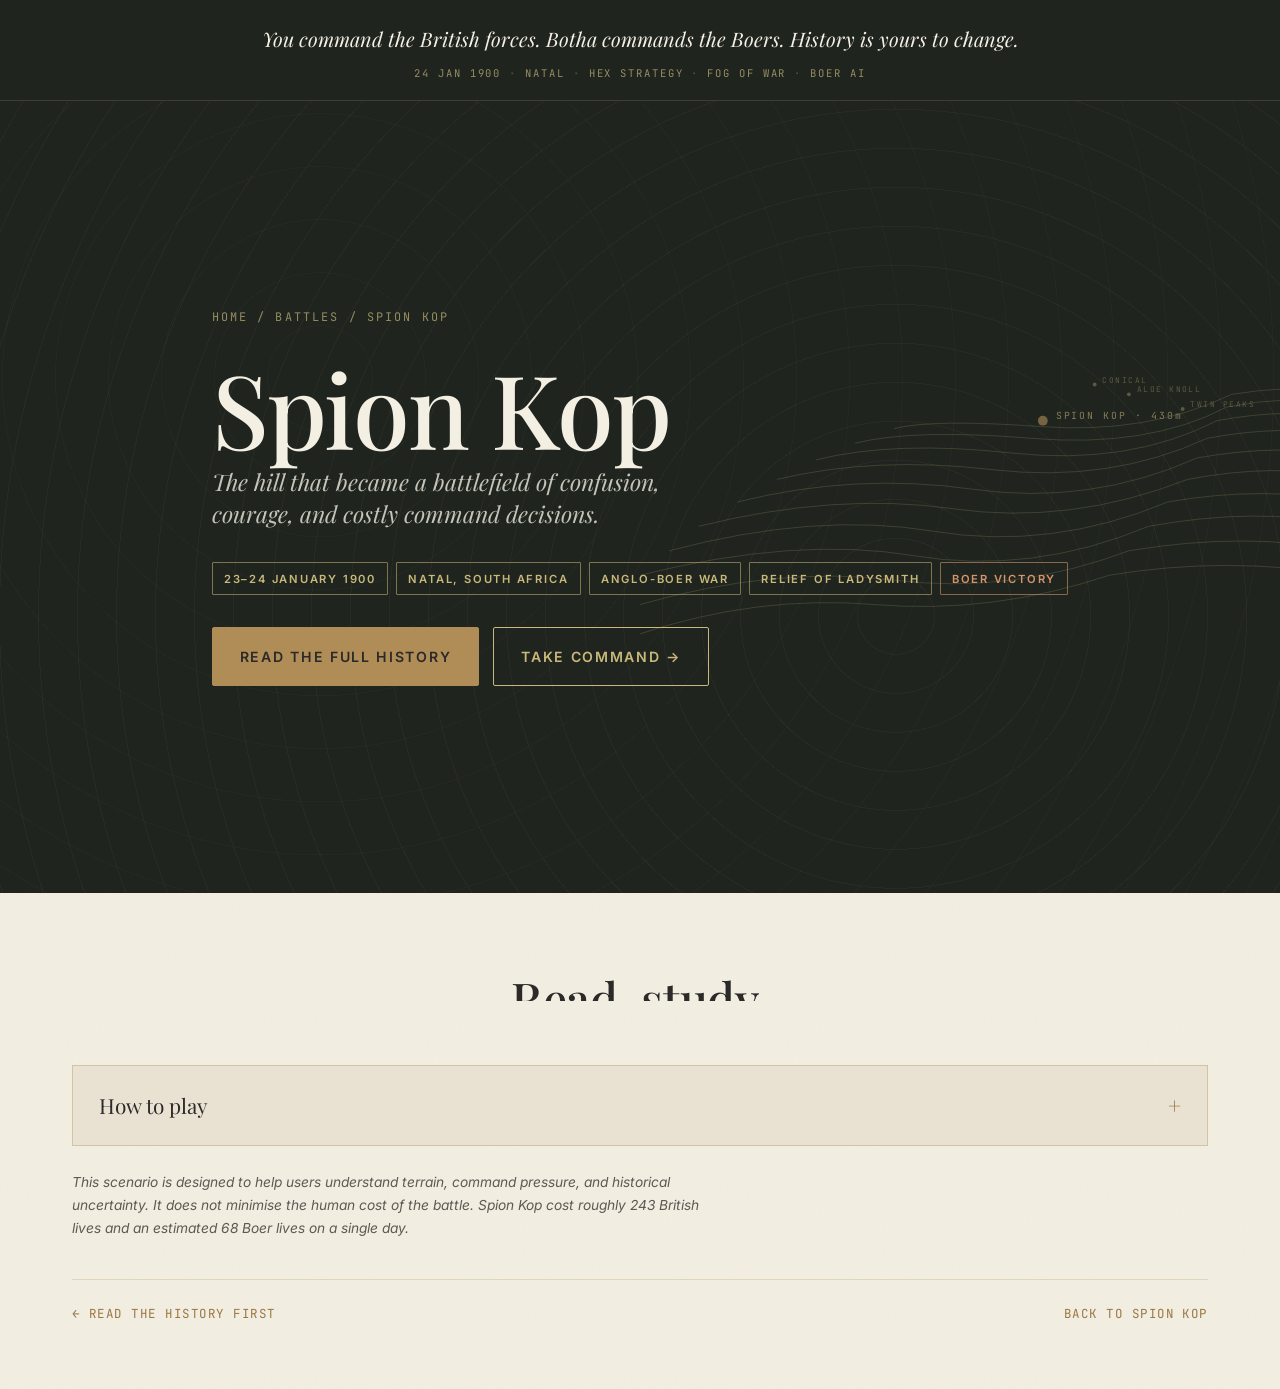
<file: spion-kop-play.html>
<!DOCTYPE html>
<html lang="en">
<head>
<meta charset="utf-8" />
<meta name="viewport" content="width=device-width, initial-scale=1" />
<title>Play Spion Kop | Command The Past</title>
<meta name="description" content="Command the British forces at the Battle of Spion Kop. Hex strategy game with fog of war, artillery, and Boer AI. Can you hold the hill where history failed?" />
<link rel="preconnect" href="https://fonts.googleapis.com" />
<link rel="preconnect" href="https://fonts.gstatic.com" crossorigin />
<link href="https://fonts.googleapis.com/css2?family=Playfair+Display:ital,wght@0,400;0,500;0,700;1,400&family=Cormorant+Garamond:wght@400;500;600&family=Inter:wght@400;500;600&family=JetBrains+Mono:wght@400;500&display=swap" rel="stylesheet" />
<link rel="stylesheet" href="styles.css" />
<style>
  body { background: var(--command); color: var(--parchment); }
  body::before { display: none; }

  .mission-strip {
    background: var(--command);
    text-align: center;
    padding: 1.4rem var(--gutter) 1.1rem;
    border-bottom: 1px solid rgba(200,185,122,0.18);
  }
  .mission-strip p {
    font-family: var(--serif);
    font-size: clamp(1rem, 1.6vw, 1.25rem);
    color: var(--parchment);
    font-style: italic;
    margin: 0 0 0.6rem;
  }
  .mission-strip .chips {
    display: flex;
    gap: 0.5rem;
    justify-content: center;
    flex-wrap: wrap;
  }
  .mission-strip .chip {
    font-family: var(--mono);
    font-size: 0.66rem;
    letter-spacing: 0.18em;
    text-transform: uppercase;
    color: var(--gold-light);
    opacity: 0.7;
  }
  .mission-strip .chip + .chip::before { content: '·'; margin-right: 0.5rem; opacity: 0.5; }

  /* Game frame */
  .game-frame {
    background:
      radial-gradient(ellipse at center, rgba(176,141,87,0.04), transparent 70%),
      #181c18;
    border-top: 1px solid rgba(200,185,122,0.12);
    border-bottom: 1px solid rgba(200,185,122,0.12);
    padding: 0;
    min-height: calc(100vh - 200px);
    position: relative;
    overflow: hidden;
  }

  .game-layout {
    display: grid;
    grid-template-columns: 220px 1fr 260px;
    gap: 0;
    height: 100%;
    min-height: 720px;
  }

  /* Left sidebar */
  .panel-left, .panel-right {
    background: rgba(8,10,8,0.5);
    border-right: 1px solid rgba(200,185,122,0.12);
    padding: 1.2rem 1rem;
    overflow-y: auto;
  }
  .panel-right { border-right: 0; border-left: 1px solid rgba(200,185,122,0.12); }

  .panel-section {
    margin-bottom: 1.5rem;
    padding-bottom: 1.2rem;
    border-bottom: 1px solid rgba(200,185,122,0.08);
  }
  .panel-section:last-child { border-bottom: 0; }
  .panel-section h6 {
    font-family: var(--mono);
    font-size: 0.66rem;
    letter-spacing: 0.2em;
    text-transform: uppercase;
    color: var(--gold-light);
    margin: 0 0 0.7rem;
    opacity: 0.8;
  }

  .turn-counter {
    font-family: var(--serif);
    font-size: 2.6rem;
    line-height: 1;
    color: var(--parchment);
  }
  .turn-counter small {
    font-family: var(--mono);
    font-size: 0.72rem;
    letter-spacing: 0.2em;
    text-transform: uppercase;
    color: var(--gold-light);
    display: block;
    opacity: 0.7;
    margin-top: 0.4rem;
  }

  .stat-row {
    display: flex;
    justify-content: space-between;
    align-items: center;
    margin-bottom: 0.5rem;
    font-size: 0.85rem;
  }
  .stat-row .label { color: rgba(244,239,227,0.65); font-size: 0.78rem; }
  .stat-row .val { font-family: var(--mono); font-weight: 500; }

  .meter {
    height: 8px;
    background: rgba(200,185,122,0.08);
    border: 1px solid rgba(200,185,122,0.18);
    margin: 0.3rem 0 0.7rem;
    position: relative;
  }
  .meter-fill { height: 100%; background: linear-gradient(to right, #c8b97a, #b08d57); }
  .meter.brit .meter-fill { background: linear-gradient(to right, #8b1a1a, #c25555); }
  .meter.boer .meter-fill { background: linear-gradient(to right, #1a4a1a, #5e8a5e); }

  .objective-line {
    display: flex;
    gap: 0.5rem;
    font-size: 0.82rem;
    margin-bottom: 0.4rem;
    color: rgba(244,239,227,0.85);
  }
  .objective-line .ico { color: var(--brass); width: 12px; flex-shrink: 0; }
  .objective-line.done { color: rgba(244,239,227,0.45); text-decoration: line-through; }

  /* Log */
  .log {
    font-family: var(--mono);
    font-size: 0.72rem;
    line-height: 1.55;
    color: rgba(244,239,227,0.75);
    max-height: 200px;
    overflow-y: auto;
  }
  .log .entry { padding: 0.3rem 0; border-bottom: 1px dashed rgba(200,185,122,0.08); }
  .log .turn-stamp { color: var(--gold-light); opacity: 0.65; }
  .log .crit { color: #d4955a; }
  .log .brit { color: #d68a8a; }
  .log .boer { color: #9ec79e; }

  /* Battle canvas */
  .battlefield {
    position: relative;
    overflow: hidden;
    background:
      radial-gradient(ellipse 80% 60% at 50% 110%, rgba(111,138,154,0.18), transparent 60%),
      radial-gradient(circle at 50% 35%, rgba(176,141,87,0.06), transparent 50%),
      #1a1f1a;
  }
  .battlefield svg {
    width: 100%;
    height: 100%;
    display: block;
  }

  .battlefield-overlay {
    position: absolute;
    pointer-events: none;
  }
  .battlefield-overlay.top-left {
    top: 1rem; left: 1rem;
    font-family: var(--mono);
    font-size: 0.7rem;
    letter-spacing: 0.16em;
    text-transform: uppercase;
    color: var(--gold-light);
    opacity: 0.7;
  }
  .battlefield-overlay.top-right {
    top: 1rem; right: 1rem;
    display: flex;
    flex-direction: column;
    align-items: flex-end;
    gap: 0.3rem;
  }
  .battlefield-overlay .compass {
    width: 56px; height: 56px;
    border-radius: 50%;
    border: 1px solid rgba(200,185,122,0.4);
    display: flex; align-items: center; justify-content: center;
    background: rgba(0,0,0,0.4);
  }
  .battlefield-overlay.bottom-left {
    bottom: 1rem; left: 1rem;
    font-family: var(--mono);
    font-size: 0.7rem;
    color: rgba(200,185,122,0.55);
    letter-spacing: 0.14em;
    text-transform: uppercase;
  }

  /* Bottom command bar */
  .command-bar {
    background: rgba(0,0,0,0.55);
    border-top: 1px solid rgba(200,185,122,0.18);
    padding: 0.9rem 1.2rem;
    display: flex;
    align-items: center;
    gap: 1.2rem;
    flex-wrap: wrap;
  }
  .mode-tabs { display: flex; gap: 0.4rem; }
  .mode-tab {
    background: rgba(200,185,122,0.04);
    border: 1px solid rgba(200,185,122,0.25);
    color: var(--gold-light);
    padding: 0.55rem 0.95rem;
    font-family: var(--mono);
    font-size: 0.74rem;
    letter-spacing: 0.14em;
    text-transform: uppercase;
    cursor: pointer;
    border-radius: 1px;
  }
  .mode-tab.active {
    background: var(--brass);
    color: var(--ink);
    border-color: var(--brass);
  }
  .end-turn-btn {
    margin-left: auto;
    background: var(--brass);
    color: var(--ink);
    border: 0;
    padding: 0.9rem 1.6rem;
    font-family: var(--sans);
    font-weight: 600;
    font-size: 0.84rem;
    letter-spacing: 0.14em;
    text-transform: uppercase;
    cursor: pointer;
    border-radius: 1px;
  }

  /* Unit detail card */
  .unit-card {
    padding: 0.8rem;
    background: rgba(139,26,26,0.1);
    border: 1px solid rgba(212,149,106,0.35);
    margin-bottom: 0.7rem;
  }
  .unit-card.boer { background: rgba(26,74,26,0.1); border-color: rgba(158,199,158,0.3); }
  .unit-card .ut { display: flex; justify-content: space-between; align-items: center; margin-bottom: 0.5rem; }
  .unit-card .name { font-family: var(--serif); font-size: 1rem; }
  .unit-card .tag { font-family: var(--mono); font-size: 0.66rem; letter-spacing: 0.16em; text-transform: uppercase; color: rgba(244,239,227,0.55); }
  .unit-card .row { display: flex; justify-content: space-between; font-size: 0.78rem; margin: 0.18rem 0; color: rgba(244,239,227,0.78); }
  .unit-card .row .v { font-family: var(--mono); font-weight: 500; }

  /* Below game */
  .below-game {
    background: var(--parchment);
    color: var(--ink);
    padding: 4rem 0;
  }
  .below-game::before {
    content: '';
    position: absolute;
    inset: 0;
    pointer-events: none;
    z-index: 0;
    opacity: 0.35;
    background-image: url("data:image/svg+xml;utf8,<svg xmlns='http://www.w3.org/2000/svg' width='180' height='180'><filter id='n'><feTurbulence type='fractalNoise' baseFrequency='0.9' numOctaves='2' stitchTiles='stitch'/><feColorMatrix values='0 0 0 0 0.17  0 0 0 0 0.16  0 0 0 0 0.15  0 0 0 0.08 0'/></filter><rect width='100%' height='100%' filter='url(%23n)'/></svg>");
    mix-blend-mode: multiply;
  }
  .below-game .container { position: relative; z-index: 1; }

  .accordion {
    border: 1px solid rgba(139,105,20,0.25);
    background: var(--paper);
  }
  .accordion summary {
    cursor: pointer;
    list-style: none;
    padding: 1.3rem 1.6rem;
    font-family: var(--serif);
    font-size: 1.3rem;
    display: flex;
    justify-content: space-between;
    align-items: center;
  }
  .accordion summary::-webkit-details-marker { display: none; }
  .accordion summary::after { content: '+'; font-size: 1.4rem; color: var(--brass-deep); }
  .accordion[open] summary::after { content: '–'; }
  .accordion .acc-body { padding: 0 1.6rem 1.6rem; }
  .accordion ol { padding-left: 1.4rem; line-height: 1.7; }
  .accordion ol li { margin-bottom: 0.4rem; }
  .accordion .note {
    margin-top: 1.2rem;
    padding: 0.9rem 1.1rem;
    background: rgba(139,105,20,0.07);
    border-left: 3px solid var(--brass);
    font-size: 0.92rem;
    color: var(--muted);
    line-height: 1.6;
  }

  .ethical {
    margin-top: 1.6rem;
    font-size: 0.86rem;
    font-style: italic;
    color: var(--muted);
    max-width: 70ch;
  }

  /* Nav back */
  .nav-row {
    display: flex;
    justify-content: space-between;
    align-items: center;
    margin-top: 2.5rem;
    padding-top: 1.5rem;
    border-top: 1px solid rgba(139,105,20,0.18);
    font-family: var(--mono);
    font-size: 0.78rem;
    letter-spacing: 0.12em;
    text-transform: uppercase;
  }
  .nav-row a { color: var(--brass-deep); text-decoration: none; }
  .nav-row a:hover { color: var(--ink); text-decoration: underline; text-underline-offset: 4px; }

  @media (max-width: 1100px) {
    .game-layout { grid-template-columns: 1fr; }
    .panel-left, .panel-right { display: none; }
  }

  /* Shell animation */
  @keyframes shellArc {
    0% { offset-distance: 0%; opacity: 0; }
    10% { opacity: 1; }
    90% { opacity: 1; }
    100% { offset-distance: 100%; opacity: 0; }
  }
  .shell {
    offset-path: path('M 730 70 Q 540 -30 380 280');
    animation: shellArc 2.5s ease-in infinite;
  }
  .shell.delay { animation-delay: 1.2s; }
  @keyframes flash {
    0%, 100% { opacity: 0; }
    5%, 15% { opacity: 1; }
  }
  .muzzle-flash { animation: flash 2.5s linear infinite; transform-origin: center; }
  .muzzle-flash.delay { animation-delay: 1.2s; }

  @keyframes pulse {
    0%, 100% { opacity: 0.4; }
    50% { opacity: 0.85; }
  }
  .selected-pulse { animation: pulse 1.8s ease-in-out infinite; }
</style>
</head>
<body data-screen-label="05 Spion Kop Play">

<div id="site-header"></div>

<!-- Mission strip -->
<div class="mission-strip">
  <p>You command the British forces. Botha commands the Boers. History is yours to change.</p>
  <div class="chips">
    <span class="chip">24 Jan 1900</span>
    <span class="chip">Natal</span>
    <span class="chip">Hex strategy</span>
    <span class="chip">Fog of war</span>
    <span class="chip">Boer AI</span>
  </div>
</div>

<!-- Game -->
<section style="background:var(--command); padding:0;">
  <iframe 
    src="spion-kop.html" 
    title="Battle of Spion Kop — Hex Strategy Game"
    style="width:100%; height:100vh; border:none; display:block;"
    allowfullscreen>
  </iframe>
</section>
<!-- Below game -->
<div class="below-game">
  <div class="container">
    <details class="accordion">
      <summary>How to play</summary>
      <div class="acc-body">
        <ol>
          <li>Select a British unit (red) by clicking it — yellow border shows it is selected.</li>
          <li>Yellow highlighted hexes show where it can move. Click a hex to move there.</li>
          <li>Select your Royal Artillery unit and switch to <strong>Fire</strong> mode to bombard visible Boer positions.</li>
          <li>Click <strong>End Turn</strong> to let Botha respond — watch his commandos reposition and his guns open up.</li>
          <li>Hold 2 or more units on the Spion Kop summit for 6 consecutive turns to win. Don't let British strength fall below 12.</li>
        </ol>
        <div class="note">
          The game includes fog of war — you can only see what your units can see. Units on high ground see further. The Boer Long Tom on Conical Hill has range 4. Use your artillery early.
        </div>
      </div>
    </details>

    <p class="ethical">
      This scenario is designed to help users understand terrain, command pressure, and historical uncertainty. It does not minimise the human cost of the battle. Spion Kop cost roughly 243 British lives and an estimated 68 Boer lives on a single day.
    </p>

    <div class="nav-row">
      <a href="spion-kop-learn.html">← Read the history first</a>
      <a href="spion-kop.html">Back to Spion Kop</a>
    </div>
  </div>
</div>

<div id="site-footer"></div>

<script src="partials.js"></script>
<script>
/* Generate hex grid */
(function () {
  const svg = document.getElementById('hex-svg');
  const hexLayer = document.getElementById('hex-layer');
  const unitsLayer = document.getElementById('units-layer');
  const effectsLayer = document.getElementById('effects-layer');

  const HEX_SIZE = 30;
  const COLS = 14;
  const ROWS = 11;

  // Flat-top hex math
  const hexWidth = HEX_SIZE * 2;
  const hexHeight = Math.sqrt(3) * HEX_SIZE;
  const colSpacing = hexWidth * 0.75;
  const rowSpacing = hexHeight;
  const offsetX = 70;
  const offsetY = 50;

  function hexPath(cx, cy) {
    let d = '';
    for (let i = 0; i < 6; i++) {
      const angle = (Math.PI / 3) * i;
      const x = cx + HEX_SIZE * Math.cos(angle);
      const y = cy + HEX_SIZE * Math.sin(angle);
      d += (i === 0 ? 'M' : 'L') + x.toFixed(2) + ',' + y.toFixed(2);
    }
    return d + 'Z';
  }
  function hexCenter(col, row) {
    const x = offsetX + col * colSpacing;
    const y = offsetY + row * rowSpacing + (col % 2 ? rowSpacing / 2 : 0);
    return { x, y };
  }

  // Terrain map — col,row → terrain code
  // Codes: 0 veld (default), 1 slope, 2 summit, 3 kopje, 4 river, 5 fog-hidden
  // Layout sketch (approx — bottom = south = British origin):
  //  - Tugela river: row 9-10 across
  //  - Trichard's Drift: col 2-3, row 9
  //  - Spion Kop summit cluster: cols 6-8, rows 4-5
  //  - Aloe Knoll: cols 9-10, row 6 (high)
  //  - Conical Hill: cols 10-11, row 2 (highest, holds Long Tom)
  //  - Twin Peaks: cols 11-12, row 5-6
  //  - Green Hill: cols 1-3, rows 2-4 (fog)

  const terrain = {};
  function set(col, row, t) { terrain[col + ',' + row] = t; }

  // River south
  for (let c = 0; c < COLS; c++) {
    set(c, 10, 4);
    if (c !== 2 && c !== 3) set(c, 9, 4);
  }
  // Lower slopes
  for (let c = 0; c < COLS; c++) {
    set(c, 8, 1);
    if (c > 1 && c < COLS - 1) set(c, 7, 1);
  }
  // Spion Kop summit
  [[5,4],[6,4],[7,4],[8,4],[6,5],[7,5]].forEach(([c,r]) => set(c, r, 2));
  // Summit slope ring
  [[4,4],[5,3],[6,3],[7,3],[8,3],[9,4],[5,5],[8,5],[6,6],[7,6]].forEach(([c,r]) => set(c, r, 1));

  // Aloe Knoll
  [[9,5],[10,5],[9,6]].forEach(([c,r]) => set(c, r, 3));
  // Conical Hill
  [[10,2],[11,2],[10,1]].forEach(([c,r]) => set(c, r, 3));
  set(10, 3, 1); set(11, 3, 1);
  // Twin Peaks
  [[11,5],[12,5],[12,6],[11,6]].forEach(([c,r]) => set(c, r, 3));
  set(12, 4, 1); set(13, 5, 1);

  // Green Hill / Tabanyama (NW, foggy)
  [[1,2],[2,2],[1,3],[2,3],[0,3]].forEach(([c,r]) => set(c, r, 3));

  // Visibility — hexes outside British line of sight are "fogged"
  // Visible cluster: around British units (summit + lower slopes + Conical/Aloe partly)
  const visible = new Set();
  const visiblePoints = [
    [5,4],[6,4],[7,4],[8,4],[6,5],[7,5],[4,4],[5,3],[6,3],[7,3],[8,3],[9,4],[5,5],[8,5],[6,6],[7,6],
    [9,5],[10,5],[9,6],[10,4],[10,2],[11,2],[10,3],[11,3], // Conical visible due to firing
    [11,5],[12,5],[11,6],[12,6], // Twin Peaks partially
    [2,8],[3,8],[4,8],[5,8],[6,8],[7,8],[8,8],[9,8],[10,8],[11,8],
    [3,7],[4,7],[5,7],[6,7],[7,7],[8,7],[9,7],[10,7],
    [2,9],[3,9],[2,7],[1,7],
    [4,5],[3,5],[3,6],[4,6],[5,6],[9,7],[10,6],[11,4],[12,4]
  ];
  visiblePoints.forEach(([c,r]) => visible.add(c + ',' + r));

  // Build hexes
  for (let r = 0; r < ROWS; r++) {
    for (let c = 0; c < COLS; c++) {
      const { x, y } = hexCenter(c, r);
      if (x < -HEX_SIZE || x > 900 + HEX_SIZE || y < -HEX_SIZE || y > 600 + HEX_SIZE) continue;
      const t = terrain[c + ',' + r] !== undefined ? terrain[c + ',' + r] : 0;
      const isVisible = visible.has(c + ',' + r);

      const fills = {
        0: '#2a3024',  // veld
        1: '#3a3a26',  // slope
        2: '#5a4a2d',  // summit
        3: '#4a3520',  // kopje
        4: '#3a4f5e',  // river
      };
      const strokes = {
        0: '#3a4030', 1: '#4a4a36', 2: '#7a6a4d', 3: '#6a5530', 4: '#5a6f7e'
      };

      let fill = fills[t];
      let stroke = strokes[t];
      let opacity = isVisible ? 1 : 0.32;
      let strokeOpacity = isVisible ? 0.65 : 0.25;

      const hex = document.createElementNS('http://www.w3.org/2000/svg', 'path');
      hex.setAttribute('d', hexPath(x, y));
      hex.setAttribute('fill', fill);
      hex.setAttribute('stroke', stroke);
      hex.setAttribute('stroke-width', '0.8');
      hex.setAttribute('opacity', opacity);
      hex.setAttribute('stroke-opacity', strokeOpacity);
      hexLayer.appendChild(hex);

      // Texture overlay for summit / kopje
      if (t === 2 || t === 3) {
        const overlay = document.createElementNS('http://www.w3.org/2000/svg', 'path');
        overlay.setAttribute('d', hexPath(x, y));
        overlay.setAttribute('fill', 'url(#hexHatch)');
        overlay.setAttribute('opacity', isVisible ? 0.55 : 0.2);
        hexLayer.appendChild(overlay);
      }
    }
  }

  // Mark selected hex + movement range
  function highlight(col, row, color, opacity, dashed) {
    const { x, y } = hexCenter(col, row);
    const hex = document.createElementNS('http://www.w3.org/2000/svg', 'path');
    hex.setAttribute('d', hexPath(x, y));
    hex.setAttribute('fill', color);
    hex.setAttribute('fill-opacity', opacity);
    hex.setAttribute('stroke', '#ffd060');
    hex.setAttribute('stroke-width', '1.5');
    hex.setAttribute('stroke-opacity', 0.8);
    if (dashed) hex.setAttribute('stroke-dasharray', '3 2');
    effectsLayer.appendChild(hex);
  }
  // Movement range for selected unit (Thorneycroft on summit centre)
  [[5,4],[5,5],[6,3],[7,3],[8,3],[6,6],[7,6],[8,4],[8,5]].forEach(([c,r]) => {
    highlight(c, r, '#ffd060', 0.13, true);
  });
  // Selected hex
  const { x: sx, y: sy } = hexCenter(7, 4);
  const sel = document.createElementNS('http://www.w3.org/2000/svg', 'path');
  sel.setAttribute('d', hexPath(sx, sy));
  sel.setAttribute('fill', 'none');
  sel.setAttribute('stroke', '#ffd060');
  sel.setAttribute('stroke-width', '2.5');
  sel.setAttribute('class', 'selected-pulse');
  effectsLayer.appendChild(sel);

  // Place units
  function unit(col, row, side, label, strength, sub) {
    const { x, y } = hexCenter(col, row);
    const g = document.createElementNS('http://www.w3.org/2000/svg', 'g');
    g.setAttribute('transform', `translate(${x},${y})`);

    // NATO-style counter
    const w = 36, h = 24;
    const bg = document.createElementNS('http://www.w3.org/2000/svg', 'rect');
    bg.setAttribute('x', -w/2); bg.setAttribute('y', -h/2);
    bg.setAttribute('width', w); bg.setAttribute('height', h);
    bg.setAttribute('fill', side === 'british' ? '#8b1a1a' : '#1a4a1a');
    bg.setAttribute('stroke', side === 'british' ? '#d68a8a' : '#9ec79e');
    bg.setAttribute('stroke-width', '1');
    bg.setAttribute('rx', '1');
    g.appendChild(bg);

    // Inner detail (infantry X or artillery dot)
    if (sub === 'inf') {
      const x1 = document.createElementNS('http://www.w3.org/2000/svg', 'line');
      x1.setAttribute('x1', -w/2 + 3); x1.setAttribute('y1', -h/2 + 3);
      x1.setAttribute('x2', w/2 - 3); x1.setAttribute('y2', h/2 - 3);
      x1.setAttribute('stroke', '#f4efe3'); x1.setAttribute('stroke-width', '0.7'); x1.setAttribute('opacity', '0.5');
      g.appendChild(x1);
      const x2 = document.createElementNS('http://www.w3.org/2000/svg', 'line');
      x2.setAttribute('x1', w/2 - 3); x2.setAttribute('y1', -h/2 + 3);
      x2.setAttribute('x2', -w/2 + 3); x2.setAttribute('y2', h/2 - 3);
      x2.setAttribute('stroke', '#f4efe3'); x2.setAttribute('stroke-width', '0.7'); x2.setAttribute('opacity', '0.5');
      g.appendChild(x2);
    } else if (sub === 'cav') {
      const oval = document.createElementNS('http://www.w3.org/2000/svg', 'ellipse');
      oval.setAttribute('cx', 0); oval.setAttribute('cy', 0);
      oval.setAttribute('rx', w/2 - 4); oval.setAttribute('ry', h/2 - 4);
      oval.setAttribute('fill', 'none'); oval.setAttribute('stroke', '#f4efe3');
      oval.setAttribute('stroke-width', '0.7'); oval.setAttribute('opacity', '0.5');
      g.appendChild(oval);
    } else if (sub === 'art') {
      const dot = document.createElementNS('http://www.w3.org/2000/svg', 'circle');
      dot.setAttribute('r', 4); dot.setAttribute('fill', '#f4efe3'); dot.setAttribute('opacity', '0.8');
      g.appendChild(dot);
    }

    const txt = document.createElementNS('http://www.w3.org/2000/svg', 'text');
    txt.setAttribute('y', 4);
    txt.setAttribute('text-anchor', 'middle');
    txt.setAttribute('font-family', 'JetBrains Mono, monospace');
    txt.setAttribute('font-size', '10');
    txt.setAttribute('font-weight', '600');
    txt.setAttribute('fill', '#f4efe3');
    txt.setAttribute('letter-spacing', '1');
    txt.textContent = label;
    g.appendChild(txt);

    // Strength pip
    const pip = document.createElementNS('http://www.w3.org/2000/svg', 'circle');
    pip.setAttribute('cx', w/2 - 2);
    pip.setAttribute('cy', -h/2 + 3);
    pip.setAttribute('r', 4);
    pip.setAttribute('fill', strength >= 4 ? '#9ec79e' : strength >= 2 ? '#d4955a' : '#d68a8a');
    g.appendChild(pip);
    const pipTxt = document.createElementNS('http://www.w3.org/2000/svg', 'text');
    pipTxt.setAttribute('x', w/2 - 2);
    pipTxt.setAttribute('y', -h/2 + 6);
    pipTxt.setAttribute('text-anchor', 'middle');
    pipTxt.setAttribute('font-family', 'JetBrains Mono, monospace');
    pipTxt.setAttribute('font-size', '7');
    pipTxt.setAttribute('font-weight', '700');
    pipTxt.setAttribute('fill', '#1a1f1a');
    pipTxt.textContent = strength;
    g.appendChild(pipTxt);

    unitsLayer.appendChild(g);
  }

  // British units
  unit(7, 4, 'british', 'TMI', 4, 'cav');     // Thorneycroft's Mounted Infantry (selected)
  unit(6, 4, 'british', 'LF',  3, 'inf');     // Lancashire Fusiliers
  unit(8, 4, 'british', 'RL',  4, 'inf');     // Royal Lancaster
  unit(6, 5, 'british', 'SL',  3, 'inf');     // South Lancashire
  unit(4, 7, 'british', 'RA',  2, 'art');     // Royal Artillery
  unit(3, 8, 'british', 'ILI', 2, 'inf');     // Imperial Light Infantry reserve

  // Boer units (visible only)
  unit(10, 2, 'boer', 'LT', 2, 'art');        // Long Tom
  unit(11, 2, 'boer', 'PC', 3, 'inf');        // Pretoria Commando
  unit(9, 6, 'boer', '??', 0, 'inf');         // Aloe Knoll (hidden / silhouette)

  // Hidden Boer silhouettes (Carolina commando rumored on Twin Peaks)
  const { x: ax, y: ay } = hexCenter(11, 6);
  const ghost = document.createElementNS('http://www.w3.org/2000/svg', 'g');
  ghost.setAttribute('transform', `translate(${ax},${ay})`);
  ghost.setAttribute('opacity', '0.35');
  const ghostBg = document.createElementNS('http://www.w3.org/2000/svg', 'rect');
  ghostBg.setAttribute('x', -18); ghostBg.setAttribute('y', -12);
  ghostBg.setAttribute('width', 36); ghostBg.setAttribute('height', 24);
  ghostBg.setAttribute('fill', '#1a4a1a');
  ghostBg.setAttribute('stroke', '#9ec79e');
  ghostBg.setAttribute('stroke-width', '0.8');
  ghostBg.setAttribute('stroke-dasharray', '3 2');
  ghost.appendChild(ghostBg);
  const ghostTxt = document.createElementNS('http://www.w3.org/2000/svg', 'text');
  ghostTxt.setAttribute('y', 4);
  ghostTxt.setAttribute('text-anchor', 'middle');
  ghostTxt.setAttribute('font-family', 'JetBrains Mono, monospace');
  ghostTxt.setAttribute('font-size', '11');
  ghostTxt.setAttribute('fill', '#9ec79e');
  ghostTxt.textContent = '?';
  ghost.appendChild(ghostTxt);
  unitsLayer.appendChild(ghost);
})();
</script>
</body>
</html>
</file>
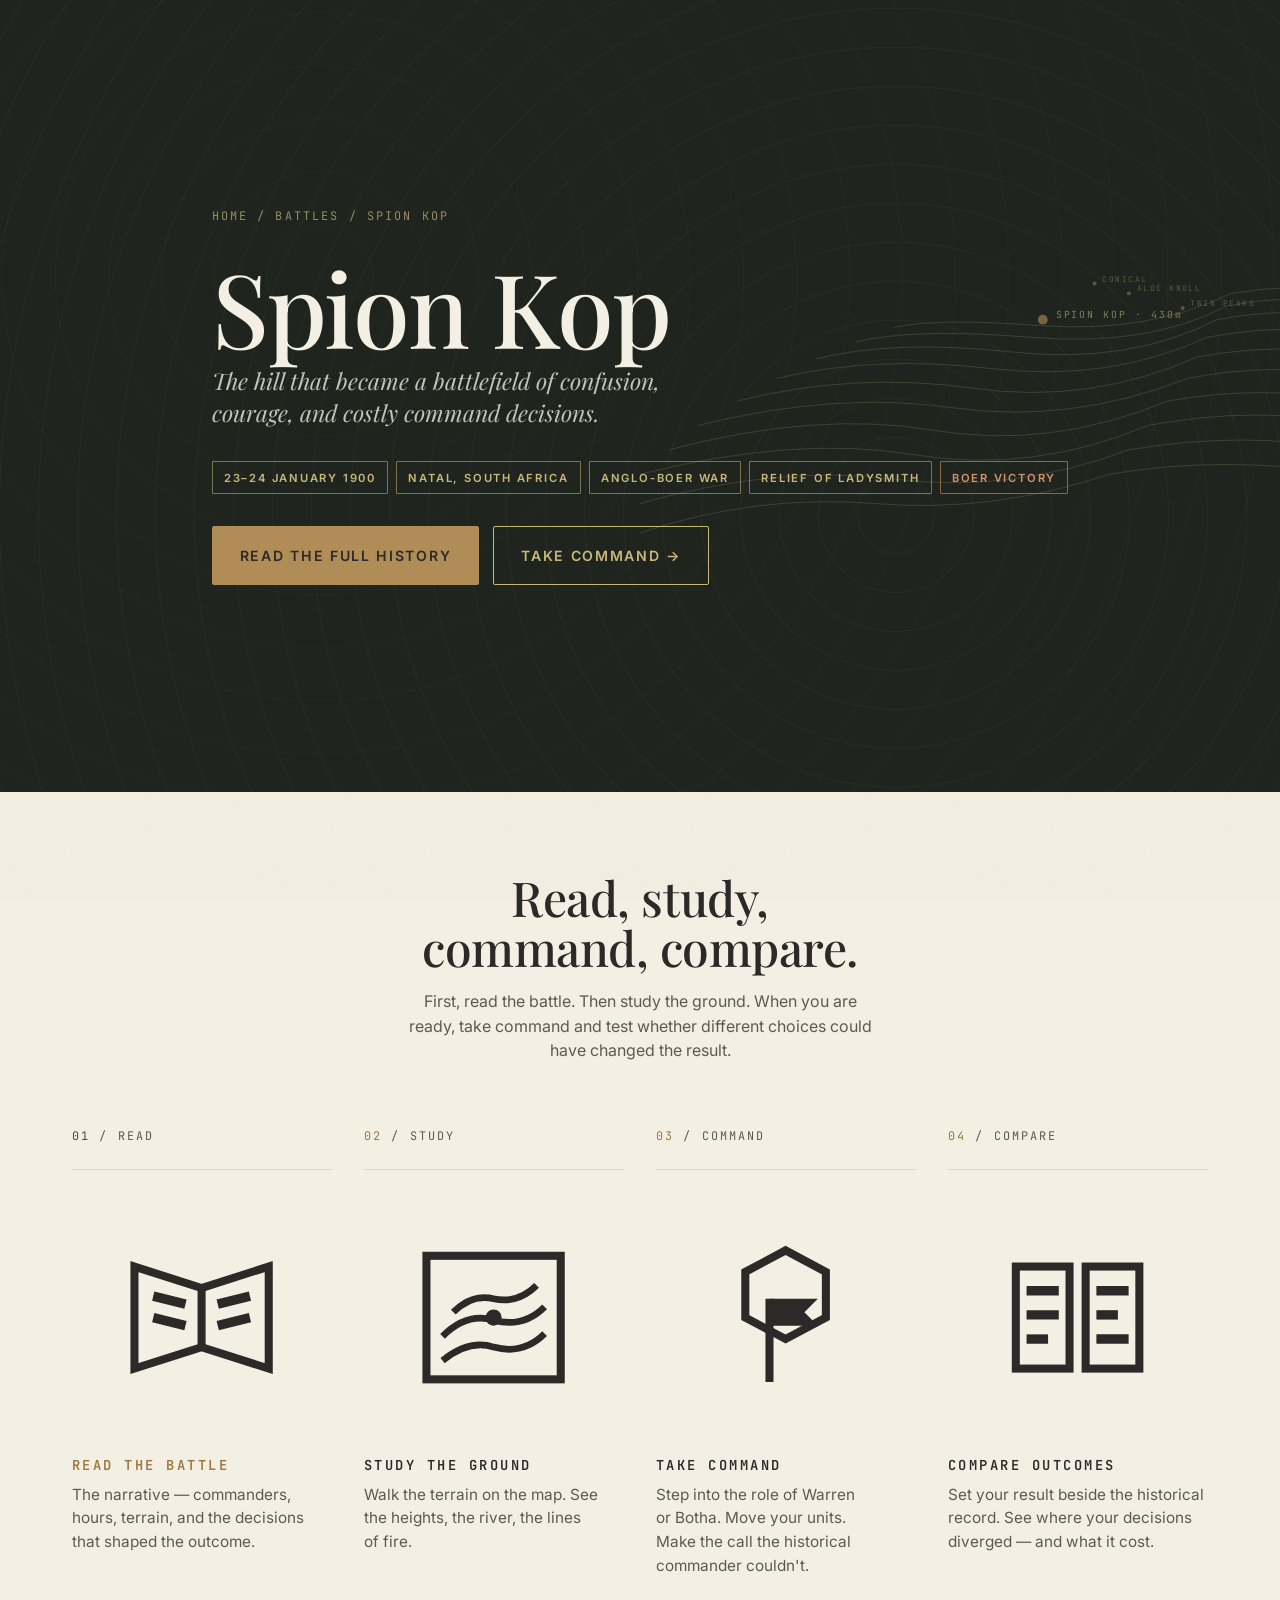
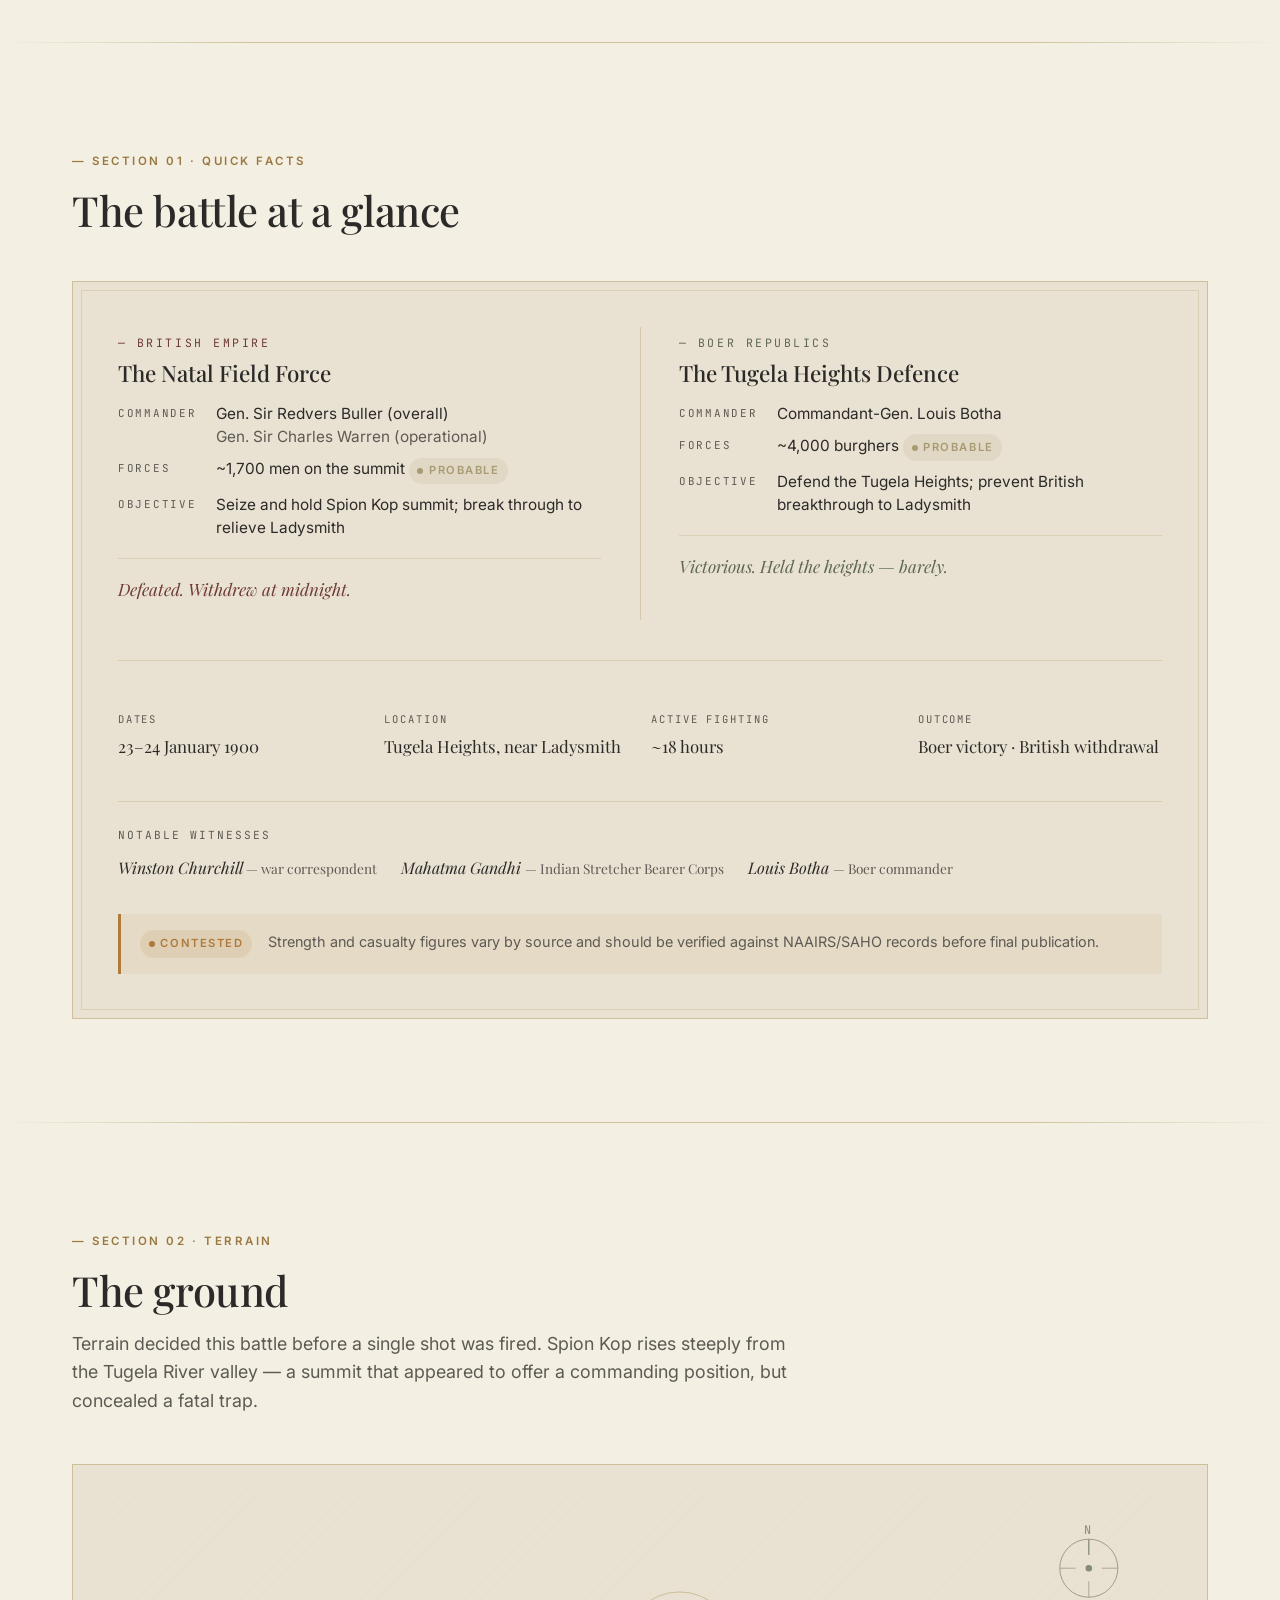
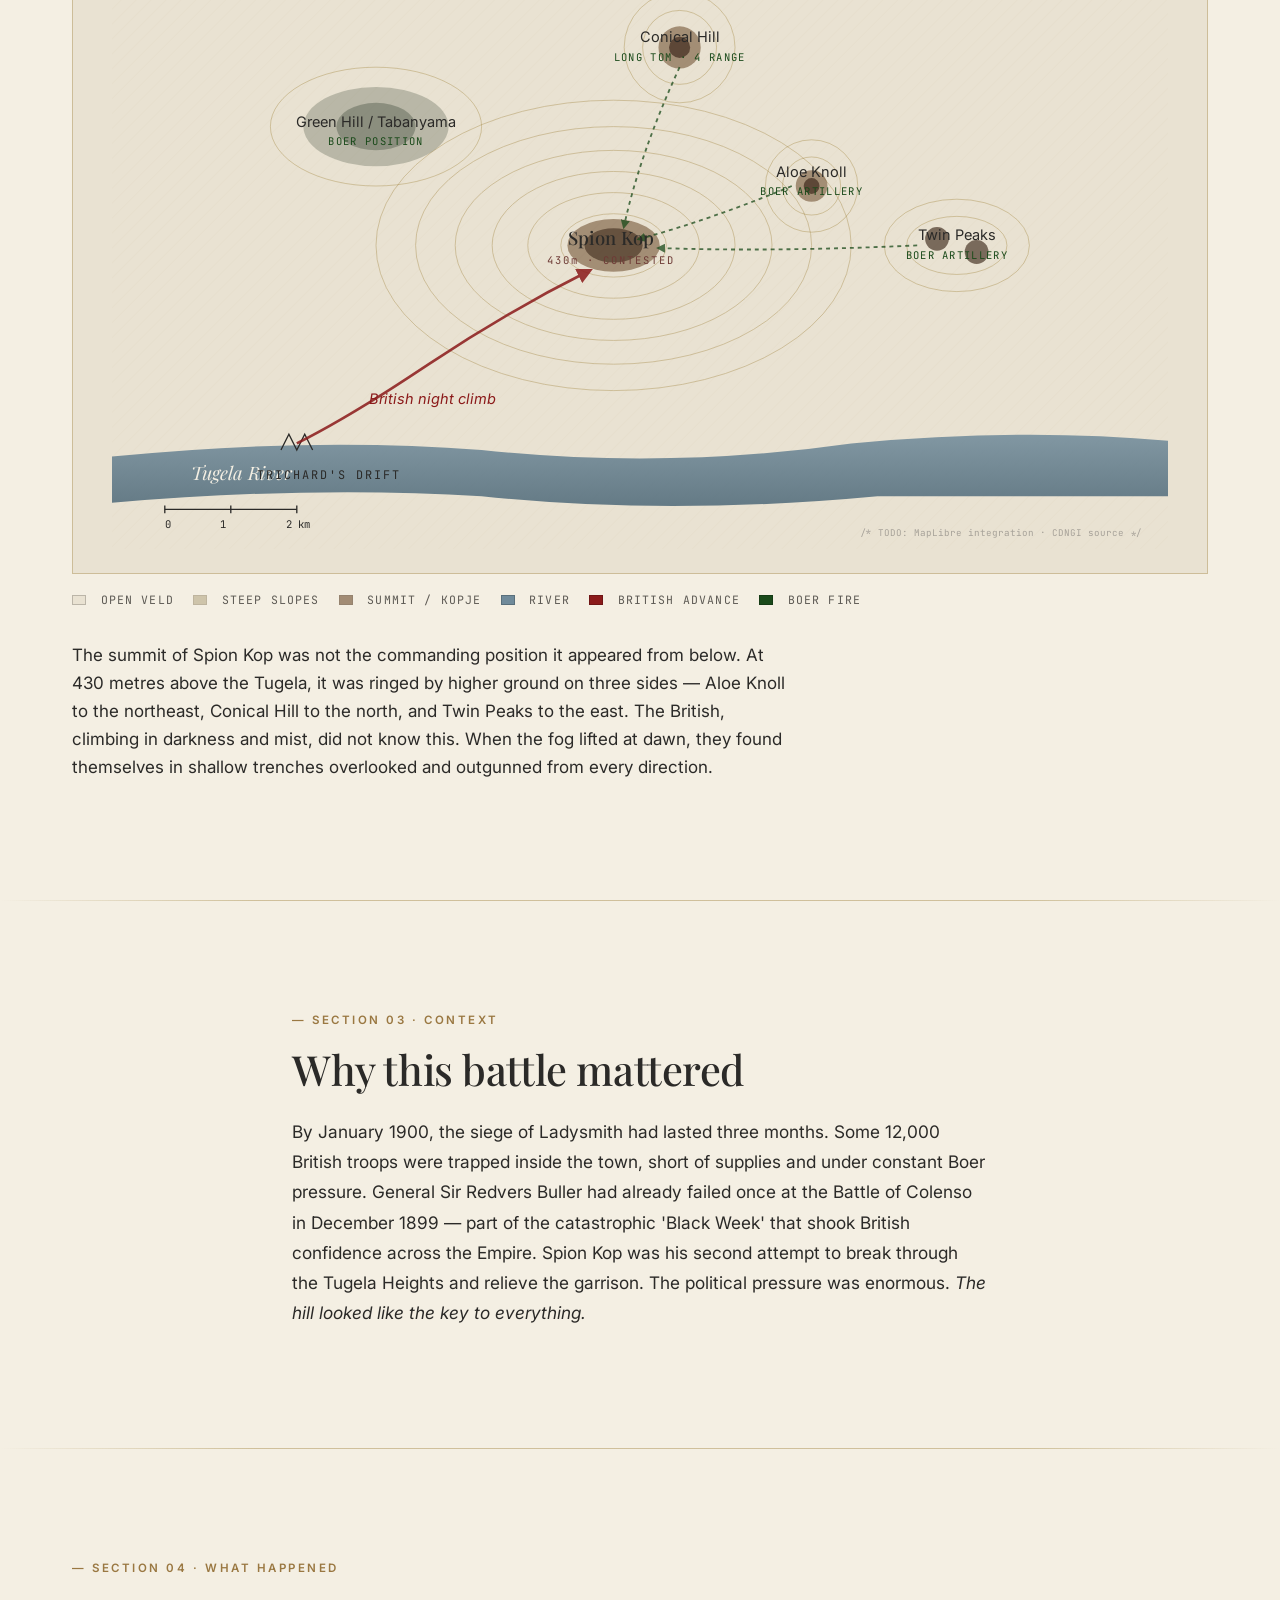
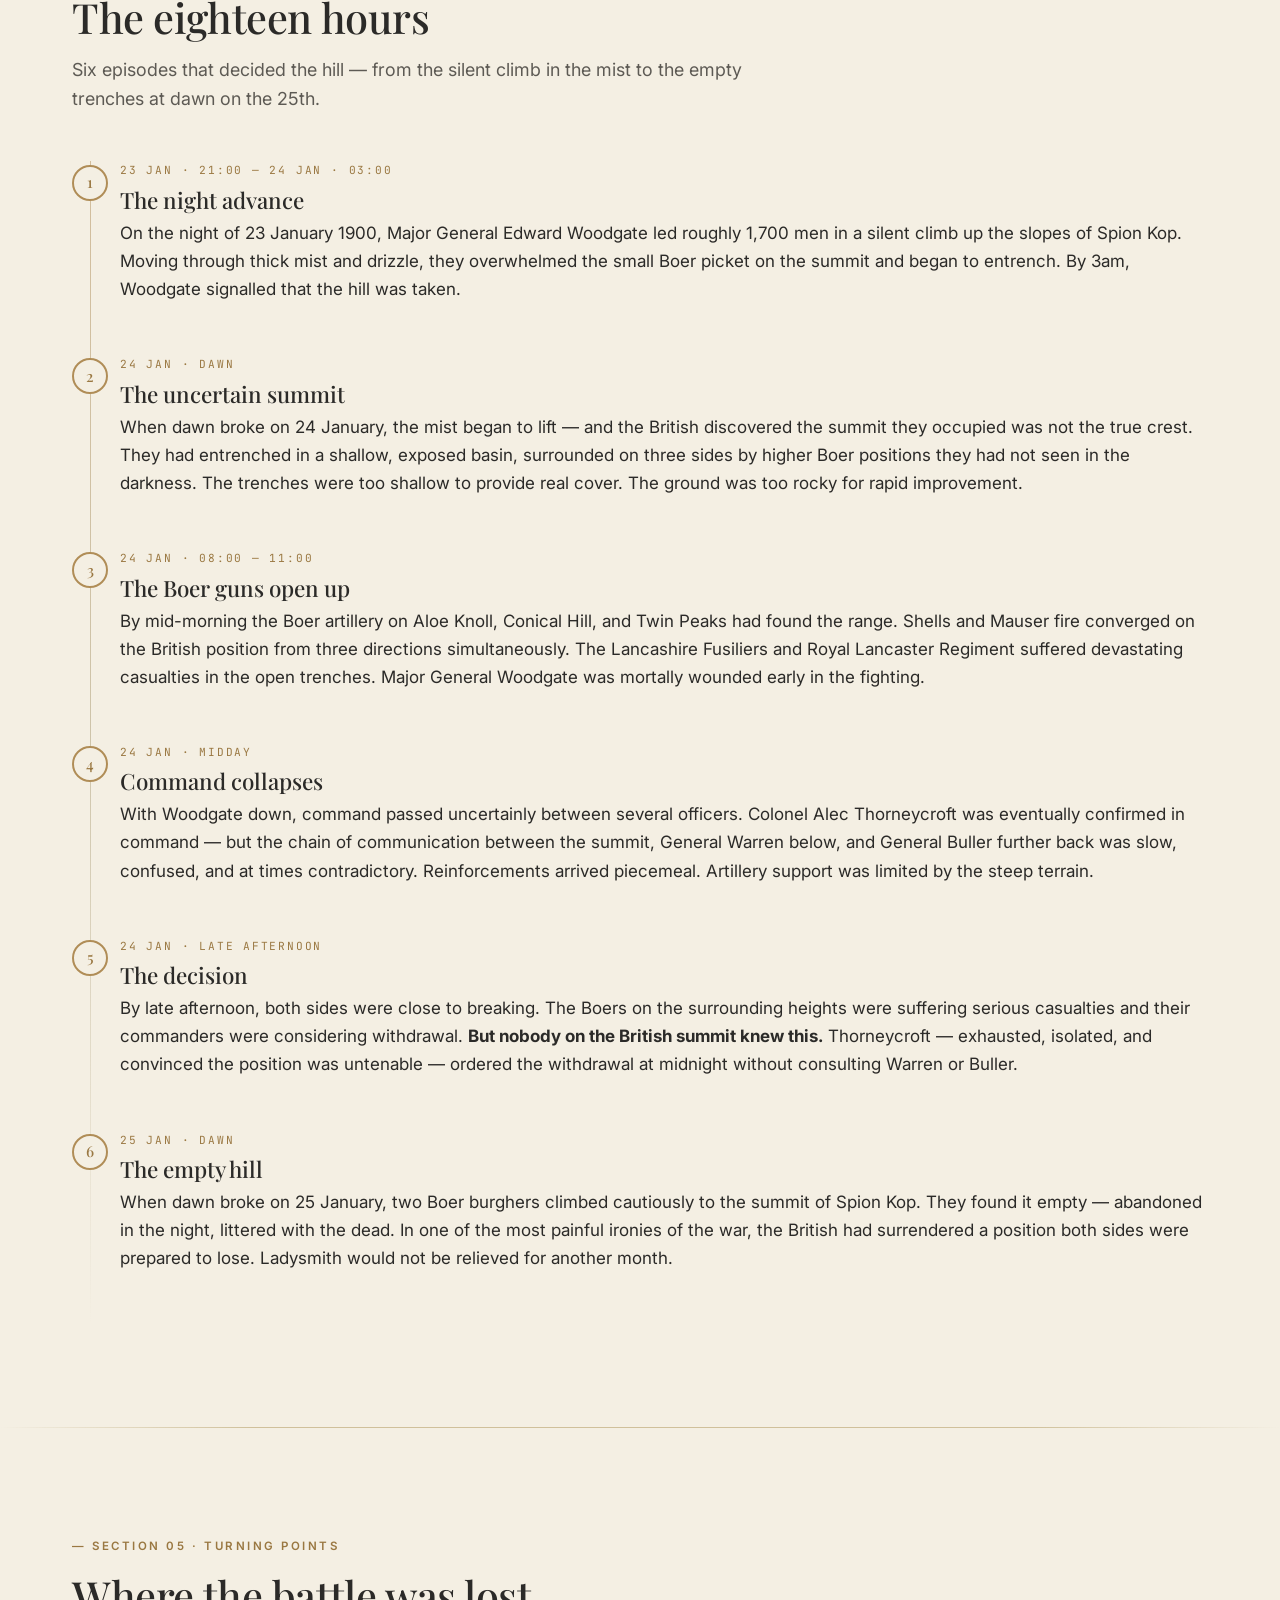
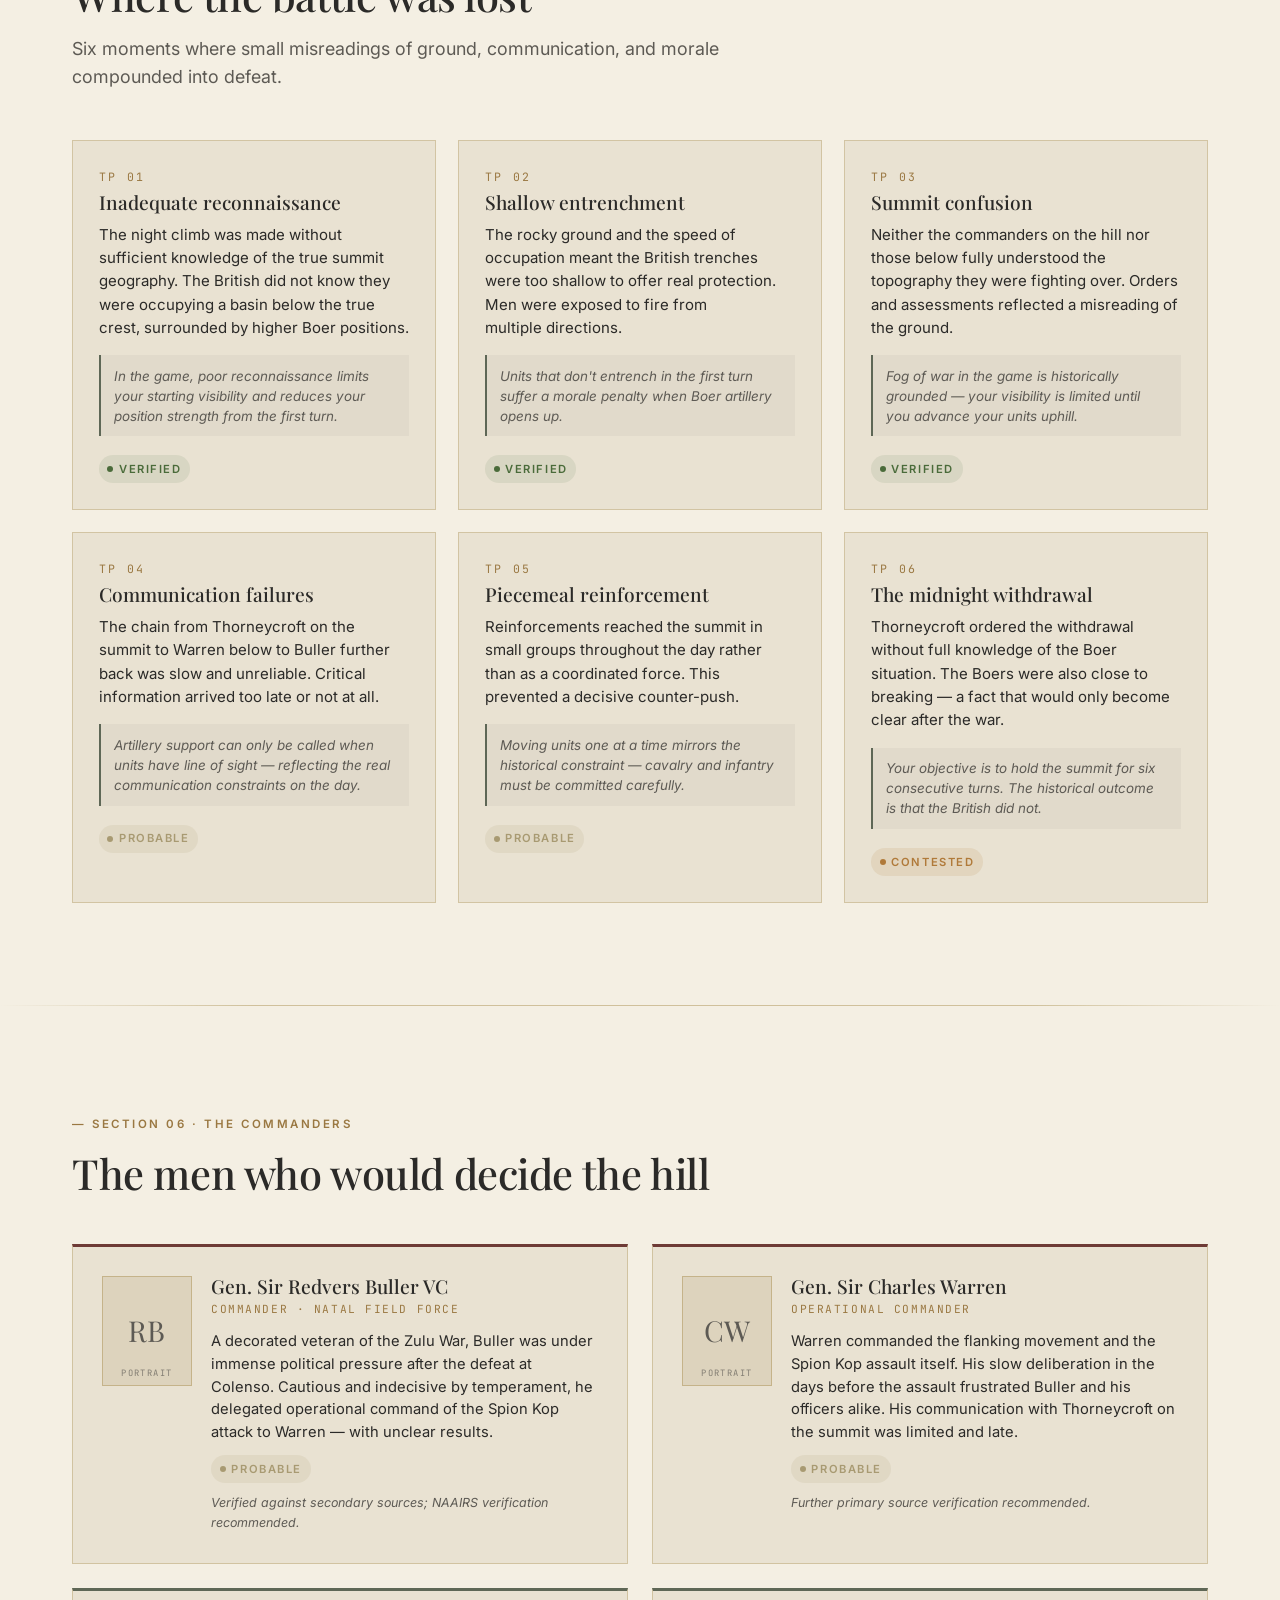
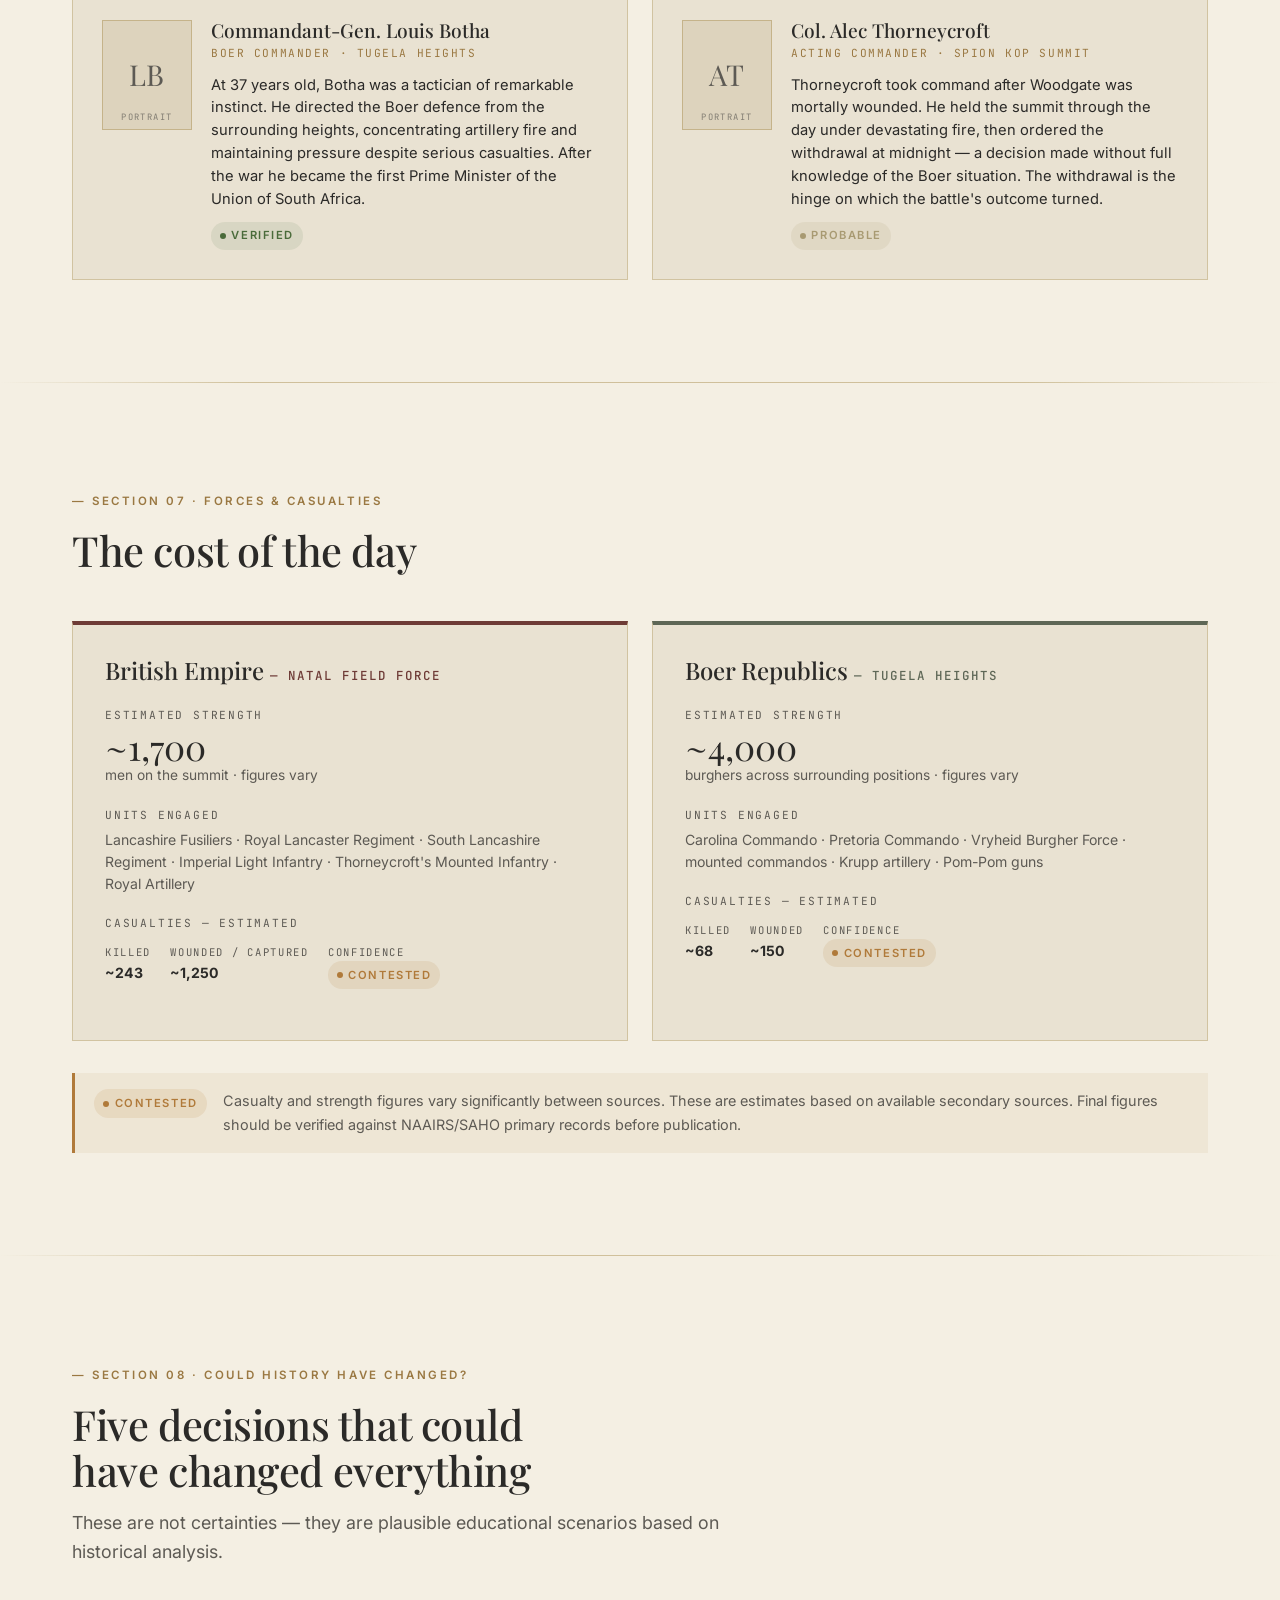
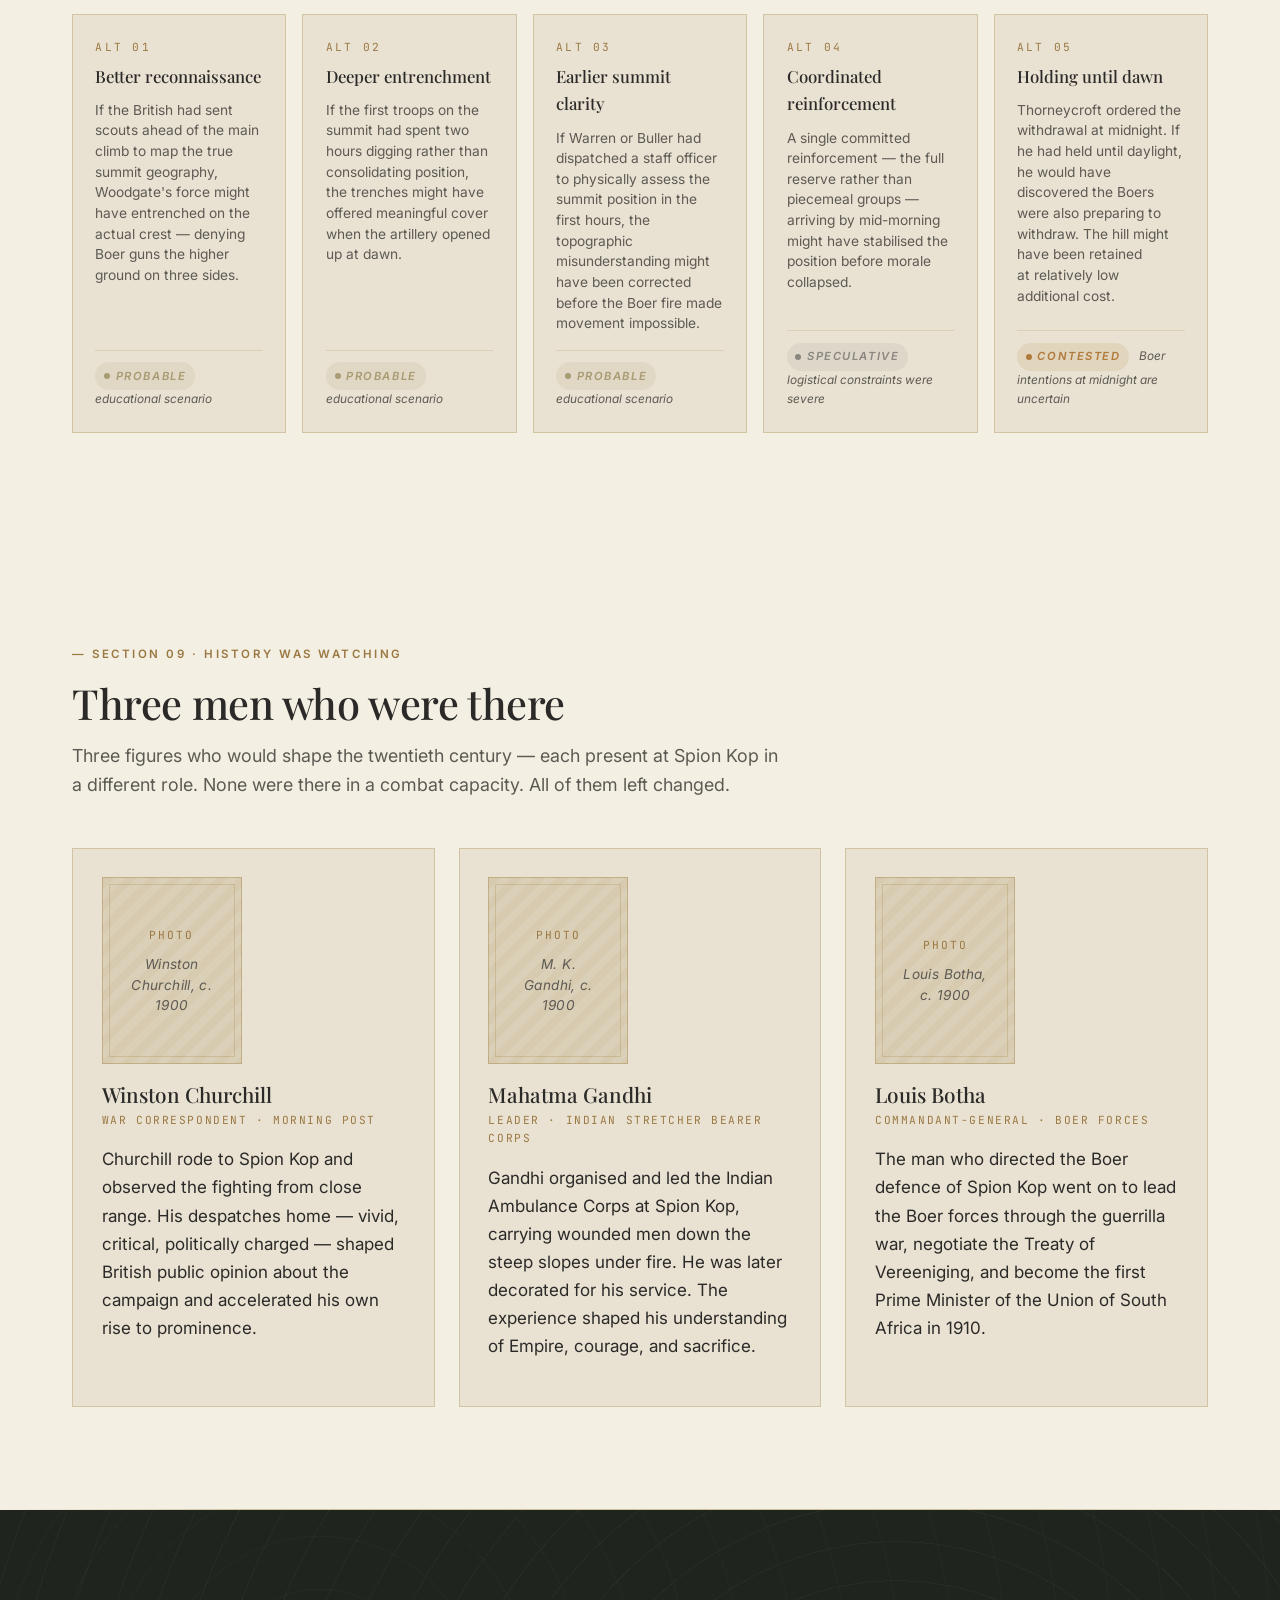
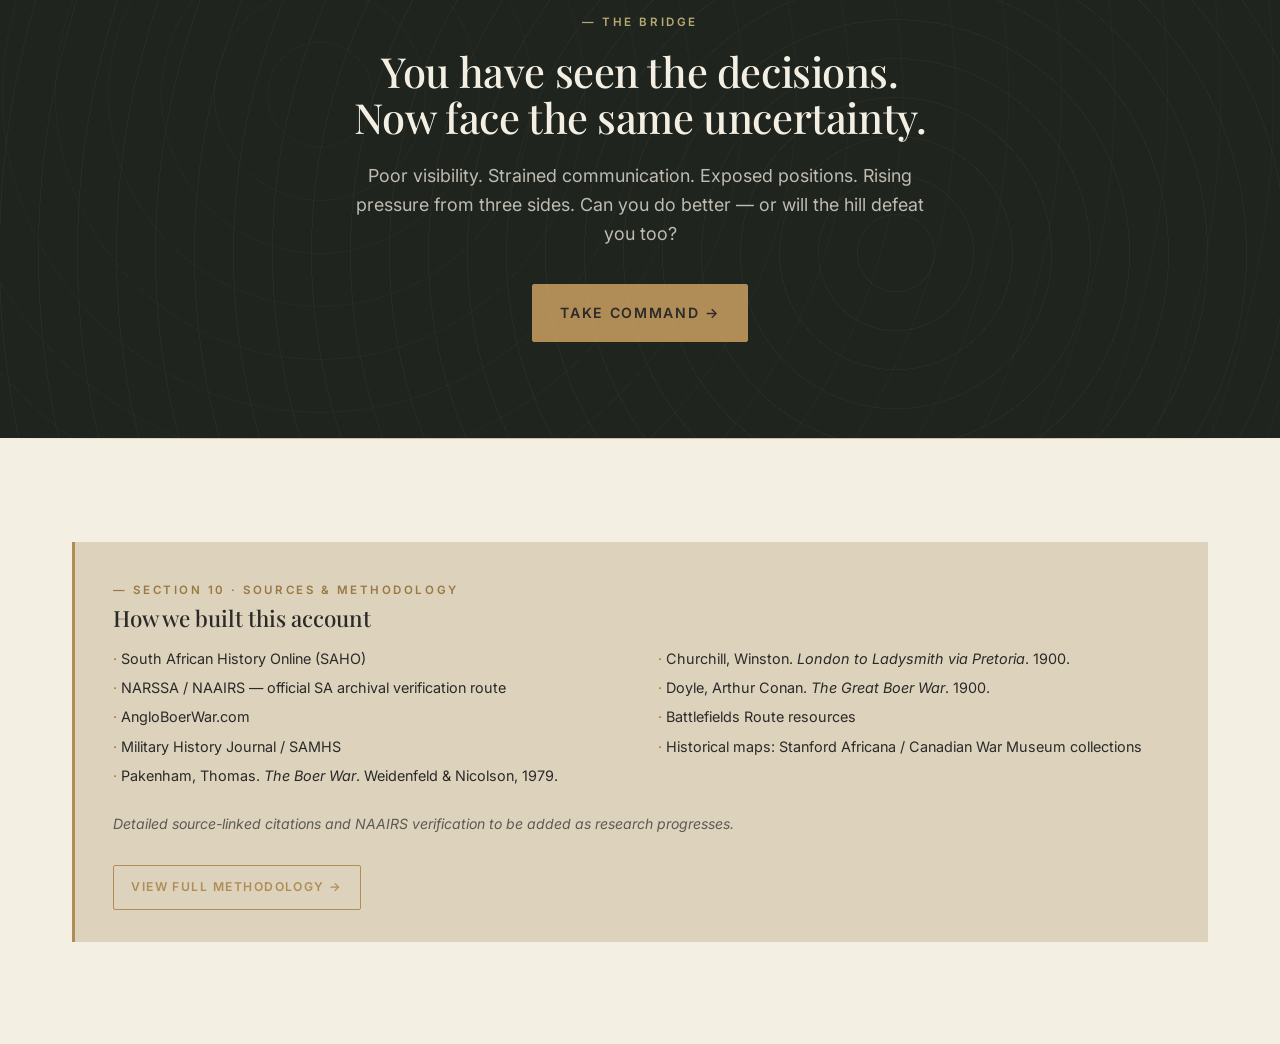
<file: spion-kop.html>
<!DOCTYPE html>
<html lang="en">
<head>
<meta charset="utf-8" />
<meta name="viewport" content="width=device-width, initial-scale=1" />
<title>Battle of Spion Kop | Command The Past</title>
<meta name="description" content="Explore the Battle of Spion Kop — 24 January 1900. Study the terrain, understand the command decisions, and play an interactive hex strategy game based on the Anglo-Boer War." />
<link rel="preconnect" href="https://fonts.googleapis.com" />
<link rel="preconnect" href="https://fonts.gstatic.com" crossorigin />
<link href="https://fonts.googleapis.com/css2?family=Playfair+Display:ital,wght@0,400;0,500;0,700;1,400&family=Cormorant+Garamond:wght@400;500;600&family=EB+Garamond:wght@400;500&family=Inter:wght@400;500;600&family=JetBrains+Mono:wght@400;500&display=swap" rel="stylesheet" />
<link rel="stylesheet" href="styles.css" />
<style>
  /* Hero */
  .battle-hero {
    min-height: 88vh;
    padding: 5rem 0;
    display: flex;
    align-items: center;
    position: relative;
  }
  .battle-hero h1 {
    font-size: clamp(3.2rem, 8vw, 6.4rem);
    line-height: 0.96;
    letter-spacing: -0.02em;
    margin-bottom: 0.5rem;
  }
  .battle-hero .subtitle {
    font-family: var(--serif);
    font-style: italic;
    font-size: clamp(1.15rem, 1.8vw, 1.45rem);
    color: rgba(244,239,227,0.78);
    max-width: 36ch;
    line-height: 1.4;
    margin: 0 0 2rem;
  }
  .battle-hero .crumbs {
    font-family: var(--mono);
    font-size: 0.74rem;
    letter-spacing: 0.18em;
    text-transform: uppercase;
    color: var(--gold-light);
    margin-bottom: 2rem;
    opacity: 0.7;
  }
  .battle-hero .hero-svg {
    position: absolute;
    right: -5%;
    top: 50%;
    transform: translateY(-50%);
    width: 55%;
    max-width: 720px;
    opacity: 0.6;
    pointer-events: none;
  }
  @media (max-width: 860px) {
    .battle-hero .hero-svg { display: none; }
  }
  .battle-hero .chip-row { margin-bottom: 2rem; }

  /* Quick facts */
  .quickfacts {
    background: var(--paper);
    border: 1px solid rgba(139,105,20,0.3);
    outline: 1px solid rgba(139,105,20,0.15);
    outline-offset: -10px;
    padding: 2.8rem;
  }
  .qf-cols {
    display: grid;
    grid-template-columns: 1fr 1px 1fr;
    gap: 2.4rem;
    align-items: stretch;
    padding-bottom: 2.5rem;
    border-bottom: 1px solid rgba(139,105,20,0.18);
    margin-bottom: 2rem;
  }
  .qf-cols .divider { background: rgba(139,105,20,0.2); }
  .qf-side h3 { font-family: var(--serif); font-size: 1.4rem; margin: 0.4rem 0 1rem; text-transform: none; letter-spacing: 0; }
  .qf-side .side-label {
    font-family: var(--mono);
    font-size: 0.72rem;
    letter-spacing: 0.22em;
    text-transform: uppercase;
  }
  .qf-side.british .side-label { color: var(--oxblood); }
  .qf-side.boer .side-label { color: var(--olive); }
  .qf-side dl { display: grid; grid-template-columns: max-content 1fr; gap: 0.55rem 1.2rem; margin: 0; }
  .qf-side dt {
    font-family: var(--mono);
    font-size: 0.68rem;
    letter-spacing: 0.16em;
    text-transform: uppercase;
    color: var(--muted);
    padding-top: 0.18rem;
  }
  .qf-side dd { margin: 0; font-size: 0.96rem; line-height: 1.5; }
  .qf-side .result {
    margin-top: 1.2rem;
    padding-top: 1rem;
    border-top: 1px solid rgba(139,105,20,0.15);
    font-family: var(--serif);
    font-style: italic;
  }
  .qf-side.british .result { color: var(--oxblood); }
  .qf-side.boer .result { color: var(--olive); }
  @media (max-width: 760px) {
    .qf-cols { grid-template-columns: 1fr; }
    .qf-cols .divider { height: 1px; width: 100%; }
  }

  .qf-strip {
    display: grid;
    grid-template-columns: repeat(4, 1fr);
    gap: 1.4rem;
    padding-top: 0.6rem;
  }
  .qf-strip > div {
    padding: 0.5rem 0;
  }
  .qf-strip dt {
    font-family: var(--mono);
    font-size: 0.66rem;
    letter-spacing: 0.18em;
    text-transform: uppercase;
    color: var(--muted);
    margin-bottom: 0.3rem;
  }
  .qf-strip dd { margin: 0; font-family: var(--serif); font-size: 1.05rem; }
  @media (max-width: 760px) { .qf-strip { grid-template-columns: 1fr 1fr; } }

  .qf-note {
    margin-top: 2rem;
    padding: 1rem 1.2rem;
    background: rgba(176,122,58,0.08);
    border-left: 3px solid var(--c-contested);
    font-size: 0.9rem;
    color: var(--muted);
    display: flex;
    align-items: flex-start;
    gap: 1rem;
  }

  /* Terrain map */
  .terrain-map {
    background: var(--paper);
    border: 1px solid rgba(139,105,20,0.3);
    padding: 1.5rem;
    aspect-ratio: 16/10;
    min-height: 380px;
    position: relative;
  }
  .terrain-map svg { width: 100%; height: 100%; display: block; }
  .terrain-legend {
    display: flex;
    gap: 1.2rem;
    flex-wrap: wrap;
    margin-top: 1rem;
    font-family: var(--mono);
    font-size: 0.72rem;
    letter-spacing: 0.1em;
    text-transform: uppercase;
    color: var(--muted);
  }
  .terrain-legend .swatch {
    display: inline-block;
    width: 14px; height: 10px;
    border: 1px solid rgba(0,0,0,0.2);
    vertical-align: middle;
    margin-right: 0.4rem;
  }

  /* Episode timeline */
  .episodes {
    position: relative;
    padding-left: 3rem;
  }
  .episodes::before {
    content: '';
    position: absolute;
    left: 18px; top: 0; bottom: 0;
    width: 1px;
    background: linear-gradient(to bottom, var(--brass), var(--khaki), transparent);
    opacity: 0.5;
  }
  .episode {
    position: relative;
    padding: 0 0 2.2rem 0;
  }
  .episode .num {
    position: absolute;
    left: -3rem;
    top: 0.2rem;
    width: 36px; height: 36px;
    border-radius: 50%;
    background: var(--parchment);
    border: 2px solid var(--brass);
    display: flex; align-items: center; justify-content: center;
    font-family: var(--serif);
    font-size: 0.95rem;
    color: var(--brass-deep);
    font-weight: 500;
  }
  .episode h4 {
    font-family: var(--serif);
    font-size: 1.4rem;
    text-transform: none;
    letter-spacing: 0;
    font-weight: 500;
    margin-bottom: 0.4rem;
  }
  .episode .time {
    font-family: var(--mono);
    font-size: 0.7rem;
    letter-spacing: 0.16em;
    text-transform: uppercase;
    color: var(--brass-deep);
    margin-bottom: 0.5rem;
  }
  .episode p { color: var(--ink); line-height: 1.65; }

  /* Turning points */
  .tp-grid {
    display: grid;
    grid-template-columns: repeat(3, 1fr);
    gap: 1.4rem;
  }
  @media (max-width: 980px) { .tp-grid { grid-template-columns: repeat(2, 1fr); } }
  @media (max-width: 640px) { .tp-grid { grid-template-columns: 1fr; } }

  .tp-card {
    background: var(--paper);
    border: 1px solid rgba(139,105,20,0.25);
    padding: 1.6rem;
    position: relative;
  }
  .tp-card .tp-num {
    font-family: var(--mono);
    font-size: 0.72rem;
    letter-spacing: 0.2em;
    color: var(--brass-deep);
  }
  .tp-card h4 {
    font-family: var(--serif);
    font-size: 1.2rem;
    text-transform: none;
    letter-spacing: 0;
    font-weight: 500;
    margin: 0.4rem 0 0.6rem;
  }
  .tp-card p { font-size: 0.94rem; line-height: 1.55; color: var(--ink); margin: 0 0 1rem; }
  .tp-card .game-impact {
    background: rgba(31,36,31,0.04);
    border-left: 2px solid var(--olive);
    padding: 0.65rem 0.85rem;
    font-size: 0.84rem;
    font-style: italic;
    color: var(--muted);
    line-height: 1.5;
  }
  .tp-card .badge-row { margin-top: 1rem; }

  /* Commanders */
  .commanders {
    display: grid;
    grid-template-columns: repeat(2, 1fr);
    gap: 1.5rem;
  }
  @media (max-width: 760px) { .commanders { grid-template-columns: 1fr; } }
  .commander {
    background: var(--paper);
    border: 1px solid rgba(139,105,20,0.25);
    padding: 1.8rem;
    display: grid;
    grid-template-columns: 90px 1fr;
    gap: 1.2rem;
    align-items: start;
  }
  .commander .portrait {
    width: 90px; height: 110px;
    background: var(--paper-deep);
    border: 1px solid rgba(139,105,20,0.3);
    display: flex; align-items: center; justify-content: center;
    font-family: var(--serif);
    font-size: 1.8rem;
    color: var(--muted);
    position: relative;
  }
  .commander .portrait::after {
    content: 'PORTRAIT';
    position: absolute;
    bottom: 4px;
    left: 0; right: 0;
    text-align: center;
    font-family: var(--mono);
    font-size: 0.55rem;
    letter-spacing: 0.16em;
    color: var(--muted);
    opacity: 0.7;
  }
  .commander.british { border-top: 3px solid var(--oxblood); }
  .commander.boer { border-top: 3px solid var(--olive); }
  .commander h4 {
    font-family: var(--serif);
    font-size: 1.2rem;
    text-transform: none;
    letter-spacing: 0;
    font-weight: 500;
    margin: 0 0 0.2rem;
  }
  .commander .role {
    font-family: var(--mono);
    font-size: 0.7rem;
    letter-spacing: 0.14em;
    text-transform: uppercase;
    color: var(--brass-deep);
    margin-bottom: 0.7rem;
  }
  .commander p { font-size: 0.92rem; line-height: 1.55; margin: 0 0 0.7rem; }

  /* Forces & casualties */
  .forces {
    display: grid;
    grid-template-columns: 1fr 1fr;
    gap: 1.5rem;
  }
  @media (max-width: 760px) { .forces { grid-template-columns: 1fr; } }
  .force-card {
    background: var(--paper);
    border: 1px solid rgba(139,105,20,0.25);
    padding: 2rem;
  }
  .force-card.british { border-top: 4px solid var(--oxblood); }
  .force-card.boer { border-top: 4px solid var(--olive); }
  .force-card h4 {
    font-family: var(--serif);
    font-size: 1.5rem;
    text-transform: none;
    letter-spacing: 0;
    font-weight: 500;
    margin: 0 0 1.4rem;
  }
  .force-stat {
    display: grid;
    grid-template-columns: 1fr;
    margin-bottom: 1.2rem;
  }
  .force-stat dt {
    font-family: var(--mono);
    font-size: 0.7rem;
    letter-spacing: 0.16em;
    text-transform: uppercase;
    color: var(--muted);
    margin-bottom: 0.3rem;
  }
  .force-stat .big { font-family: var(--serif); font-size: 2.2rem; line-height: 1; color: var(--ink); }
  .force-stat .units { font-size: 0.88rem; color: var(--muted); line-height: 1.55; }
  .force-stat .casualty-line {
    display: flex;
    gap: 1.2rem;
    margin-top: 0.4rem;
  }
  .force-stat .casualty-line > div { font-size: 0.88rem; }
  .force-stat .casualty-line .label {
    display: block;
    font-family: var(--mono);
    font-size: 0.66rem;
    letter-spacing: 0.16em;
    text-transform: uppercase;
    color: var(--muted);
  }

  /* Alternate decisions */
  .alts {
    display: grid;
    grid-template-columns: repeat(5, 1fr);
    gap: 1rem;
  }
  @media (max-width: 1100px) { .alts { grid-template-columns: repeat(2, 1fr); } }
  @media (max-width: 540px) { .alts { grid-template-columns: 1fr; } }
  .alt-card {
    background: var(--paper);
    border: 1px solid rgba(139,105,20,0.25);
    padding: 1.4rem;
    position: relative;
    display: flex;
    flex-direction: column;
  }
  .alt-card .num {
    font-family: var(--mono);
    font-size: 0.7rem;
    letter-spacing: 0.2em;
    color: var(--brass-deep);
  }
  .alt-card h5 {
    font-family: var(--serif);
    font-size: 1.05rem;
    margin: 0.4rem 0 0.6rem;
    font-weight: 500;
    text-transform: none;
    letter-spacing: 0;
  }
  .alt-card p { font-size: 0.86rem; line-height: 1.5; color: var(--muted); margin: 0; flex: 1; }
  .alt-card .plaus {
    margin-top: 1rem;
    padding-top: 0.7rem;
    border-top: 1px solid rgba(139,105,20,0.15);
    font-size: 0.74rem;
    color: var(--muted);
    font-style: italic;
  }

  /* Three men */
  .threemen {
    display: grid;
    grid-template-columns: repeat(3, 1fr);
    gap: 1.5rem;
  }
  @media (max-width: 880px) { .threemen { grid-template-columns: 1fr; } }
  .person {
    background: var(--paper);
    border: 1px solid rgba(139,105,20,0.25);
    padding: 1.8rem;
    text-align: left;
  }
  .person .portrait {
    width: 110px; height: 130px;
    background: var(--paper-deep);
    border: 1px solid rgba(139,105,20,0.3);
    margin-bottom: 1rem;
  }
  .person h4 {
    font-family: var(--serif);
    font-size: 1.3rem;
    text-transform: none;
    letter-spacing: 0;
    font-weight: 500;
    margin: 0;
  }
  .person .role {
    font-family: var(--mono);
    font-size: 0.7rem;
    letter-spacing: 0.14em;
    text-transform: uppercase;
    color: var(--brass-deep);
    margin: 0.3rem 0 1rem;
  }

  /* Sources panel */
  .sources-panel {
    background: var(--paper-deep);
    border-left: 3px solid var(--brass);
    padding: 2rem 2.4rem;
  }
  .sources-panel h3 {
    font-family: var(--serif);
    font-size: 1.4rem;
    text-transform: none;
    letter-spacing: 0;
    font-weight: 500;
    margin: 0 0 1rem;
  }
  .sources-panel ul {
    columns: 2;
    column-gap: 2rem;
    list-style: none;
    padding: 0;
    margin: 0;
    font-size: 0.9rem;
    line-height: 1.65;
    color: var(--ink);
  }
  .sources-panel li { margin-bottom: 0.35rem; break-inside: avoid; }
  .sources-panel li::before { content: '· '; color: var(--brass-deep); }
  @media (max-width: 640px) { .sources-panel ul { columns: 1; } }

  /* Play CTA */
  .play-cta {
    text-align: center;
    padding: 6rem 0;
  }
  .play-cta h2 { max-width: 24ch; margin: 0 auto 1.4rem; }
  .play-cta .lede { max-width: 56ch; margin: 0 auto 2.2rem; }

  /* Method / journey section */
  .method-section { padding: 5rem 0 4rem; }
  .method-section .method-head {
    text-align: center;
    max-width: 58ch;
    margin: 0 auto 4rem;
  }
  .method-section h2 {
    font-family: var(--serif);
    font-size: clamp(2rem, 4vw, 3rem);
    line-height: 1.05;
    letter-spacing: -0.01em;
    font-weight: 500;
    margin: 0 0 1rem;
  }
  .method-section .method-lede {
    font-size: 1rem;
    line-height: 1.55;
    color: var(--muted);
    max-width: 48ch;
    margin: 0 auto;
  }
  .method-grid {
    display: grid;
    grid-template-columns: repeat(4, 1fr);
    gap: 2.4rem 2rem;
    align-items: stretch;
  }
  @media (max-width: 1000px) { .method-grid { grid-template-columns: repeat(2, 1fr); gap: 3rem 2rem; } }
  @media (max-width: 560px)  { .method-grid { grid-template-columns: 1fr; gap: 3rem; } }
  .method-step {
    display: flex;
    flex-direction: column;
    align-items: stretch;
  }
  .method-step .step-tag {
    font-family: var(--mono);
    font-size: 0.74rem;
    letter-spacing: 0.18em;
    text-transform: uppercase;
    color: var(--muted);
    margin-bottom: 1.4rem;
  }
  .method-step .step-tag .step-num { color: var(--brass-deep); }
  .method-step .icon-frame {
    aspect-ratio: 1 / 1;
    display: flex;
    align-items: center;
    justify-content: center;
    margin-bottom: 1.8rem;
    border-top: 1px solid rgba(139,105,20,0.18);
    padding-top: 2.2rem;
  }
  .method-step .icon-frame svg {
    width: 72%;
    height: 72%;
    color: var(--ink);
  }
  .method-step h4 {
    font-family: var(--mono);
    font-size: 0.86rem;
    letter-spacing: 0.18em;
    text-transform: uppercase;
    color: var(--ink);
    margin: 0 0 0.6rem;
    font-weight: 600;
  }
  .method-step p {
    font-size: 0.96rem;
    line-height: 1.55;
    color: var(--muted);
    margin: 0;
  }
  .method-step.is-active h4 { color: var(--brass-deep); }
  .method-step.is-active .step-tag .step-num { color: var(--oxblood); }
</style>
</head>
<body data-screen-label="03 Spion Kop Battle Landing">

<div id="site-header"></div>

<!-- Hero -->
<section class="command battle-hero" data-screen-label="03a Hero">
  <div class="contour-bg"></div>
  <svg class="hero-svg" viewBox="0 0 720 720" aria-hidden="true">
    <!-- Topographic ridge silhouette -->
    <g fill="none" stroke="#c8b97a" stroke-width="0.6" opacity="0.55">
      <path d="M0,500 Q120,460 240,470 T480,440 Q600,420 720,440"/>
      <path d="M0,470 Q140,430 260,445 T500,415 Q620,395 720,415"/>
      <path d="M0,440 Q160,400 280,420 T520,390 Q630,370 720,388"/>
      <path d="M30,415 Q180,375 300,395 T540,365 Q640,348 720,365"/>
      <path d="M60,390 Q200,355 320,372 T560,342 Q650,325 720,340"/>
      <path d="M100,365 Q220,335 340,352 T570,320 Q655,305 720,318"/>
      <path d="M140,342 Q240,318 360,332 T580,300 Q660,285 720,298"/>
      <path d="M180,322 Q260,302 380,315 T590,282 Q665,268 720,280"/>
      <path d="M220,305 Q280,290 400,300 T600,268 Q665,255 720,265"/>
      <path d="M260,290 Q300,280 410,288 T605,255 Q665,245 720,252"/>
    </g>
    <circle cx="412" cy="282" r="5" fill="#b08d57"/>
    <text x="425" y="280" font-family="JetBrains Mono, monospace" font-size="10" letter-spacing="2" fill="#c8b97a">SPION KOP · 430m</text>
    <!-- Surrounding peaks markers -->
    <g fill="#c8b97a" opacity="0.6">
      <circle cx="500" cy="255" r="2"/>
      <text x="508" y="253" font-family="JetBrains Mono, monospace" font-size="8" letter-spacing="1.5">ALOE KNOLL</text>
      <circle cx="465" cy="245" r="2"/>
      <text x="473" y="243" font-family="JetBrains Mono, monospace" font-size="8" letter-spacing="1.5">CONICAL</text>
      <circle cx="555" cy="270" r="2"/>
      <text x="563" y="268" font-family="JetBrains Mono, monospace" font-size="8" letter-spacing="1.5">TWIN PEAKS</text>
    </g>
  </svg>

  <div class="container" style="position:relative;z-index:2;">
    <div class="crumbs">Home / Battles / Spion Kop</div>
    <h1 class="fade-up">Spion Kop</h1>
    <p class="subtitle fade-up d1">The hill that became a battlefield of confusion, courage, and costly command decisions.</p>
    <div class="chip-row fade-up d2">
      <span class="stamp command-stamp">23–24 January 1900</span>
      <span class="stamp command-stamp">Natal, South Africa</span>
      <span class="stamp command-stamp">Anglo-Boer War</span>
      <span class="stamp command-stamp">Relief of Ladysmith</span>
      <span class="stamp command-stamp" style="color:#d4956a;border-color:rgba(212,149,106,0.6);">Boer Victory</span>
    </div>
    <div class="btn-row fade-up d3">
      <a href="spion-kop-learn.html" class="btn btn-primary btn-lg">Read the Full History</a>
      <a href="spion-kop-play.html" class="btn btn-secondary btn-lg">Take Command →</a>
    </div>
  </div>
</section>

<!-- Method / Journey -->
<section class="method-section" data-reveal data-screen-label="03b Method">
  <div class="container">
    <div class="method-head">
      <h2>Read, study, command, compare.</h2>
      <p class="method-lede">First, read the battle. Then study the ground. When you are ready, take command and test whether different choices could have changed the result.</p>
    </div>

    <div class="method-grid">
      <!-- 01 Read -->
      <div class="method-step is-active">
        <div class="step-tag"><span class="step-num">01</span> / Read</div>
        <div class="icon-frame">
          <svg viewBox="0 0 120 120" fill="none" stroke="currentColor" stroke-width="6" stroke-linejoin="miter" stroke-linecap="butt" aria-hidden="true">
            <!-- Open book / folded map -->
            <path d="M10 22 L60 38 L110 22 L110 98 L60 82 L10 98 Z"/>
            <line x1="60" y1="38" x2="60" y2="82"/>
            <line x1="24" y1="44" x2="48" y2="50" stroke-width="7"/>
            <line x1="24" y1="60" x2="48" y2="66" stroke-width="7"/>
            <line x1="72" y1="50" x2="96" y2="44" stroke-width="7"/>
            <line x1="72" y1="66" x2="96" y2="60" stroke-width="7"/>
          </svg>
        </div>
        <h4>Read the battle</h4>
        <p>The narrative — commanders, hours, terrain, and the decisions that shaped the outcome.</p>
      </div>

      <!-- 02 Study -->
      <div class="method-step">
        <div class="step-tag"><span class="step-num">02</span> / Study</div>
        <div class="icon-frame">
          <svg viewBox="0 0 120 120" fill="none" stroke="currentColor" stroke-width="6" stroke-linejoin="miter" stroke-linecap="butt" aria-hidden="true">
            <!-- Contour lines / topographic study -->
            <rect x="10" y="14" width="100" height="92"/>
            <path d="M22 92 Q42 76 60 82 Q82 88 98 72" stroke-width="5"/>
            <path d="M22 74 Q40 56 60 62 Q82 68 98 52" stroke-width="5"/>
            <path d="M30 56 Q44 42 60 46 Q78 50 92 36" stroke-width="5"/>
            <circle cx="60" cy="60" r="6" fill="currentColor" stroke="none"/>
          </svg>
        </div>
        <h4>Study the ground</h4>
        <p>Walk the terrain on the map. See the heights, the river, the lines of fire.</p>
      </div>

      <!-- 03 Command -->
      <div class="method-step">
        <div class="step-tag"><span class="step-num">03</span> / Command</div>
        <div class="icon-frame">
          <svg viewBox="0 0 120 120" fill="none" stroke="currentColor" stroke-width="6" stroke-linejoin="miter" stroke-linecap="butt" aria-hidden="true">
            <!-- Flag / standard on hex -->
            <path d="M30 26 L60 10 L90 26 L90 60 L60 76 L30 60 Z"/>
            <line x1="48" y1="46" x2="48" y2="108"/>
            <path d="M48 46 L84 46 L74 56 L84 66 L48 66 Z" fill="currentColor" stroke="none"/>
          </svg>
        </div>
        <h4>Take command</h4>
        <p>Step into the role of Warren or Botha. Move your units. Make the call the historical commander couldn't.</p>
      </div>

      <!-- 04 Compare -->
      <div class="method-step">
        <div class="step-tag"><span class="step-num">04</span> / Compare</div>
        <div class="icon-frame">
          <svg viewBox="0 0 120 120" fill="none" stroke="currentColor" stroke-width="6" stroke-linejoin="miter" stroke-linecap="butt" aria-hidden="true">
            <!-- Two columns / comparison -->
            <rect x="14" y="22" width="40" height="76"/>
            <rect x="66" y="22" width="40" height="76"/>
            <line x1="22" y1="40" x2="46" y2="40" stroke-width="7"/>
            <line x1="22" y1="58" x2="46" y2="58" stroke-width="7"/>
            <line x1="22" y1="76" x2="38" y2="76" stroke-width="7"/>
            <line x1="74" y1="40" x2="98" y2="40" stroke-width="7"/>
            <line x1="74" y1="58" x2="90" y2="58" stroke-width="7"/>
            <line x1="74" y1="76" x2="98" y2="76" stroke-width="7"/>
          </svg>
        </div>
        <h4>Compare outcomes</h4>
        <p>Set your result beside the historical record. See where your decisions diverged — and what it cost.</p>
      </div>
    </div>
  </div>
</section>

<hr class="section-divider"/>

<!-- Quick Facts -->
<section data-reveal>
  <div class="container">
    <div class="section-head">
      <div class="eyebrow">— Section 01 · Quick Facts</div>
      <h2>The battle at a glance</h2>
    </div>

    <div class="quickfacts">
      <div class="qf-cols">
        <div class="qf-side british">
          <span class="side-label">— British Empire</span>
          <h3>The Natal Field Force</h3>
          <dl>
            <dt>Commander</dt><dd>Gen. Sir Redvers Buller (overall)<br/><span class="muted">Gen. Sir Charles Warren (operational)</span></dd>
            <dt>Forces</dt><dd>~1,700 men on the summit <span class="confidence probable">probable</span></dd>
            <dt>Objective</dt><dd>Seize and hold Spion Kop summit; break through to relieve Ladysmith</dd>
          </dl>
          <p class="result">Defeated. Withdrew at midnight.</p>
        </div>
        <div class="divider"></div>
        <div class="qf-side boer">
          <span class="side-label">— Boer Republics</span>
          <h3>The Tugela Heights Defence</h3>
          <dl>
            <dt>Commander</dt><dd>Commandant-Gen. Louis Botha</dd>
            <dt>Forces</dt><dd>~4,000 burghers <span class="confidence probable">probable</span></dd>
            <dt>Objective</dt><dd>Defend the Tugela Heights; prevent British breakthrough to Ladysmith</dd>
          </dl>
          <p class="result">Victorious. Held the heights — barely.</p>
        </div>
      </div>

      <dl class="qf-strip">
        <div>
          <dt>Dates</dt>
          <dd>23–24 January 1900</dd>
        </div>
        <div>
          <dt>Location</dt>
          <dd>Tugela Heights, near Ladysmith</dd>
        </div>
        <div>
          <dt>Active fighting</dt>
          <dd>~18 hours</dd>
        </div>
        <div>
          <dt>Outcome</dt>
          <dd>Boer victory · British withdrawal</dd>
        </div>
      </dl>

      <div style="margin-top:2rem;padding-top:1.5rem;border-top:1px solid rgba(139,105,20,0.18);">
        <div class="muted" style="font-family:var(--mono);font-size:0.7rem;letter-spacing:0.18em;text-transform:uppercase;margin-bottom:0.7rem;">Notable witnesses</div>
        <div style="display:flex;gap:1.5rem;flex-wrap:wrap;font-family:var(--serif);font-style:italic;font-size:1rem;">
          <span>Winston Churchill <span class="muted" style="font-style:normal;font-size:0.85rem;">— war correspondent</span></span>
          <span>Mahatma Gandhi <span class="muted" style="font-style:normal;font-size:0.85rem;">— Indian Stretcher Bearer Corps</span></span>
          <span>Louis Botha <span class="muted" style="font-style:normal;font-size:0.85rem;">— Boer commander</span></span>
        </div>
      </div>

      <div class="qf-note">
        <span class="confidence contested" style="flex-shrink:0;">contested</span>
        <span>Strength and casualty figures vary by source and should be verified against NAAIRS/SAHO records before final publication.</span>
      </div>
    </div>
  </div>
</section>

<hr class="section-divider"/>

<!-- Terrain / Map -->
<section data-reveal>
  <div class="container">
    <div class="section-head">
      <div class="eyebrow">— Section 02 · Terrain</div>
      <h2>The ground</h2>
      <p class="lede">Terrain decided this battle before a single shot was fired. Spion Kop rises steeply from the Tugela River valley — a summit that appeared to offer a commanding position, but concealed a fatal trap.</p>
    </div>

    <div class="terrain-map">
      <svg viewBox="0 0 800 500" role="img" aria-labelledby="terrainTitle">
        <title id="terrainTitle">Tactical map of Spion Kop and surrounding heights</title>

        <defs>
          <!-- Paper texture -->
          <pattern id="paperHatch" patternUnits="userSpaceOnUse" width="8" height="8" patternTransform="rotate(45)">
            <line x1="0" y1="0" x2="0" y2="8" stroke="#8b6914" stroke-width="0.2" opacity="0.18"/>
          </pattern>
          <!-- River pattern -->
          <linearGradient id="river" x1="0" y1="0" x2="0" y2="1">
            <stop offset="0%" stop-color="#6f8a9a"/>
            <stop offset="100%" stop-color="#4d6878"/>
          </linearGradient>
          <radialGradient id="summitGrad" cx="50%" cy="50%" r="50%">
            <stop offset="0%" stop-color="#3e2a1c" stop-opacity="0.55"/>
            <stop offset="100%" stop-color="#3e2a1c" stop-opacity="0"/>
          </radialGradient>
        </defs>

        <!-- Background veld -->
        <rect width="800" height="500" fill="#e9e2d2"/>
        <rect width="800" height="500" fill="url(#paperHatch)"/>

        <!-- Tugela River across south -->
        <path d="M0,430 Q150,415 280,425 Q420,440 560,420 Q690,408 800,418 L800,460 Q700,460 580,460 Q420,475 280,460 Q150,452 0,465 Z"
              fill="url(#river)" opacity="0.85"/>
        <text x="60" y="448" font-family="Playfair Display" font-style="italic" font-size="14" fill="#f4efe3">Tugela River</text>

        <!-- Trichard's Drift crossing -->
        <g transform="translate(140,425)">
          <path d="M-12,0 L-6,-12 L0,0 L6,-12 L12,0" stroke="#2b2a28" stroke-width="1" fill="none"/>
          <text x="-30" y="22" font-family="JetBrains Mono, monospace" font-size="9" letter-spacing="1.5" fill="#2b2a28">TRICHARD'S DRIFT</text>
        </g>

        <!-- Contour rings -->
        <g fill="none" stroke="#8b6914" stroke-width="0.5" opacity="0.45">
          <!-- Spion Kop contours -->
          <ellipse cx="380" cy="270" rx="180" ry="110"/>
          <ellipse cx="380" cy="270" rx="150" ry="90"/>
          <ellipse cx="380" cy="270" rx="120" ry="72"/>
          <ellipse cx="380" cy="270" rx="92" ry="56"/>
          <ellipse cx="380" cy="270" rx="65" ry="40"/>
          <ellipse cx="380" cy="270" rx="40" ry="24"/>
        </g>

        <!-- Spion Kop summit -->
        <ellipse cx="380" cy="270" rx="35" ry="20" fill="#6b4a2a" opacity="0.55"/>
        <ellipse cx="380" cy="270" rx="22" ry="13" fill="#3e2a1c" opacity="0.6"/>

        <!-- Aloe Knoll -->
        <g>
          <circle cx="530" cy="225" r="35" fill="none" stroke="#8b6914" stroke-width="0.5" opacity="0.45"/>
          <circle cx="530" cy="225" r="22" fill="none" stroke="#8b6914" stroke-width="0.5" opacity="0.45"/>
          <circle cx="530" cy="225" r="12" fill="#6b4a2a" opacity="0.55"/>
          <circle cx="530" cy="225" r="6" fill="#3e2a1c" opacity="0.7"/>
        </g>

        <!-- Conical Hill -->
        <g>
          <circle cx="430" cy="120" r="42" fill="none" stroke="#8b6914" stroke-width="0.5" opacity="0.45"/>
          <circle cx="430" cy="120" r="28" fill="none" stroke="#8b6914" stroke-width="0.5" opacity="0.45"/>
          <circle cx="430" cy="120" r="16" fill="#6b4a2a" opacity="0.55"/>
          <circle cx="430" cy="120" r="8" fill="#3e2a1c" opacity="0.7"/>
        </g>

        <!-- Twin Peaks -->
        <g>
          <ellipse cx="640" cy="270" rx="55" ry="35" fill="none" stroke="#8b6914" stroke-width="0.5" opacity="0.45"/>
          <ellipse cx="640" cy="270" rx="38" ry="22" fill="none" stroke="#8b6914" stroke-width="0.5" opacity="0.45"/>
          <circle cx="625" cy="265" r="9" fill="#3e2a1c" opacity="0.65"/>
          <circle cx="655" cy="275" r="9" fill="#3e2a1c" opacity="0.65"/>
        </g>

        <!-- Green Hill / Tabanyama -->
        <g>
          <ellipse cx="200" cy="180" rx="80" ry="45" fill="none" stroke="#8b6914" stroke-width="0.5" opacity="0.45"/>
          <ellipse cx="200" cy="180" rx="55" ry="30" fill="#5e6756" opacity="0.35"/>
          <ellipse cx="200" cy="180" rx="30" ry="18" fill="#5e6756" opacity="0.5"/>
        </g>

        <!-- British advance arrow -->
        <g stroke="#8b1a1a" stroke-width="2" fill="none" opacity="0.85">
          <path d="M140,420 Q180,400 240,360 Q300,320 360,290" marker-end="url(#redArrow)"/>
        </g>
        <defs>
          <marker id="redArrow" viewBox="0 0 10 10" refX="6" refY="5" markerWidth="6" markerHeight="6" orient="auto">
            <path d="M0,0 L10,5 L0,10 Z" fill="#8b1a1a"/>
          </marker>
          <marker id="greenArrow" viewBox="0 0 10 10" refX="6" refY="5" markerWidth="5" markerHeight="5" orient="auto">
            <path d="M0,0 L10,5 L0,10 Z" fill="#1a4a1a"/>
          </marker>
        </defs>

        <!-- Boer fire arrows converging on summit -->
        <g stroke="#1a4a1a" stroke-width="1.4" fill="none" opacity="0.75" stroke-dasharray="3 3">
          <path d="M515,225 Q455,250 400,265" marker-end="url(#greenArrow)"/>
          <path d="M430,135 Q400,200 388,255" marker-end="url(#greenArrow)"/>
          <path d="M610,270 Q500,275 415,272" marker-end="url(#greenArrow)"/>
        </g>

        <!-- Labels -->
        <g font-family="Playfair Display" font-size="14" fill="#2b2a28">
          <text x="378" y="270" text-anchor="middle" font-weight="500">Spion Kop</text>
          <text x="378" y="284" text-anchor="middle" font-family="JetBrains Mono, monospace" font-size="8" letter-spacing="1.5" fill="#6e3b36">430m · CONTESTED</text>
        </g>
        <g font-family="Inter, sans-serif" font-size="11" fill="#2b2a28">
          <text x="530" y="218" text-anchor="middle">Aloe Knoll</text>
          <text x="530" y="232" text-anchor="middle" font-family="JetBrains Mono, monospace" font-size="8" letter-spacing="1" fill="#1a4a1a">BOER ARTILLERY</text>

          <text x="430" y="116" text-anchor="middle">Conical Hill</text>
          <text x="430" y="130" text-anchor="middle" font-family="JetBrains Mono, monospace" font-size="8" letter-spacing="1" fill="#1a4a1a">LONG TOM · 4 RANGE</text>

          <text x="640" y="266" text-anchor="middle">Twin Peaks</text>
          <text x="640" y="280" text-anchor="middle" font-family="JetBrains Mono, monospace" font-size="8" letter-spacing="1" fill="#1a4a1a">BOER ARTILLERY</text>

          <text x="200" y="180" text-anchor="middle">Green Hill / Tabanyama</text>
          <text x="200" y="194" text-anchor="middle" font-family="JetBrains Mono, monospace" font-size="8" letter-spacing="1" fill="#1a4a1a">BOER POSITION</text>
        </g>

        <!-- British advance label -->
        <text x="195" y="390" font-family="Inter, sans-serif" font-size="11" fill="#8b1a1a" font-style="italic">British night climb</text>

        <!-- Compass rose -->
        <g transform="translate(740,60)" fill="none" stroke="#5e6756" opacity="0.7">
          <circle r="22" stroke-width="0.6"/>
          <line x1="0" y1="-22" x2="0" y2="-10" stroke-width="1"/>
          <line x1="0" y1="10" x2="0" y2="22" stroke-width="0.5"/>
          <line x1="-22" y1="0" x2="-10" y2="0" stroke-width="0.5"/>
          <line x1="10" y1="0" x2="22" y2="0" stroke-width="0.5"/>
          <text x="-4" y="-26" font-family="JetBrains Mono, monospace" font-size="9" fill="#5e6756" stroke="none">N</text>
          <circle r="2" fill="#5e6756"/>
        </g>

        <!-- Scale -->
        <g transform="translate(40,470)" font-family="JetBrains Mono, monospace" font-size="8" fill="#2b2a28">
          <line x1="0" y1="0" x2="100" y2="0" stroke="#2b2a28" stroke-width="1"/>
          <line x1="0" y1="-3" x2="0" y2="3" stroke="#2b2a28"/>
          <line x1="50" y1="-3" x2="50" y2="3" stroke="#2b2a28"/>
          <line x1="100" y1="-3" x2="100" y2="3" stroke="#2b2a28"/>
          <text x="0" y="14">0</text><text x="42" y="14">1</text><text x="92" y="14">2 km</text>
        </g>

        <!-- TODO comment -->
        <text x="780" y="490" text-anchor="end" font-family="JetBrains Mono, monospace" font-size="7" fill="#8a8680" opacity="0.7">/* TODO: MapLibre integration · CDNGI source */</text>
      </svg>
    </div>

    <div class="terrain-legend">
      <span><span class="swatch" style="background:#e9e2d2"></span> Open veld</span>
      <span><span class="swatch" style="background:#a89a72;opacity:0.5"></span> Steep slopes</span>
      <span><span class="swatch" style="background:#6b4a2a;opacity:0.6"></span> Summit / kopje</span>
      <span><span class="swatch" style="background:#6f8a9a"></span> River</span>
      <span><span class="swatch" style="background:#8b1a1a"></span> British advance</span>
      <span><span class="swatch" style="background:#1a4a1a"></span> Boer fire</span>
    </div>

    <p style="margin-top:2rem;max-width:65ch;color:var(--ink);">
      The summit of Spion Kop was not the commanding position it appeared from below. At 430 metres above the Tugela, it was ringed by higher ground on three sides — Aloe Knoll to the northeast, Conical Hill to the north, and Twin Peaks to the east. The British, climbing in darkness and mist, did not know this. When the fog lifted at dawn, they found themselves in shallow trenches overlooked and outgunned from every direction.
    </p>
  </div>
</section>

<hr class="section-divider"/>

<!-- Historical Context -->
<section data-reveal>
  <div class="container container-narrow">
    <div class="eyebrow">— Section 03 · Context</div>
    <h2>Why this battle mattered</h2>
    <p style="font-size:1.08rem;line-height:1.75;margin-top:1.6rem;">
      By January 1900, the siege of Ladysmith had lasted three months. Some 12,000 British troops were trapped inside the town, short of supplies and under constant Boer pressure. General Sir Redvers Buller had already failed once at the Battle of Colenso in December 1899 — part of the catastrophic 'Black Week' that shook British confidence across the Empire. Spion Kop was his second attempt to break through the Tugela Heights and relieve the garrison. The political pressure was enormous. <em>The hill looked like the key to everything.</em>
    </p>
  </div>
</section>

<hr class="section-divider"/>

<!-- What Happened -->
<section data-reveal>
  <div class="container">
    <div class="section-head">
      <div class="eyebrow">— Section 04 · What Happened</div>
      <h2>The eighteen hours</h2>
      <p class="lede">Six episodes that decided the hill — from the silent climb in the mist to the empty trenches at dawn on the 25th.</p>
    </div>

    <div class="episodes">
      <div class="episode">
        <div class="num">1</div>
        <div class="time">23 Jan · 21:00 — 24 Jan · 03:00</div>
        <h4>The night advance</h4>
        <p>On the night of 23 January 1900, Major General Edward Woodgate led roughly 1,700 men in a silent climb up the slopes of Spion Kop. Moving through thick mist and drizzle, they overwhelmed the small Boer picket on the summit and began to entrench. By 3am, Woodgate signalled that the hill was taken.</p>
      </div>
      <div class="episode">
        <div class="num">2</div>
        <div class="time">24 Jan · Dawn</div>
        <h4>The uncertain summit</h4>
        <p>When dawn broke on 24 January, the mist began to lift — and the British discovered the summit they occupied was not the true crest. They had entrenched in a shallow, exposed basin, surrounded on three sides by higher Boer positions they had not seen in the darkness. The trenches were too shallow to provide real cover. The ground was too rocky for rapid improvement.</p>
      </div>
      <div class="episode">
        <div class="num">3</div>
        <div class="time">24 Jan · 08:00 — 11:00</div>
        <h4>The Boer guns open up</h4>
        <p>By mid-morning the Boer artillery on Aloe Knoll, Conical Hill, and Twin Peaks had found the range. Shells and Mauser fire converged on the British position from three directions simultaneously. The Lancashire Fusiliers and Royal Lancaster Regiment suffered devastating casualties in the open trenches. Major General Woodgate was mortally wounded early in the fighting.</p>
      </div>
      <div class="episode">
        <div class="num">4</div>
        <div class="time">24 Jan · Midday</div>
        <h4>Command collapses</h4>
        <p>With Woodgate down, command passed uncertainly between several officers. Colonel Alec Thorneycroft was eventually confirmed in command — but the chain of communication between the summit, General Warren below, and General Buller further back was slow, confused, and at times contradictory. Reinforcements arrived piecemeal. Artillery support was limited by the steep terrain.</p>
      </div>
      <div class="episode">
        <div class="num">5</div>
        <div class="time">24 Jan · Late afternoon</div>
        <h4>The decision</h4>
        <p>By late afternoon, both sides were close to breaking. The Boers on the surrounding heights were suffering serious casualties and their commanders were considering withdrawal. <strong>But nobody on the British summit knew this.</strong> Thorneycroft — exhausted, isolated, and convinced the position was untenable — ordered the withdrawal at midnight without consulting Warren or Buller.</p>
      </div>
      <div class="episode">
        <div class="num">6</div>
        <div class="time">25 Jan · Dawn</div>
        <h4>The empty hill</h4>
        <p>When dawn broke on 25 January, two Boer burghers climbed cautiously to the summit of Spion Kop. They found it empty — abandoned in the night, littered with the dead. In one of the most painful ironies of the war, the British had surrendered a position both sides were prepared to lose. Ladysmith would not be relieved for another month.</p>
      </div>
    </div>
  </div>
</section>

<hr class="section-divider"/>

<!-- Turning Points -->
<section data-reveal>
  <div class="container">
    <div class="section-head">
      <div class="eyebrow">— Section 05 · Turning Points</div>
      <h2>Where the battle was lost</h2>
      <p class="lede">Six moments where small misreadings of ground, communication, and morale compounded into defeat.</p>
    </div>

    <div class="tp-grid">
      <article class="tp-card">
        <div class="tp-num">TP 01</div>
        <h4>Inadequate reconnaissance</h4>
        <p>The night climb was made without sufficient knowledge of the true summit geography. The British did not know they were occupying a basin below the true crest, surrounded by higher Boer positions.</p>
        <div class="game-impact">In the game, poor reconnaissance limits your starting visibility and reduces your position strength from the first turn.</div>
        <div class="badge-row"><span class="confidence verified">verified</span></div>
      </article>
      <article class="tp-card">
        <div class="tp-num">TP 02</div>
        <h4>Shallow entrenchment</h4>
        <p>The rocky ground and the speed of occupation meant the British trenches were too shallow to offer real protection. Men were exposed to fire from multiple directions.</p>
        <div class="game-impact">Units that don't entrench in the first turn suffer a morale penalty when Boer artillery opens up.</div>
        <div class="badge-row"><span class="confidence verified">verified</span></div>
      </article>
      <article class="tp-card">
        <div class="tp-num">TP 03</div>
        <h4>Summit confusion</h4>
        <p>Neither the commanders on the hill nor those below fully understood the topography they were fighting over. Orders and assessments reflected a misreading of the ground.</p>
        <div class="game-impact">Fog of war in the game is historically grounded — your visibility is limited until you advance your units uphill.</div>
        <div class="badge-row"><span class="confidence verified">verified</span></div>
      </article>
      <article class="tp-card">
        <div class="tp-num">TP 04</div>
        <h4>Communication failures</h4>
        <p>The chain from Thorneycroft on the summit to Warren below to Buller further back was slow and unreliable. Critical information arrived too late or not at all.</p>
        <div class="game-impact">Artillery support can only be called when units have line of sight — reflecting the real communication constraints on the day.</div>
        <div class="badge-row"><span class="confidence probable">probable</span></div>
      </article>
      <article class="tp-card">
        <div class="tp-num">TP 05</div>
        <h4>Piecemeal reinforcement</h4>
        <p>Reinforcements reached the summit in small groups throughout the day rather than as a coordinated force. This prevented a decisive counter-push.</p>
        <div class="game-impact">Moving units one at a time mirrors the historical constraint — cavalry and infantry must be committed carefully.</div>
        <div class="badge-row"><span class="confidence probable">probable</span></div>
      </article>
      <article class="tp-card">
        <div class="tp-num">TP 06</div>
        <h4>The midnight withdrawal</h4>
        <p>Thorneycroft ordered the withdrawal without full knowledge of the Boer situation. The Boers were also close to breaking — a fact that would only become clear after the war.</p>
        <div class="game-impact">Your objective is to hold the summit for six consecutive turns. The historical outcome is that the British did not.</div>
        <div class="badge-row"><span class="confidence contested">contested</span></div>
      </article>
    </div>
  </div>
</section>

<hr class="section-divider"/>

<!-- Commanders -->
<section data-reveal>
  <div class="container">
    <div class="section-head">
      <div class="eyebrow">— Section 06 · The Commanders</div>
      <h2>The men who would decide the hill</h2>
    </div>

    <div class="commanders">
      <article class="commander british">
        <div class="portrait">RB</div>
        <div>
          <h4>Gen. Sir Redvers Buller VC</h4>
          <div class="role">Commander · Natal Field Force</div>
          <p>A decorated veteran of the Zulu War, Buller was under immense political pressure after the defeat at Colenso. Cautious and indecisive by temperament, he delegated operational command of the Spion Kop attack to Warren — with unclear results.</p>
          <div style="display:flex;gap:0.6rem;align-items:center;flex-wrap:wrap;">
            <span class="confidence probable">probable</span>
            <span class="source-note" style="margin:0;font-size:0.78rem;border:0;padding:0;">Verified against secondary sources; NAAIRS verification recommended.</span>
          </div>
        </div>
      </article>

      <article class="commander british">
        <div class="portrait">CW</div>
        <div>
          <h4>Gen. Sir Charles Warren</h4>
          <div class="role">Operational Commander</div>
          <p>Warren commanded the flanking movement and the Spion Kop assault itself. His slow deliberation in the days before the assault frustrated Buller and his officers alike. His communication with Thorneycroft on the summit was limited and late.</p>
          <div style="display:flex;gap:0.6rem;align-items:center;flex-wrap:wrap;">
            <span class="confidence probable">probable</span>
            <span class="source-note" style="margin:0;font-size:0.78rem;border:0;padding:0;">Further primary source verification recommended.</span>
          </div>
        </div>
      </article>

      <article class="commander boer">
        <div class="portrait">LB</div>
        <div>
          <h4>Commandant-Gen. Louis Botha</h4>
          <div class="role">Boer Commander · Tugela Heights</div>
          <p>At 37 years old, Botha was a tactician of remarkable instinct. He directed the Boer defence from the surrounding heights, concentrating artillery fire and maintaining pressure despite serious casualties. After the war he became the first Prime Minister of the Union of South Africa.</p>
          <div style="display:flex;gap:0.6rem;align-items:center;flex-wrap:wrap;">
            <span class="confidence verified">verified</span>
          </div>
        </div>
      </article>

      <article class="commander boer">
        <div class="portrait">AT</div>
        <div>
          <h4>Col. Alec Thorneycroft</h4>
          <div class="role">Acting Commander · Spion Kop Summit</div>
          <p>Thorneycroft took command after Woodgate was mortally wounded. He held the summit through the day under devastating fire, then ordered the withdrawal at midnight — a decision made without full knowledge of the Boer situation. The withdrawal is the hinge on which the battle's outcome turned.</p>
          <div style="display:flex;gap:0.6rem;align-items:center;flex-wrap:wrap;">
            <span class="confidence probable">probable</span>
          </div>
        </div>
      </article>
    </div>
  </div>
</section>

<hr class="section-divider"/>

<!-- Forces & Casualties -->
<section data-reveal>
  <div class="container">
    <div class="section-head">
      <div class="eyebrow">— Section 07 · Forces & Casualties</div>
      <h2>The cost of the day</h2>
    </div>

    <div class="forces">
      <article class="force-card british">
        <h4>British Empire <span style="color:var(--oxblood);font-size:0.78rem;font-family:var(--mono);letter-spacing:0.16em;text-transform:uppercase;">— Natal Field Force</span></h4>

        <div class="force-stat">
          <dt>Estimated strength</dt>
          <span class="big">~1,700</span>
          <span class="muted" style="font-size:0.86rem;">men on the summit · figures vary</span>
        </div>

        <div class="force-stat">
          <dt>Units engaged</dt>
          <span class="units">Lancashire Fusiliers · Royal Lancaster Regiment · South Lancashire Regiment · Imperial Light Infantry · Thorneycroft's Mounted Infantry · Royal Artillery</span>
        </div>

        <div class="force-stat">
          <dt>Casualties — estimated</dt>
          <div class="casualty-line">
            <div><span class="label">Killed</span><strong>~243</strong></div>
            <div><span class="label">Wounded / captured</span><strong>~1,250</strong></div>
            <div><span class="label">Confidence</span><span class="confidence contested">contested</span></div>
          </div>
        </div>
      </article>

      <article class="force-card boer">
        <h4>Boer Republics <span style="color:var(--olive);font-size:0.78rem;font-family:var(--mono);letter-spacing:0.16em;text-transform:uppercase;">— Tugela Heights</span></h4>

        <div class="force-stat">
          <dt>Estimated strength</dt>
          <span class="big">~4,000</span>
          <span class="muted" style="font-size:0.86rem;">burghers across surrounding positions · figures vary</span>
        </div>

        <div class="force-stat">
          <dt>Units engaged</dt>
          <span class="units">Carolina Commando · Pretoria Commando · Vryheid Burgher Force · mounted commandos · Krupp artillery · Pom-Pom guns</span>
        </div>

        <div class="force-stat">
          <dt>Casualties — estimated</dt>
          <div class="casualty-line">
            <div><span class="label">Killed</span><strong>~68</strong></div>
            <div><span class="label">Wounded</span><strong>~150</strong></div>
            <div><span class="label">Confidence</span><span class="confidence contested">contested</span></div>
          </div>
        </div>
      </article>
    </div>

    <div class="qf-note" style="margin-top:2rem;">
      <span class="confidence contested" style="flex-shrink:0;">contested</span>
      <span>Casualty and strength figures vary significantly between sources. These are estimates based on available secondary sources. Final figures should be verified against NAAIRS/SAHO primary records before publication.</span>
    </div>
  </div>
</section>

<hr class="section-divider"/>

<!-- Alternate Decisions -->
<section data-reveal>
  <div class="container">
    <div class="section-head">
      <div class="eyebrow">— Section 08 · Could History Have Changed?</div>
      <h2>Five decisions that could have changed everything</h2>
      <p class="lede">These are not certainties — they are plausible educational scenarios based on historical analysis.</p>
    </div>

    <div class="alts">
      <article class="alt-card">
        <span class="num">ALT 01</span>
        <h5>Better reconnaissance</h5>
        <p>If the British had sent scouts ahead of the main climb to map the true summit geography, Woodgate's force might have entrenched on the actual crest — denying Boer guns the higher ground on three sides.</p>
        <div class="plaus"><span class="confidence probable" style="margin-right:0.4rem;">probable</span> educational scenario</div>
      </article>
      <article class="alt-card">
        <span class="num">ALT 02</span>
        <h5>Deeper entrenchment</h5>
        <p>If the first troops on the summit had spent two hours digging rather than consolidating position, the trenches might have offered meaningful cover when the artillery opened up at dawn.</p>
        <div class="plaus"><span class="confidence probable" style="margin-right:0.4rem;">probable</span> educational scenario</div>
      </article>
      <article class="alt-card">
        <span class="num">ALT 03</span>
        <h5>Earlier summit clarity</h5>
        <p>If Warren or Buller had dispatched a staff officer to physically assess the summit position in the first hours, the topographic misunderstanding might have been corrected before the Boer fire made movement impossible.</p>
        <div class="plaus"><span class="confidence probable" style="margin-right:0.4rem;">probable</span> educational scenario</div>
      </article>
      <article class="alt-card">
        <span class="num">ALT 04</span>
        <h5>Coordinated reinforcement</h5>
        <p>A single committed reinforcement — the full reserve rather than piecemeal groups — arriving by mid-morning might have stabilised the position before morale collapsed.</p>
        <div class="plaus"><span class="confidence unknown" style="margin-right:0.4rem;">speculative</span> logistical constraints were severe</div>
      </article>
      <article class="alt-card">
        <span class="num">ALT 05</span>
        <h5>Holding until dawn</h5>
        <p>Thorneycroft ordered the withdrawal at midnight. If he had held until daylight, he would have discovered the Boers were also preparing to withdraw. The hill might have been retained at relatively low additional cost.</p>
        <div class="plaus"><span class="confidence contested" style="margin-right:0.4rem;">contested</span> Boer intentions at midnight are uncertain</div>
      </article>
    </div>
  </div>
</section>

<!-- Three men who were there -->
<section data-reveal>
  <div class="container">
    <div class="section-head">
      <div class="eyebrow">— Section 09 · History Was Watching</div>
      <h2>Three men who were there</h2>
      <p class="lede">Three figures who would shape the twentieth century — each present at Spion Kop in a different role. None were there in a combat capacity. All of them left changed.</p>
    </div>

    <div class="threemen">
      <article class="person">
        <div class="image-slot" style="aspect-ratio:3/4;min-height:auto;width:140px;margin-bottom:1.2rem;">
          <span class="label">Photo</span>
          <span class="desc">Winston Churchill, c. 1900</span>
        </div>
        <h4>Winston Churchill</h4>
        <div class="role">War correspondent · Morning Post</div>
        <p>Churchill rode to Spion Kop and observed the fighting from close range. His despatches home — vivid, critical, politically charged — shaped British public opinion about the campaign and accelerated his own rise to prominence.</p>
      </article>

      <article class="person">
        <div class="image-slot" style="aspect-ratio:3/4;min-height:auto;width:140px;margin-bottom:1.2rem;">
          <span class="label">Photo</span>
          <span class="desc">M. K. Gandhi, c. 1900</span>
        </div>
        <h4>Mahatma Gandhi</h4>
        <div class="role">Leader · Indian Stretcher Bearer Corps</div>
        <p>Gandhi organised and led the Indian Ambulance Corps at Spion Kop, carrying wounded men down the steep slopes under fire. He was later decorated for his service. The experience shaped his understanding of Empire, courage, and sacrifice.</p>
      </article>

      <article class="person">
        <div class="image-slot" style="aspect-ratio:3/4;min-height:auto;width:140px;margin-bottom:1.2rem;">
          <span class="label">Photo</span>
          <span class="desc">Louis Botha, c. 1900</span>
        </div>
        <h4>Louis Botha</h4>
        <div class="role">Commandant-General · Boer Forces</div>
        <p>The man who directed the Boer defence of Spion Kop went on to lead the Boer forces through the guerrilla war, negotiate the Treaty of Vereeniging, and become the first Prime Minister of the Union of South Africa in 1910.</p>
      </article>
    </div>
  </div>
</section>


<hr class="section-divider"/>

<!-- Play CTA -->
<section class="command play-cta">
  <div class="contour-bg"></div>
  <div class="container">
    <div class="eyebrow" style="color:var(--gold-light);opacity:0.9;">— The bridge</div>
    <h2>You have seen the decisions.<br/>Now face the same uncertainty.</h2>
    <p class="lede">
      Poor visibility. Strained communication. Exposed positions. Rising pressure from three sides. Can you do better — or will the hill defeat you too?
    </p>
    <a href="spion-kop-play.html" class="btn btn-primary btn-lg">Take Command →</a>
  </div>
</section>

<hr class="section-divider"/>

<!-- Sources -->
<section data-reveal>
  <div class="container">
    <div class="sources-panel">
      <div class="eyebrow" style="margin-bottom:0.4rem;">— Section 10 · Sources & Methodology</div>
      <h3>How we built this account</h3>
      <ul>
        <li>South African History Online (SAHO)</li>
        <li>NARSSA / NAAIRS — official SA archival verification route</li>
        <li>AngloBoerWar.com</li>
        <li>Military History Journal / SAMHS</li>
        <li>Pakenham, Thomas. <em>The Boer War</em>. Weidenfeld & Nicolson, 1979.</li>
        <li>Churchill, Winston. <em>London to Ladysmith via Pretoria</em>. 1900.</li>
        <li>Doyle, Arthur Conan. <em>The Great Boer War</em>. 1900.</li>
        <li>Battlefields Route resources</li>
        <li>Historical maps: Stanford Africana / Canadian War Museum collections</li>
      </ul>
      <p class="muted" style="margin-top:1.5rem;font-size:0.88rem;font-style:italic;">
        Detailed source-linked citations and NAAIRS verification to be added as research progresses.
      </p>
      <a href="sources.html" class="btn btn-secondary btn-sm" style="margin-top:1rem;">View full methodology →</a>
    </div>
  </div>
</section>

<div id="site-footer"></div>

<script src="partials.js"></script>
</body>
</html>
</file>
<file: styles.css>
/* ============================================================
   Command The Past — design system
   Modern style, old at heart.
   ============================================================ */

:root {
  /* Colour tokens */
  --parchment: #f4efe3;
  --paper: #e9e2d2;
  --paper-deep: #ddd3bd;
  --ink: #2b2a28;
  --muted: #5d5a54;
  --muted-soft: #7a766d;
  --khaki: #a89a72;
  --olive: #5e6756;
  --oxblood: #6e3b36;
  --brass: #b08d57;
  --brass-deep: #9a7842;
  --command: #1f241f;
  --command-soft: #2a2f29;
  --gold: #8b6914;
  --gold-light: #c8b97a;
  --brit-red: #8b1a1a;
  --boer-green: #1a4a1a;

  /* Confidence chips */
  --c-verified: #4a6b3a;
  --c-probable: #a89a72;
  --c-contested: #b07a3a;
  --c-unknown: #8a8680;

  /* Type */
  --serif: 'Playfair Display', 'Cormorant Garamond', Georgia, serif;
  --sans: 'Inter', 'Source Sans 3', system-ui, sans-serif;
  --mono: 'JetBrains Mono', ui-monospace, Menlo, monospace;

  /* Density (tweakable) */
  --section-y: clamp(4.5rem, 8vw, 7rem);
  --container: 1200px;
  --gutter: clamp(1.25rem, 3vw, 2rem);
}

* { box-sizing: border-box; }

html { scroll-behavior: smooth; }

body {
  margin: 0;
  font-family: var(--sans);
  color: var(--ink);
  background: var(--parchment);
  line-height: 1.65;
  font-size: 17px;
  -webkit-font-smoothing: antialiased;
  text-rendering: optimizeLegibility;
}

/* Paper grain — subtle noise via SVG */
body::before {
  content: '';
  position: fixed;
  inset: 0;
  pointer-events: none;
  z-index: 1;
  opacity: 0.35;
  background-image: url("data:image/svg+xml;utf8,<svg xmlns='http://www.w3.org/2000/svg' width='180' height='180'><filter id='n'><feTurbulence type='fractalNoise' baseFrequency='0.9' numOctaves='2' stitchTiles='stitch'/><feColorMatrix values='0 0 0 0 0.17  0 0 0 0 0.16  0 0 0 0 0.15  0 0 0 0.08 0'/></filter><rect width='100%' height='100%' filter='url(%23n)'/></svg>");
  mix-blend-mode: multiply;
}

body > * { position: relative; z-index: 2; }

img { max-width: 100%; display: block; }

a { color: inherit; }

::selection { background: var(--brass); color: var(--parchment); }

/* ---------- Typography ---------- */
h1, h2, h3, h4 {
  font-family: var(--serif);
  font-weight: 500;
  line-height: 1.1;
  margin: 0 0 0.4em;
  text-wrap: balance;
  letter-spacing: -0.005em;
}

h1 { font-size: clamp(2.4rem, 5.5vw, 4.4rem); letter-spacing: -0.015em; }
h2 { font-size: clamp(1.8rem, 3.5vw, 2.6rem); letter-spacing: -0.01em; }
h3 { font-size: clamp(1.25rem, 2vw, 1.55rem); }
h4 { font-size: 1.05rem; font-family: var(--sans); font-weight: 600; letter-spacing: 0.02em; text-transform: uppercase; }

p { margin: 0 0 1em; text-wrap: pretty; }

.lede { font-size: clamp(1.05rem, 1.4vw, 1.2rem); color: var(--muted); line-height: 1.6; }

.eyebrow {
  display: inline-block;
  font-family: var(--sans);
  font-size: 0.72rem;
  font-weight: 600;
  letter-spacing: 0.22em;
  text-transform: uppercase;
  color: var(--brass-deep);
  margin-bottom: 1rem;
}

.command .eyebrow { color: var(--gold-light); }

/* ---------- Layout ---------- */
.container {
  max-width: var(--container);
  margin: 0 auto;
  padding: 0 var(--gutter);
}

.container-narrow {
  max-width: 760px;
  margin: 0 auto;
  padding: 0 var(--gutter);
}

section { padding: var(--section-y) 0; }

.section-divider {
  height: 1px;
  border: 0;
  background: linear-gradient(to right, transparent, var(--gold) 20%, var(--gold) 80%, transparent);
  opacity: 0.35;
  margin: 0;
}

/* ---------- Header ---------- */
.site-header {
  background: var(--command);
  color: var(--parchment);
  border-bottom: 1px solid rgba(200,185,122,0.18);
  position: sticky;
  top: 0;
  z-index: 50;
  backdrop-filter: blur(8px);
}

.site-header::after {
  content: '';
  position: absolute;
  inset: 0;
  pointer-events: none;
  opacity: 0.4;
  background: repeating-linear-gradient(
    180deg,
    transparent 0 5px,
    rgba(200,185,122,0.03) 5px 6px
  );
}

.nav {
  display: flex;
  align-items: center;
  gap: 2rem;
  padding: 1rem var(--gutter);
  max-width: var(--container);
  margin: 0 auto;
  position: relative;
  z-index: 1;
}

.wordmark {
  font-family: var(--serif);
  font-size: 1.25rem;
  letter-spacing: 0.01em;
  text-decoration: none;
  color: var(--parchment);
  display: flex;
  align-items: center;
  gap: 0.6rem;
  white-space: nowrap;
  flex-shrink: 0;
}

.wordmark .mark {
  width: 22px; height: 22px;
  display: inline-block;
}

.nav-links {
  display: flex;
  gap: 1.4rem;
  list-style: none;
  padding: 0;
  margin: 0 auto 0 1.2rem;
  flex-wrap: nowrap;
}

.nav-links a {
  font-size: 0.78rem;
  letter-spacing: 0.12em;
  text-transform: uppercase;
  color: rgba(244,239,227,0.78);
  text-decoration: none;
  transition: color 0.2s;
  position: relative;
  white-space: nowrap;
}

.nav-links a:hover, .nav-links a.active {
  color: var(--parchment);
}

.nav-links a.active::after {
  content: '';
  position: absolute;
  left: 0; right: 0; bottom: -8px;
  height: 1px;
  background: var(--brass);
}

.nav-cta { margin-left: auto; }

@media (max-width: 960px) {
  .nav-links { display: none; }
  .nav-cta { margin-left: auto; }
}

/* ---------- Buttons ---------- */
.btn {
  display: inline-flex;
  align-items: center;
  gap: 0.55rem;
  font-family: var(--sans);
  font-size: 0.84rem;
  font-weight: 600;
  letter-spacing: 0.12em;
  text-transform: uppercase;
  padding: 0.95rem 1.4rem;
  border-radius: 2px;
  border: 1px solid transparent;
  text-decoration: none;
  cursor: pointer;
  transition: transform 0.15s, background 0.2s, border-color 0.2s;
  white-space: nowrap;
}

.btn:hover { transform: translateY(-1px); }
.btn:active { transform: translateY(0); }

.btn-primary {
  background: var(--brass);
  color: var(--ink);
  border-color: var(--brass);
}
.btn-primary:hover { background: var(--brass-deep); border-color: var(--brass-deep); color: var(--parchment); }

.btn-secondary {
  background: transparent;
  color: var(--brass);
  border-color: var(--brass);
}
.btn-secondary:hover { background: rgba(176,141,87,0.12); }

.command .btn-secondary { color: var(--gold-light); border-color: var(--gold-light); }
.command .btn-secondary:hover { background: rgba(200,185,122,0.1); color: var(--parchment); }

.btn-ghost {
  color: var(--muted);
  padding: 0.4rem 0;
  border: 0;
}
.btn-ghost:hover { color: var(--ink); text-decoration: underline; text-underline-offset: 4px; }

.btn-sm { padding: 0.7rem 1.05rem; font-size: 0.76rem; }
.btn-lg { padding: 1.05rem 1.7rem; font-size: 0.88rem; }

.btn-row { display: flex; gap: 0.85rem; flex-wrap: wrap; }

/* ---------- Stamps / chips ---------- */
.stamp {
  display: inline-block;
  font-size: 0.7rem;
  font-weight: 600;
  letter-spacing: 0.16em;
  text-transform: uppercase;
  padding: 0.4rem 0.7rem;
  border: 1px solid currentColor;
  color: var(--muted);
  background: transparent;
  border-radius: 1px;
}
.stamp.command-stamp { color: var(--gold-light); border-color: rgba(200,185,122,0.55); }
.stamp.brit { color: var(--oxblood); border-color: rgba(110,59,54,0.5); }
.stamp.boer { color: var(--olive); border-color: rgba(94,103,86,0.55); }
.stamp.brass { color: var(--brass-deep); border-color: var(--brass); }
.stamp.tilt { transform: none; }

.chip-row { display: flex; gap: 0.5rem; flex-wrap: wrap; }

/* ---------- Confidence badges ---------- */
.confidence {
  display: inline-flex;
  align-items: center;
  gap: 0.35rem;
  font-size: 0.7rem;
  font-weight: 600;
  letter-spacing: 0.14em;
  text-transform: uppercase;
  padding: 0.3rem 0.55rem;
  border-radius: 999px;
  background: rgba(0,0,0,0.04);
  color: var(--muted);
}
.confidence::before {
  content: '';
  width: 6px; height: 6px; border-radius: 50%;
  background: currentColor;
}
.confidence.verified { color: var(--c-verified); background: rgba(74,107,58,0.1); }
.confidence.probable { color: var(--c-probable); background: rgba(168,154,114,0.14); }
.confidence.contested { color: var(--c-contested); background: rgba(176,122,58,0.13); }
.confidence.unknown { color: var(--c-unknown); background: rgba(138,134,128,0.12); }

/* ---------- Cards ---------- */
.card {
  background: var(--paper);
  border: 1px solid rgba(139,105,20,0.25);
  border-radius: 6px;
  padding: 2rem;
  position: relative;
  box-shadow: 0 1px 0 rgba(0,0,0,0.03);
}

.card-paper {
  background:
    linear-gradient(180deg, rgba(255,255,255,0.4), rgba(0,0,0,0.02)),
    var(--paper);
  border: 1px solid rgba(139,105,20,0.3);
  outline: 1px solid rgba(139,105,20,0.18);
  outline-offset: -8px;
  padding: 2.2rem;
}

.card-dark {
  background: var(--command);
  color: var(--parchment);
  border: 1px solid rgba(200,185,122,0.2);
  outline: 1px solid rgba(200,185,122,0.12);
  outline-offset: -8px;
}

.card-muted {
  background: rgba(0,0,0,0.02);
  border: 1px dashed rgba(139,105,20,0.3);
}

.card h3 { margin-top: 0; }

/* ---------- Source note ---------- */
.source-note {
  font-size: 0.82rem;
  color: var(--muted);
  font-style: italic;
  border-left: 2px solid var(--brass);
  padding-left: 0.85rem;
  margin: 1rem 0;
}

/* ---------- Section header ---------- */
.section-head {
  margin-bottom: 3rem;
  max-width: 720px;
}
.section-head.centered { margin: 0 auto 3rem; text-align: center; }

/* ---------- Footer ---------- */
.site-footer {
  background: var(--command);
  color: rgba(244,239,227,0.72);
  padding: 4rem 0 2rem;
  margin-top: 4rem;
  border-top: 1px solid rgba(200,185,122,0.15);
}

.site-footer .footer-grid {
  display: grid;
  grid-template-columns: 1.4fr 1fr 1fr;
  gap: 3rem;
}

.site-footer h5 {
  font-family: var(--sans);
  font-size: 0.75rem;
  font-weight: 600;
  letter-spacing: 0.18em;
  text-transform: uppercase;
  color: var(--gold-light);
  margin: 0 0 1rem;
}

.site-footer ul { list-style: none; padding: 0; margin: 0; display: grid; gap: 0.55rem; }
.site-footer a { color: rgba(244,239,227,0.72); text-decoration: none; font-size: 0.92rem; }
.site-footer a:hover { color: var(--parchment); }

.footer-disclaimer {
  margin-top: 3rem;
  padding-top: 2rem;
  border-top: 1px solid rgba(200,185,122,0.12);
  font-size: 0.83rem;
  color: rgba(244,239,227,0.55);
  line-height: 1.7;
  display: flex;
  flex-wrap: wrap;
  gap: 1rem;
  justify-content: space-between;
}

@media (max-width: 760px) {
  .site-footer .footer-grid { grid-template-columns: 1fr; gap: 2rem; }
}

/* ---------- Command-section backgrounds ---------- */
.command {
  background: var(--command);
  color: var(--parchment);
  position: relative;
  overflow: hidden;
}

.command .lede { color: rgba(244,239,227,0.75); }
.command h1, .command h2, .command h3 { color: var(--parchment); }

.command .contour-bg {
  position: absolute;
  inset: 0;
  opacity: 0.22;
  pointer-events: none;
  background:
    repeating-radial-gradient(circle at 70% 65%,
      transparent 0,
      transparent 38px,
      rgba(200,185,122,0.22) 38px,
      rgba(200,185,122,0.22) 39px),
    repeating-radial-gradient(circle at 25% 35%,
      transparent 0,
      transparent 52px,
      rgba(200,185,122,0.15) 52px,
      rgba(200,185,122,0.15) 53px);
}

/* ---------- Image placeholders ---------- */
.image-slot {
  background:
    repeating-linear-gradient(
      135deg,
      rgba(139,105,20,0.08),
      rgba(139,105,20,0.08) 8px,
      rgba(139,105,20,0.03) 8px,
      rgba(139,105,20,0.03) 16px
    ),
    var(--paper-deep);
  border: 1px solid rgba(139,105,20,0.3);
  display: flex;
  align-items: center;
  justify-content: center;
  flex-direction: column;
  gap: 0.6rem;
  text-align: center;
  padding: 1.5rem;
  font-family: var(--mono);
  font-size: 0.78rem;
  color: var(--muted);
  letter-spacing: 0.03em;
  position: relative;
  min-height: 200px;
}

.image-slot::before {
  content: '';
  position: absolute;
  inset: 6px;
  border: 1px solid rgba(139,105,20,0.2);
  pointer-events: none;
}

.image-slot .label {
  text-transform: uppercase;
  letter-spacing: 0.18em;
  font-size: 0.7rem;
  color: var(--brass-deep);
}

.image-slot .desc {
  font-family: var(--sans);
  font-style: italic;
  color: var(--muted);
  font-size: 0.85rem;
  max-width: 28ch;
  line-height: 1.5;
}

/* ---------- Utility ---------- */
.muted { color: var(--muted); }
.center { text-align: center; }
.grid { display: grid; gap: 1.5rem; }
.flex { display: flex; gap: 1rem; }
.flex-between { display: flex; justify-content: space-between; align-items: center; gap: 1rem; }

.hr-thin {
  height: 1px;
  background: rgba(139,105,20,0.25);
  border: 0;
  margin: 2rem 0;
}

/* ---------- Animations ---------- */
/* Note: keep content visible by default; only animate when actually playable */
.fade-up { opacity: 1; transform: none; }

[data-reveal] { opacity: 1; transform: none; transition: opacity 0.7s ease-out, transform 0.7s ease-out; }
[data-reveal].pre-reveal { opacity: 0; transform: translateY(20px); }
[data-reveal].pre-reveal.in-view { opacity: 1; transform: none; }
@media (prefers-reduced-motion: reduce) { [data-reveal] { opacity: 1; transform: none; transition: none; } }

/* ---------- Tweaks panel ---------- */
.tweaks {
  position: fixed;
  bottom: 1.25rem;
  right: 1.25rem;
  z-index: 100;
  background: var(--command);
  color: var(--parchment);
  border: 1px solid rgba(200,185,122,0.35);
  outline: 1px solid rgba(200,185,122,0.15);
  outline-offset: -6px;
  border-radius: 4px;
  padding: 1rem 1.1rem;
  font-family: var(--sans);
  font-size: 0.84rem;
  width: 240px;
  display: none;
  box-shadow: 0 12px 40px rgba(0,0,0,0.4);
}
.tweaks.open { display: block; }
.tweaks h6 {
  font-family: var(--serif);
  font-size: 1rem;
  margin: 0 0 0.8rem;
  color: var(--parchment);
  display: flex;
  justify-content: space-between;
  align-items: center;
}
.tweaks .close-x {
  background: transparent; border: 0; color: var(--gold-light); cursor: pointer; font-size: 1.1rem;
}
.tweaks label {
  display: block;
  font-size: 0.7rem;
  letter-spacing: 0.14em;
  text-transform: uppercase;
  color: var(--gold-light);
  margin: 0.85rem 0 0.35rem;
}
.tweaks .swatches {
  display: flex; gap: 0.4rem;
}
.tweaks .swatch {
  width: 30px; height: 30px;
  border-radius: 50%;
  cursor: pointer;
  border: 2px solid transparent;
  transition: border-color 0.15s;
}
.tweaks .swatch.active { border-color: var(--parchment); }
.tweaks select {
  width: 100%;
  background: rgba(255,255,255,0.05);
  color: var(--parchment);
  border: 1px solid rgba(200,185,122,0.3);
  padding: 0.45rem 0.5rem;
  font-family: inherit;
  font-size: 0.85rem;
  border-radius: 2px;
}

/* Accent override hook */
[data-accent="oxblood"] { --brass: #8c4a44; --brass-deep: #6e3b36; }
[data-accent="olive"] { --brass: #6b7558; --brass-deep: #4f5a40; }
[data-accent="brass"] { /* default */ }

[data-density="compact"] { --section-y: clamp(3rem, 5vw, 4.5rem); }
[data-density="spacious"] { --section-y: clamp(6rem, 11vw, 10rem); }
</file>
